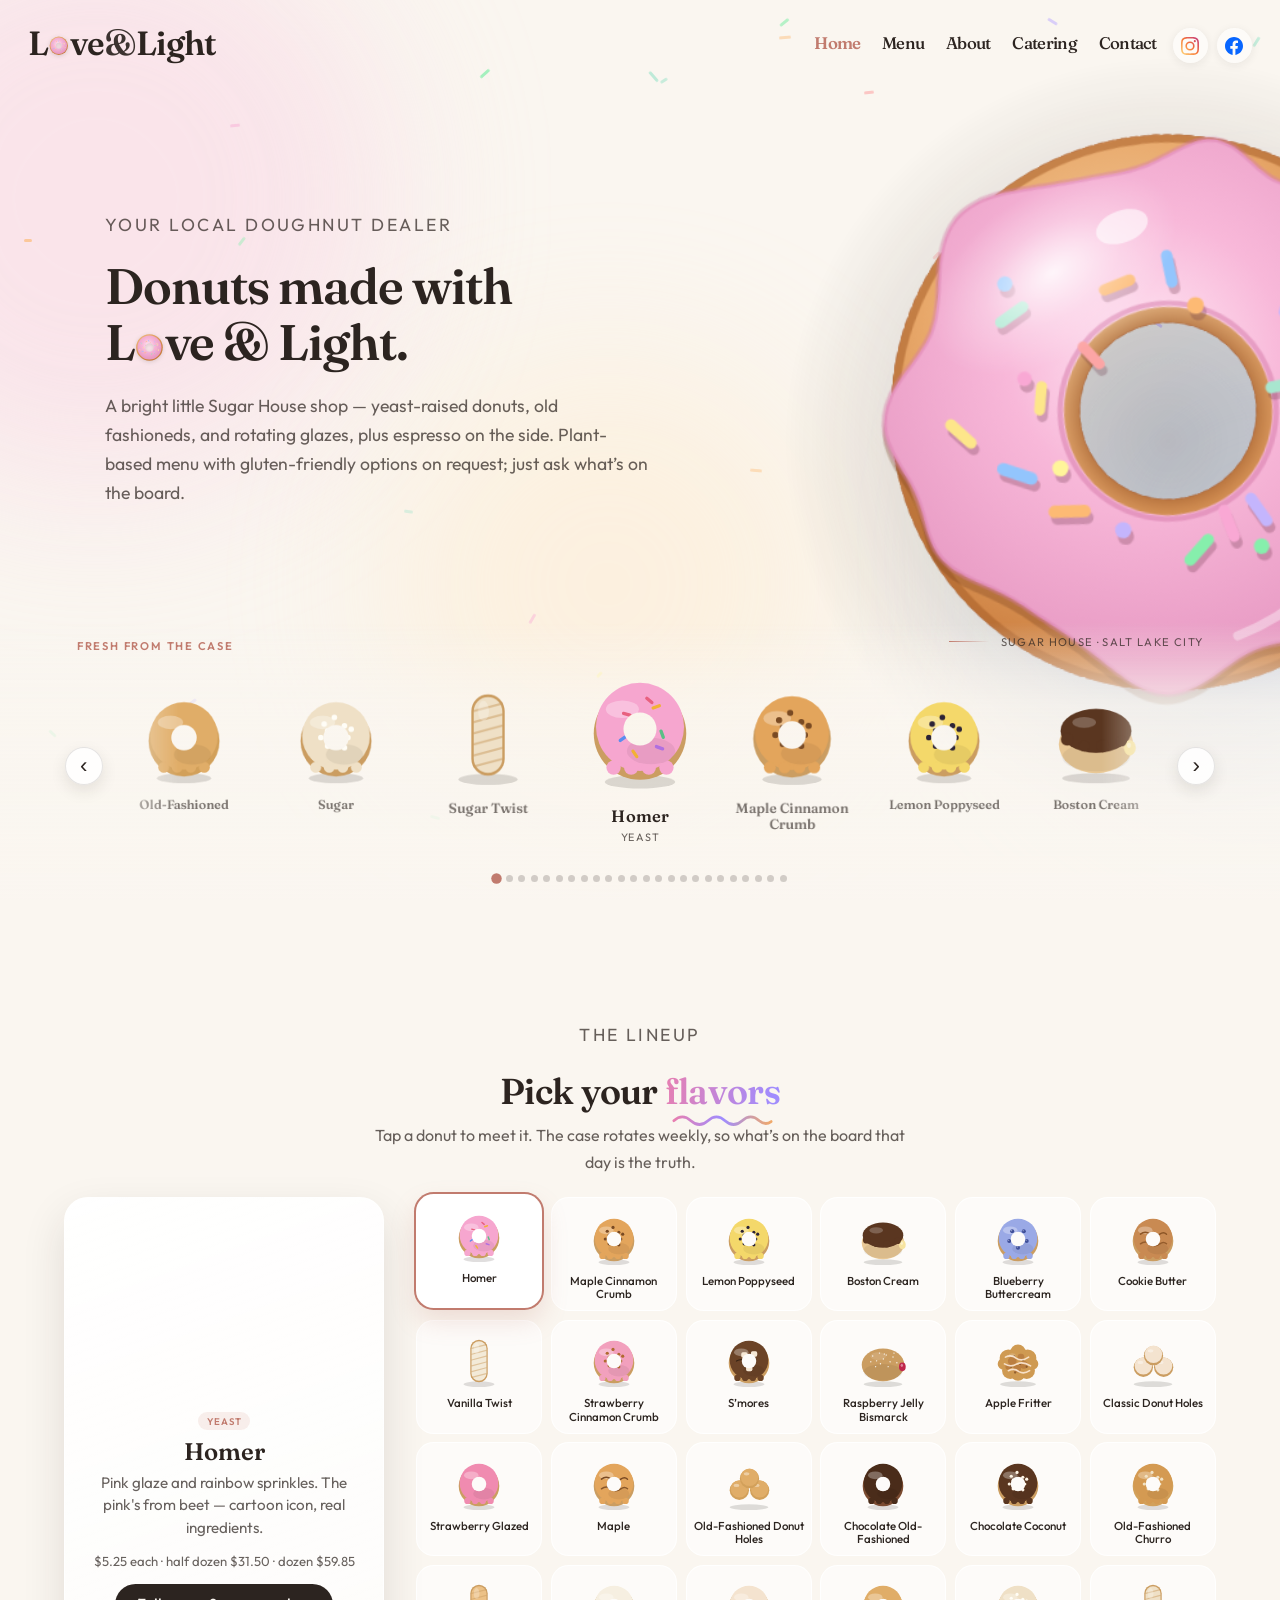
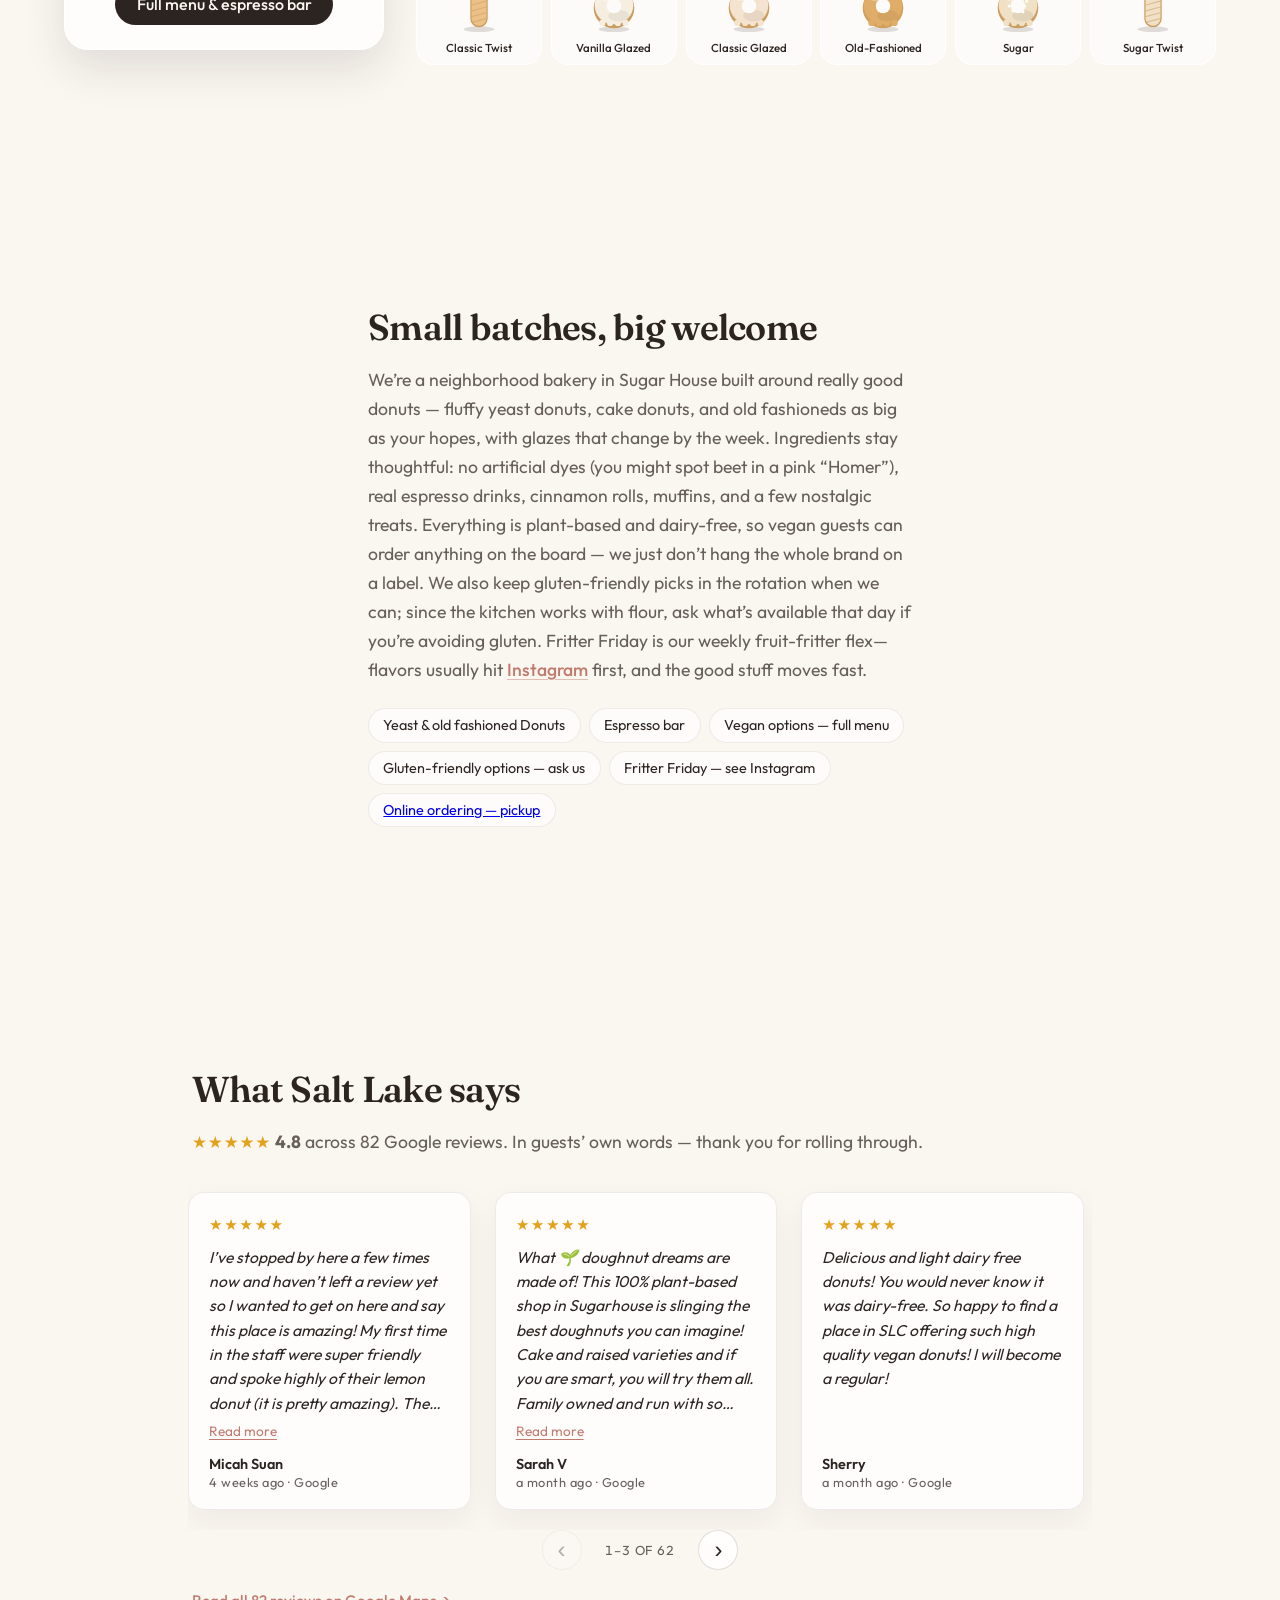
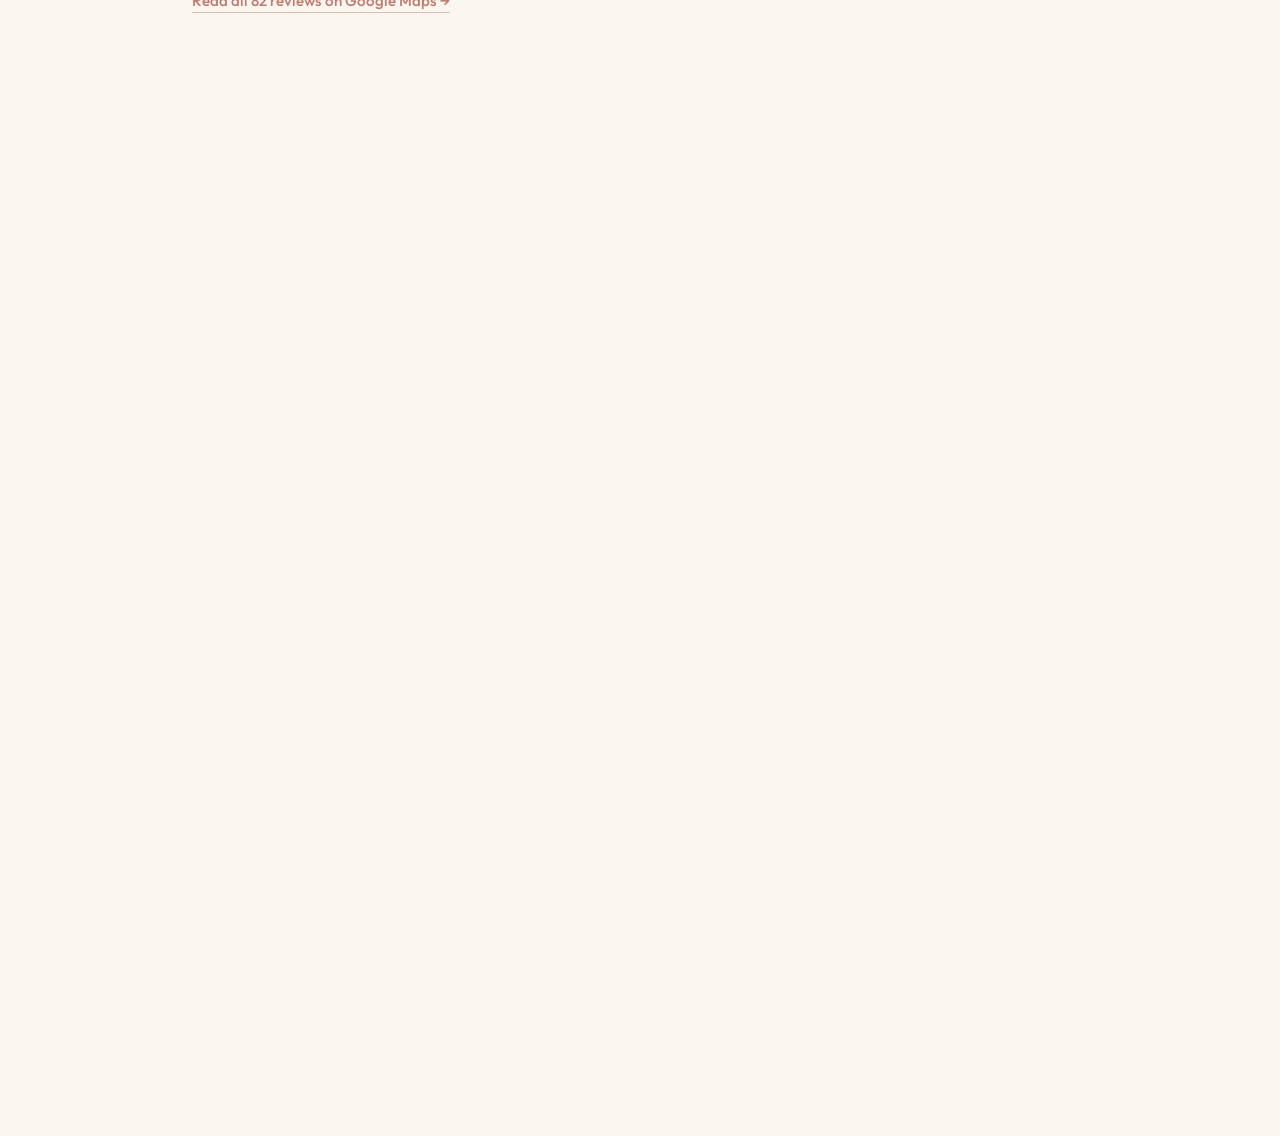
<file: index.html>
<!DOCTYPE html>
<html lang="en">
<head>
  <meta charset="UTF-8" />
  <meta name="viewport" content="width=device-width, initial-scale=1.0" />
  <title>Love &amp; Light Bakery</title>
  <meta name="description" content="Love &amp; Light Bakery — handmade yeast and cake donuts, espresso, and small-batch treats in Sugar House, Salt Lake City. Vegan and dairy-free menu, plus gluten-friendly options." />
  <meta name="theme-color" content="#faf6f0" />
  <link rel="icon" href="favicon.svg" type="image/svg+xml" sizes="any" />
  <link rel="apple-touch-icon" href="favicon.svg" />
  <!-- Open Graph / iMessage: og-image.png is 1200×630 PNG (SVG previews are unreliable in messages). -->
  <link rel="canonical" href="https://loveandlightbakery.com/" />
  <meta property="og:type" content="website" />
  <meta property="og:site_name" content="Love &amp; Light Bakery" />
  <meta property="og:title" content="Love &amp; Light Bakery" />
  <meta property="og:description" content="Handmade yeast and cake donuts, espresso, and small-batch treats in Sugar House, Salt Lake City. Plant-based menu with gluten-friendly options." />
  <meta property="og:url" content="https://loveandlightbakery.com/" />
  <meta property="og:image" content="https://loveandlightbakery.com/og-image.png" />
  <meta property="og:image:width" content="1200" />
  <meta property="og:image:height" content="630" />
  <meta property="og:image:type" content="image/png" />
  <meta property="og:image:alt" content="Love &amp; Light Bakery donut illustration" />
  <meta name="twitter:card" content="summary_large_image" />
  <meta name="twitter:title" content="Love &amp; Light Bakery" />
  <meta name="twitter:description" content="Handmade donuts &amp; espresso in Sugar House, Salt Lake City. Plant-based menu, gluten-friendly options." />
  <meta name="twitter:image" content="https://loveandlightbakery.com/og-image.png" />
  <link rel="preconnect" href="https://fonts.googleapis.com" />
  <link rel="preconnect" href="https://fonts.gstatic.com" crossorigin />
  <link href="https://fonts.googleapis.com/css2?family=Fraunces:ital,opsz,wght@0,9..144,400;0,9..144,600;1,9..144,400&family=Outfit:wght@300;400;500&display=swap" rel="stylesheet" />
  <link rel="stylesheet" href="styles.css?v=21" />
</head>
<body class="page--home">
  <a class="skip-link" href="#stage-stack">Skip to content</a>
  <div class="ambient" aria-hidden="true">
    <div class="ambient__orb ambient__orb--1"></div>
    <div class="ambient__orb ambient__orb--2"></div>
    <div class="ambient__orb ambient__orb--3"></div>
  </div>

  <header class="top-bar">
    <div class="top-bar__shell">
      <a class="top-bar__logo" href="index.html" aria-label="Love &amp; Light Bakery — Home">
        <span class="top-bar__mark">
          <span class="visually-hidden">Love &amp; Light</span>
          <span class="top-bar__wordmark" aria-hidden="true">
            <span class="love-with-donut">
              <span class="love-with-donut__visual"
                >L<svg
                  class="love-o-donut"
                  xmlns="http://www.w3.org/2000/svg"
                  viewBox="0 0 200 200"
                  focusable="false"
                >
                  <defs>
                    <radialGradient id="barDoughGrad" cx="40%" cy="35%" r="65%">
                      <stop offset="0%" stop-color="#f5d4a8" />
                      <stop offset="55%" stop-color="#e8a86a" />
                      <stop offset="100%" stop-color="#c97b3c" />
                    </radialGradient>
                    <radialGradient id="barIcingGrad" cx="45%" cy="40%" r="55%">
                      <stop offset="0%" stop-color="#ffe8f4" />
                      <stop offset="45%" stop-color="#f8b8d9" />
                      <stop offset="100%" stop-color="#e89bc4" />
                    </radialGradient>
                    <mask id="barHoleMask" maskUnits="userSpaceOnUse" x="0" y="0" width="200" height="200">
                      <rect x="0" y="0" width="200" height="200" fill="white" />
                      <circle cx="100" cy="100" r="23" fill="black" />
                    </mask>
                  </defs>
                  <g mask="url(#barHoleMask)">
                    <circle cx="100" cy="100" r="72" fill="url(#barDoughGrad)" />
                    <circle cx="100" cy="100" r="65" fill="url(#barIcingGrad)" />
                    <g>
                      <rect x="138" y="78" width="11" height="3.2" rx="1.6" fill="#fff59a" transform="rotate(18 138 78)" />
                      <rect x="52" y="82" width="10" height="3" rx="1.5" fill="#a8e6cf" transform="rotate(-42 52 82)" />
                      <rect x="124" y="118" width="10" height="3" rx="1.5" fill="#c4b5fd" transform="rotate(48 124 118)" />
                      <rect x="72" y="128" width="11" height="3.2" rx="1.6" fill="#fdba74" transform="rotate(-8 72 128)" />
                      <rect x="96" y="58" width="10" height="3" rx="1.5" fill="#93c5fd" transform="rotate(72 96 58)" />
                      <rect x="152" y="96" width="9" height="2.8" rx="1.4" fill="#f9a8d4" transform="rotate(-22 152 96)" />
                      <rect x="44" y="108" width="10" height="3" rx="1.5" fill="#fde68a" transform="rotate(35 44 108)" />
                      <rect x="108" y="138" width="10" height="3" rx="1.5" fill="#86efac" transform="rotate(-55 108 138)" />
                      <rect x="130" y="64" width="9" height="2.8" rx="1.4" fill="#c4b5fd" transform="rotate(102 130 64)" />
                      <rect x="78" y="70" width="10" height="3" rx="1.5" fill="#fdba74" transform="rotate(-28 78 70)" />
                      <rect x="58" y="118" width="11" height="3.2" rx="1.6" fill="#93c5fd" transform="rotate(12 58 118)" />
                      <rect x="146" y="118" width="10" height="3" rx="1.5" fill="#fff59a" transform="rotate(-65 146 118)" />
                      <rect x="76" y="84" width="9" height="2.8" rx="1.4" fill="#fca5a5" transform="rotate(40 76 84)" />
                      <rect x="124" y="90" width="10" height="3" rx="1.5" fill="#a8e6cf" transform="rotate(-18 124 90)" />
                      <rect x="68" y="96" width="9" height="2.8" rx="1.4" fill="#fde68a" transform="rotate(88 68 96)" />
                      <rect x="118" y="122" width="10" height="3" rx="1.5" fill="#f9a8d4" transform="rotate(62 118 122)" />
                      <circle cx="142" cy="88" r="2.2" fill="#fff59a" />
                      <circle cx="54" cy="72" r="2" fill="#93c5fd" />
                      <circle cx="92" cy="132" r="2.1" fill="#c4b5fd" />
                      <circle cx="128" cy="132" r="2" fill="#86efac" />
                      <circle cx="104" cy="72" r="2.2" fill="#fdba74" />
                      <circle cx="62" cy="96" r="1.9" fill="#f9a8d4" />
                      <circle cx="136" cy="108" r="2" fill="#fde68a" />
                      <circle cx="74" cy="118" r="2.1" fill="#fff59a" />
                    </g>
                  </g>
                </svg>ve</span>
            </span>
            <span class="top-bar__amp"> &amp; </span>
            <span class="h1-glow top-bar__glow">Light</span>
          </span>
        </span>
      </a>
      <div class="top-bar__nav-cluster">
        <button type="button" class="nav-bun" id="nav-toggle" aria-expanded="false" aria-controls="site-menu" aria-label="Open menu">
          <span class="nav-bun__face" aria-hidden="true">
            <span class="nav-bun__icing"></span>
            <span class="nav-bun__seed nav-bun__seed--1"></span>
            <span class="nav-bun__seed nav-bun__seed--2"></span>
            <span class="nav-bun__seed nav-bun__seed--3"></span>
          </span>
        </button>
        <div class="nav-hint" id="nav-hint" role="status" aria-live="polite">
          <span class="nav-hint__label">click me</span>
        </div>
      </div>
    </div>
    <nav id="site-menu" class="site-nav" aria-label="Primary">
      <div class="site-nav__scrim" aria-hidden="true"></div>
      <div class="site-nav__panel">
        <p class="site-nav__tagline" aria-hidden="true">Pick your glaze path ✦</p>
        <ul class="site-nav__list" role="list">
          <li><a class="site-nav__link" href="index.html" aria-current="page">Home</a></li>
          <li><a class="site-nav__link" href="menu.html">Menu</a></li>
          <li><a class="site-nav__link" href="about.html">About</a></li>
          <li><a class="site-nav__link" href="catering.html">Catering</a></li>
          <li><a class="site-nav__link" href="contact.html">Contact</a></li>
        </ul>
        <div class="site-nav__social">
          <ul class="social-icons" role="list" aria-label="Social media">
            <li>
              <a class="social-icons__link" href="https://www.instagram.com/loveandlightbakeryy/" target="_blank" rel="noopener noreferrer me" aria-label="Love &amp; Light Bakery on Instagram">
                <img class="social-icons__img" src="icons/instagram.svg" alt="" width="22" height="22" decoding="async" />
              </a>
            </li>
            <li>
              <a class="social-icons__link" href="https://www.facebook.com/p/Love-Light-Bakery-100088780961463/" target="_blank" rel="noopener noreferrer me" aria-label="Love &amp; Light Bakery on Facebook">
                <img class="social-icons__img" src="icons/facebook.svg" alt="" width="22" height="22" decoding="async" />
              </a>
            </li>
          </ul>
        </div>
      </div>
    </nav>
  </header>

  <div class="story-scroll" id="story-scroll">
    <div class="story-pin">
    <div class="backdrop-stack" id="backdrop-stack" aria-hidden="true">
      <div class="backdrop-slide backdrop-slide--hero"></div>
      <div class="backdrop-slide backdrop-slide--menu"></div>
      <div class="backdrop-slide backdrop-slide--story"></div>
      <div class="backdrop-slide backdrop-slide--reviews"></div>
      <div class="backdrop-slide backdrop-slide--visit"></div>
    </div>
    <div class="donut-stage" aria-hidden="true">
      <div class="donut" id="rolling-donut">
      <div class="donut__shadow"></div>
      <div class="donut__tilt">
        <div class="donut__spin">
        <svg class="donut__layer donut__layer--rim donut__layer--rim-3" viewBox="0 0 200 200" xmlns="http://www.w3.org/2000/svg" aria-hidden="true">
          <defs>
            <mask id="rimHole3" maskUnits="userSpaceOnUse" x="0" y="0" width="200" height="200">
              <rect width="200" height="200" fill="white" />
              <circle cx="100" cy="100" r="23" fill="black" />
            </mask>
          </defs>
          <g mask="url(#rimHole3)">
            <circle cx="100" cy="100" r="72" fill="#8f4a1c" />
          </g>
        </svg>
        <svg class="donut__layer donut__layer--rim donut__layer--rim-2" viewBox="0 0 200 200" xmlns="http://www.w3.org/2000/svg" aria-hidden="true">
          <defs>
            <mask id="rimHole2" maskUnits="userSpaceOnUse" x="0" y="0" width="200" height="200">
              <rect width="200" height="200" fill="white" />
              <circle cx="100" cy="100" r="23" fill="black" />
            </mask>
          </defs>
          <g mask="url(#rimHole2)">
            <circle cx="100" cy="100" r="72" fill="#a0562a" />
          </g>
        </svg>
        <svg class="donut__layer donut__layer--rim donut__layer--rim-1" viewBox="0 0 200 200" xmlns="http://www.w3.org/2000/svg" aria-hidden="true">
          <defs>
            <mask id="rimHole1" maskUnits="userSpaceOnUse" x="0" y="0" width="200" height="200">
              <rect width="200" height="200" fill="white" />
              <circle cx="100" cy="100" r="23" fill="black" />
            </mask>
          </defs>
          <g mask="url(#rimHole1)">
            <circle cx="100" cy="100" r="72" fill="#b2663a" />
          </g>
        </svg>
        <svg class="donut__layer donut__layer--dough" viewBox="0 0 200 200" xmlns="http://www.w3.org/2000/svg" aria-hidden="true">
          <defs>
            <radialGradient id="doughGrad" cx="40%" cy="35%" r="65%">
              <stop offset="0%" stop-color="#f5d4a8" />
              <stop offset="55%" stop-color="#e8a86a" />
              <stop offset="100%" stop-color="#c97b3c" />
            </radialGradient>
            <radialGradient id="doughWallGrad" cx="50%" cy="50%" r="50%">
              <stop offset="0%" stop-color="#8f4a1c" />
              <stop offset="60%" stop-color="#8f4a1c" stop-opacity="0.9" />
              <stop offset="100%" stop-color="#c97b3c" stop-opacity="0" />
            </radialGradient>
            <mask id="donutHoleMask" maskUnits="userSpaceOnUse" x="0" y="0" width="200" height="200">
              <rect width="200" height="200" fill="white" />
              <circle cx="100" cy="100" r="23" fill="black" />
            </mask>
          </defs>
          <g mask="url(#donutHoleMask)">
            <circle cx="100" cy="100" r="72" fill="url(#doughGrad)" />
            <circle cx="100" cy="100" r="71" fill="none" stroke="#a85f29" stroke-width="2" opacity="0.55" />
            <circle cx="100" cy="100" r="33" fill="url(#doughWallGrad)" opacity="0.9" />
          </g>
        </svg>
        <svg class="donut__layer donut__layer--icing" viewBox="0 0 200 200" xmlns="http://www.w3.org/2000/svg" aria-hidden="true">
          <defs>
            <radialGradient id="icingGrad" cx="45%" cy="40%" r="55%">
              <stop offset="0%" stop-color="#ffe8f4" />
              <stop offset="45%" stop-color="#f8b8d9" />
              <stop offset="100%" stop-color="#e89bc4" />
            </radialGradient>
            <mask id="icingHoleMask" maskUnits="userSpaceOnUse" x="0" y="0" width="200" height="200">
              <rect width="200" height="200" fill="white" />
              <circle cx="100" cy="100" r="27" fill="black" />
            </mask>
          </defs>
          <g mask="url(#icingHoleMask)">
            <path d="M172.7 100.0 C172.7 101.6 172.4 103.2 172.1 104.7C171.7 106.3 171.0 107.8 170.4 109.3C169.7 110.7 168.8 112.1 168.0 113.5C167.2 114.9 166.3 116.2 165.4 117.5C164.6 118.8 163.8 120.1 163.0 121.4C162.2 122.7 161.5 123.9 160.9 125.2C160.2 126.5 159.7 127.8 159.2 129.2C158.6 130.5 158.2 131.9 157.8 133.4C157.4 134.8 157.1 136.4 156.7 137.9C156.3 139.4 155.9 141.0 155.3 142.5C154.8 143.9 154.1 145.4 153.3 146.7C152.5 148.0 151.4 149.3 150.3 150.3C149.1 151.3 147.7 152.1 146.3 152.8C144.9 153.5 143.3 154.0 141.8 154.4C140.3 154.9 138.7 155.2 137.2 155.7C135.7 156.1 134.3 156.5 132.9 157.0C131.5 157.5 130.3 158.1 129.0 158.8C127.8 159.5 126.6 160.4 125.4 161.3C124.2 162.3 123.1 163.4 121.9 164.4C120.7 165.5 119.5 166.7 118.2 167.7C116.8 168.8 115.5 169.8 114.0 170.6C112.6 171.4 111.1 172.0 109.5 172.4C108.0 172.7 106.3 172.8 104.8 172.6C103.2 172.4 101.5 171.9 100.0 171.3C98.5 170.8 96.9 169.9 95.5 169.1C94.0 168.4 92.6 167.4 91.2 166.6C89.9 165.8 88.5 165.0 87.2 164.2C85.9 163.4 84.7 162.7 83.4 162.0C82.1 161.3 80.9 160.7 79.6 160.0C78.4 159.4 77.1 158.8 75.9 158.2C74.7 157.5 73.5 156.9 72.2 156.3C71.0 155.7 69.8 155.0 68.6 154.4C67.3 153.8 66.1 153.3 64.8 152.7C63.5 152.2 62.1 151.7 60.7 151.2C59.3 150.7 57.8 150.3 56.3 149.8C54.8 149.3 53.2 148.9 51.8 148.2C50.3 147.6 48.8 146.9 47.6 146.0C46.3 145.1 45.2 144.0 44.2 142.8C43.3 141.6 42.5 140.2 41.9 138.9C41.2 137.5 40.7 136.0 40.1 134.6C39.5 133.2 38.9 131.8 38.2 130.5C37.5 129.1 36.7 127.9 35.8 126.6C34.9 125.3 33.8 124.1 32.8 122.8C31.9 121.5 30.7 120.2 29.9 118.8C29.0 117.4 28.2 115.9 27.6 114.4C27.1 112.9 26.9 111.2 26.9 109.6C26.9 108.0 27.2 106.3 27.7 104.7C28.1 103.1 28.9 101.5 29.7 100.0C30.4 98.5 31.4 97.0 32.2 95.6C33.0 94.1 33.8 92.7 34.4 91.4C35.1 90.0 35.7 88.7 36.1 87.3C36.5 85.9 36.7 84.5 36.9 83.1C37.0 81.6 37.0 80.2 37.0 78.6C37.0 77.1 36.8 75.4 36.7 73.8C36.6 72.1 36.4 70.4 36.4 68.7C36.4 66.9 36.5 65.1 36.7 63.5C37.0 61.8 37.4 60.1 38.1 58.6C38.7 57.1 39.6 55.7 40.7 54.5C41.8 53.3 43.1 52.2 44.5 51.3C45.8 50.4 47.4 49.7 49.0 49.0C50.6 48.3 52.2 47.8 53.8 47.4C55.4 46.9 57.0 46.5 58.6 46.0C60.1 45.6 61.7 45.2 63.1 44.8C64.6 44.4 66.0 44.0 67.4 43.6C68.8 43.2 70.2 42.7 71.6 42.3C72.9 41.9 74.3 41.5 75.6 41.1C76.9 40.7 78.3 40.3 79.6 39.9C80.9 39.5 82.2 39.1 83.5 38.5C84.8 38.0 86.1 37.4 87.4 36.7C88.7 36.0 90.0 35.1 91.3 34.2C92.7 33.3 94.1 32.2 95.5 31.4C96.9 30.5 98.5 29.5 100.0 29.0C101.5 28.5 103.2 28.2 104.7 28.3C106.2 28.5 107.8 29.0 109.3 29.7C110.7 30.4 112.1 31.5 113.4 32.4C114.8 33.3 116.0 34.4 117.4 35.2C118.7 36.0 119.9 36.8 121.3 37.2C122.7 37.7 124.1 37.9 125.7 38.1C127.2 38.2 128.9 38.0 130.6 38.0C132.2 38.0 134.1 37.8 135.8 38.1C137.4 38.3 139.2 38.6 140.6 39.3C142.0 40.0 143.2 41.1 144.2 42.4C145.1 43.7 145.8 45.5 146.4 47.1C147.0 48.7 147.3 50.6 147.8 52.2C148.2 53.8 148.6 55.5 149.1 56.9C149.6 58.4 150.1 59.8 150.7 61.1C151.3 62.4 151.9 63.6 152.6 64.9C153.2 66.1 153.9 67.3 154.6 68.5C155.3 69.7 156.0 70.9 156.7 72.0C157.4 73.2 158.2 74.4 159.0 75.6C159.8 76.7 160.7 77.9 161.6 79.1C162.5 80.3 163.5 81.5 164.4 82.7C165.4 84.0 166.5 85.3 167.4 86.6C168.3 87.9 169.3 89.3 170.1 90.8C170.8 92.2 171.5 93.7 172.0 95.3C172.4 96.8 172.6 98.4 172.7 100.0Z" fill="rgba(112,58,24,0.3)" transform="translate(0 2.6)" />
            <path d="M172.7 100.0 C172.7 101.6 172.4 103.2 172.1 104.7C171.7 106.3 171.0 107.8 170.4 109.3C169.7 110.7 168.8 112.1 168.0 113.5C167.2 114.9 166.3 116.2 165.4 117.5C164.6 118.8 163.8 120.1 163.0 121.4C162.2 122.7 161.5 123.9 160.9 125.2C160.2 126.5 159.7 127.8 159.2 129.2C158.6 130.5 158.2 131.9 157.8 133.4C157.4 134.8 157.1 136.4 156.7 137.9C156.3 139.4 155.9 141.0 155.3 142.5C154.8 143.9 154.1 145.4 153.3 146.7C152.5 148.0 151.4 149.3 150.3 150.3C149.1 151.3 147.7 152.1 146.3 152.8C144.9 153.5 143.3 154.0 141.8 154.4C140.3 154.9 138.7 155.2 137.2 155.7C135.7 156.1 134.3 156.5 132.9 157.0C131.5 157.5 130.3 158.1 129.0 158.8C127.8 159.5 126.6 160.4 125.4 161.3C124.2 162.3 123.1 163.4 121.9 164.4C120.7 165.5 119.5 166.7 118.2 167.7C116.8 168.8 115.5 169.8 114.0 170.6C112.6 171.4 111.1 172.0 109.5 172.4C108.0 172.7 106.3 172.8 104.8 172.6C103.2 172.4 101.5 171.9 100.0 171.3C98.5 170.8 96.9 169.9 95.5 169.1C94.0 168.4 92.6 167.4 91.2 166.6C89.9 165.8 88.5 165.0 87.2 164.2C85.9 163.4 84.7 162.7 83.4 162.0C82.1 161.3 80.9 160.7 79.6 160.0C78.4 159.4 77.1 158.8 75.9 158.2C74.7 157.5 73.5 156.9 72.2 156.3C71.0 155.7 69.8 155.0 68.6 154.4C67.3 153.8 66.1 153.3 64.8 152.7C63.5 152.2 62.1 151.7 60.7 151.2C59.3 150.7 57.8 150.3 56.3 149.8C54.8 149.3 53.2 148.9 51.8 148.2C50.3 147.6 48.8 146.9 47.6 146.0C46.3 145.1 45.2 144.0 44.2 142.8C43.3 141.6 42.5 140.2 41.9 138.9C41.2 137.5 40.7 136.0 40.1 134.6C39.5 133.2 38.9 131.8 38.2 130.5C37.5 129.1 36.7 127.9 35.8 126.6C34.9 125.3 33.8 124.1 32.8 122.8C31.9 121.5 30.7 120.2 29.9 118.8C29.0 117.4 28.2 115.9 27.6 114.4C27.1 112.9 26.9 111.2 26.9 109.6C26.9 108.0 27.2 106.3 27.7 104.7C28.1 103.1 28.9 101.5 29.7 100.0C30.4 98.5 31.4 97.0 32.2 95.6C33.0 94.1 33.8 92.7 34.4 91.4C35.1 90.0 35.7 88.7 36.1 87.3C36.5 85.9 36.7 84.5 36.9 83.1C37.0 81.6 37.0 80.2 37.0 78.6C37.0 77.1 36.8 75.4 36.7 73.8C36.6 72.1 36.4 70.4 36.4 68.7C36.4 66.9 36.5 65.1 36.7 63.5C37.0 61.8 37.4 60.1 38.1 58.6C38.7 57.1 39.6 55.7 40.7 54.5C41.8 53.3 43.1 52.2 44.5 51.3C45.8 50.4 47.4 49.7 49.0 49.0C50.6 48.3 52.2 47.8 53.8 47.4C55.4 46.9 57.0 46.5 58.6 46.0C60.1 45.6 61.7 45.2 63.1 44.8C64.6 44.4 66.0 44.0 67.4 43.6C68.8 43.2 70.2 42.7 71.6 42.3C72.9 41.9 74.3 41.5 75.6 41.1C76.9 40.7 78.3 40.3 79.6 39.9C80.9 39.5 82.2 39.1 83.5 38.5C84.8 38.0 86.1 37.4 87.4 36.7C88.7 36.0 90.0 35.1 91.3 34.2C92.7 33.3 94.1 32.2 95.5 31.4C96.9 30.5 98.5 29.5 100.0 29.0C101.5 28.5 103.2 28.2 104.7 28.3C106.2 28.5 107.8 29.0 109.3 29.7C110.7 30.4 112.1 31.5 113.4 32.4C114.8 33.3 116.0 34.4 117.4 35.2C118.7 36.0 119.9 36.8 121.3 37.2C122.7 37.7 124.1 37.9 125.7 38.1C127.2 38.2 128.9 38.0 130.6 38.0C132.2 38.0 134.1 37.8 135.8 38.1C137.4 38.3 139.2 38.6 140.6 39.3C142.0 40.0 143.2 41.1 144.2 42.4C145.1 43.7 145.8 45.5 146.4 47.1C147.0 48.7 147.3 50.6 147.8 52.2C148.2 53.8 148.6 55.5 149.1 56.9C149.6 58.4 150.1 59.8 150.7 61.1C151.3 62.4 151.9 63.6 152.6 64.9C153.2 66.1 153.9 67.3 154.6 68.5C155.3 69.7 156.0 70.9 156.7 72.0C157.4 73.2 158.2 74.4 159.0 75.6C159.8 76.7 160.7 77.9 161.6 79.1C162.5 80.3 163.5 81.5 164.4 82.7C165.4 84.0 166.5 85.3 167.4 86.6C168.3 87.9 169.3 89.3 170.1 90.8C170.8 92.2 171.5 93.7 172.0 95.3C172.4 96.8 172.6 98.4 172.7 100.0Z" fill="url(#icingGrad)" />
            <path d="M172.7 100.0 C172.7 101.6 172.4 103.2 172.1 104.7C171.7 106.3 171.0 107.8 170.4 109.3C169.7 110.7 168.8 112.1 168.0 113.5C167.2 114.9 166.3 116.2 165.4 117.5C164.6 118.8 163.8 120.1 163.0 121.4C162.2 122.7 161.5 123.9 160.9 125.2C160.2 126.5 159.7 127.8 159.2 129.2C158.6 130.5 158.2 131.9 157.8 133.4C157.4 134.8 157.1 136.4 156.7 137.9C156.3 139.4 155.9 141.0 155.3 142.5C154.8 143.9 154.1 145.4 153.3 146.7C152.5 148.0 151.4 149.3 150.3 150.3C149.1 151.3 147.7 152.1 146.3 152.8C144.9 153.5 143.3 154.0 141.8 154.4C140.3 154.9 138.7 155.2 137.2 155.7C135.7 156.1 134.3 156.5 132.9 157.0C131.5 157.5 130.3 158.1 129.0 158.8C127.8 159.5 126.6 160.4 125.4 161.3C124.2 162.3 123.1 163.4 121.9 164.4C120.7 165.5 119.5 166.7 118.2 167.7C116.8 168.8 115.5 169.8 114.0 170.6C112.6 171.4 111.1 172.0 109.5 172.4C108.0 172.7 106.3 172.8 104.8 172.6C103.2 172.4 101.5 171.9 100.0 171.3C98.5 170.8 96.9 169.9 95.5 169.1C94.0 168.4 92.6 167.4 91.2 166.6C89.9 165.8 88.5 165.0 87.2 164.2C85.9 163.4 84.7 162.7 83.4 162.0C82.1 161.3 80.9 160.7 79.6 160.0C78.4 159.4 77.1 158.8 75.9 158.2C74.7 157.5 73.5 156.9 72.2 156.3C71.0 155.7 69.8 155.0 68.6 154.4C67.3 153.8 66.1 153.3 64.8 152.7C63.5 152.2 62.1 151.7 60.7 151.2C59.3 150.7 57.8 150.3 56.3 149.8C54.8 149.3 53.2 148.9 51.8 148.2C50.3 147.6 48.8 146.9 47.6 146.0C46.3 145.1 45.2 144.0 44.2 142.8C43.3 141.6 42.5 140.2 41.9 138.9C41.2 137.5 40.7 136.0 40.1 134.6C39.5 133.2 38.9 131.8 38.2 130.5C37.5 129.1 36.7 127.9 35.8 126.6C34.9 125.3 33.8 124.1 32.8 122.8C31.9 121.5 30.7 120.2 29.9 118.8C29.0 117.4 28.2 115.9 27.6 114.4C27.1 112.9 26.9 111.2 26.9 109.6C26.9 108.0 27.2 106.3 27.7 104.7C28.1 103.1 28.9 101.5 29.7 100.0C30.4 98.5 31.4 97.0 32.2 95.6C33.0 94.1 33.8 92.7 34.4 91.4C35.1 90.0 35.7 88.7 36.1 87.3C36.5 85.9 36.7 84.5 36.9 83.1C37.0 81.6 37.0 80.2 37.0 78.6C37.0 77.1 36.8 75.4 36.7 73.8C36.6 72.1 36.4 70.4 36.4 68.7C36.4 66.9 36.5 65.1 36.7 63.5C37.0 61.8 37.4 60.1 38.1 58.6C38.7 57.1 39.6 55.7 40.7 54.5C41.8 53.3 43.1 52.2 44.5 51.3C45.8 50.4 47.4 49.7 49.0 49.0C50.6 48.3 52.2 47.8 53.8 47.4C55.4 46.9 57.0 46.5 58.6 46.0C60.1 45.6 61.7 45.2 63.1 44.8C64.6 44.4 66.0 44.0 67.4 43.6C68.8 43.2 70.2 42.7 71.6 42.3C72.9 41.9 74.3 41.5 75.6 41.1C76.9 40.7 78.3 40.3 79.6 39.9C80.9 39.5 82.2 39.1 83.5 38.5C84.8 38.0 86.1 37.4 87.4 36.7C88.7 36.0 90.0 35.1 91.3 34.2C92.7 33.3 94.1 32.2 95.5 31.4C96.9 30.5 98.5 29.5 100.0 29.0C101.5 28.5 103.2 28.2 104.7 28.3C106.2 28.5 107.8 29.0 109.3 29.7C110.7 30.4 112.1 31.5 113.4 32.4C114.8 33.3 116.0 34.4 117.4 35.2C118.7 36.0 119.9 36.8 121.3 37.2C122.7 37.7 124.1 37.9 125.7 38.1C127.2 38.2 128.9 38.0 130.6 38.0C132.2 38.0 134.1 37.8 135.8 38.1C137.4 38.3 139.2 38.6 140.6 39.3C142.0 40.0 143.2 41.1 144.2 42.4C145.1 43.7 145.8 45.5 146.4 47.1C147.0 48.7 147.3 50.6 147.8 52.2C148.2 53.8 148.6 55.5 149.1 56.9C149.6 58.4 150.1 59.8 150.7 61.1C151.3 62.4 151.9 63.6 152.6 64.9C153.2 66.1 153.9 67.3 154.6 68.5C155.3 69.7 156.0 70.9 156.7 72.0C157.4 73.2 158.2 74.4 159.0 75.6C159.8 76.7 160.7 77.9 161.6 79.1C162.5 80.3 163.5 81.5 164.4 82.7C165.4 84.0 166.5 85.3 167.4 86.6C168.3 87.9 169.3 89.3 170.1 90.8C170.8 92.2 171.5 93.7 172.0 95.3C172.4 96.8 172.6 98.4 172.7 100.0Z" fill="none" stroke="rgba(214,122,170,0.42)" stroke-width="1.4" />
            <circle cx="100" cy="100" r="28" fill="none" stroke="rgba(214,122,170,0.5)" stroke-width="1.4" />
          </g>
        </svg>
        <svg class="donut__layer donut__layer--sprinkles" viewBox="0 0 200 200" xmlns="http://www.w3.org/2000/svg" aria-hidden="true">
          <g class="donut__sprinkle-shadows" transform="translate(0.9 1.6)">
            <rect x="138" y="78" width="11" height="3.2" rx="1.6" fill="rgba(96,44,62,0.26)" transform="rotate(18 138 78)" />
            <rect x="52" y="82" width="10" height="3" rx="1.5" fill="rgba(96,44,62,0.26)" transform="rotate(-42 52 82)" />
            <rect x="124" y="118" width="10" height="3" rx="1.5" fill="rgba(96,44,62,0.26)" transform="rotate(48 124 118)" />
            <rect x="72" y="128" width="11" height="3.2" rx="1.6" fill="rgba(96,44,62,0.26)" transform="rotate(-8 72 128)" />
            <rect x="96" y="58" width="10" height="3" rx="1.5" fill="rgba(96,44,62,0.26)" transform="rotate(72 96 58)" />
            <rect x="152" y="96" width="9" height="2.8" rx="1.4" fill="rgba(96,44,62,0.26)" transform="rotate(-22 152 96)" />
            <rect x="44" y="108" width="10" height="3" rx="1.5" fill="rgba(96,44,62,0.26)" transform="rotate(35 44 108)" />
            <rect x="108" y="138" width="10" height="3" rx="1.5" fill="rgba(96,44,62,0.26)" transform="rotate(-55 108 138)" />
            <rect x="130" y="64" width="9" height="2.8" rx="1.4" fill="rgba(96,44,62,0.26)" transform="rotate(102 130 64)" />
            <rect x="78" y="70" width="10" height="3" rx="1.5" fill="rgba(96,44,62,0.26)" transform="rotate(-28 78 70)" />
            <rect x="58" y="118" width="11" height="3.2" rx="1.6" fill="rgba(96,44,62,0.26)" transform="rotate(12 58 118)" />
            <rect x="146" y="118" width="10" height="3" rx="1.5" fill="rgba(96,44,62,0.26)" transform="rotate(-65 146 118)" />
            <rect x="76" y="84" width="9" height="2.8" rx="1.4" fill="rgba(96,44,62,0.26)" transform="rotate(40 76 84)" />
            <rect x="124" y="90" width="10" height="3" rx="1.5" fill="rgba(96,44,62,0.26)" transform="rotate(-18 124 90)" />
            <rect x="68" y="96" width="9" height="2.8" rx="1.4" fill="rgba(96,44,62,0.26)" transform="rotate(88 68 96)" />
            <rect x="118" y="122" width="10" height="3" rx="1.5" fill="rgba(96,44,62,0.26)" transform="rotate(62 118 122)" />
            <circle cx="142" cy="88" r="2.2" fill="rgba(96,44,62,0.26)" />
            <circle cx="54" cy="72" r="2" fill="rgba(96,44,62,0.26)" />
            <circle cx="92" cy="132" r="2.1" fill="rgba(96,44,62,0.26)" />
            <circle cx="128" cy="132" r="2" fill="rgba(96,44,62,0.26)" />
            <circle cx="104" cy="72" r="2.2" fill="rgba(96,44,62,0.26)" />
            <circle cx="62" cy="96" r="1.9" fill="rgba(96,44,62,0.26)" />
            <circle cx="136" cy="108" r="2" fill="rgba(96,44,62,0.26)" />
            <circle cx="74" cy="118" r="2.1" fill="rgba(96,44,62,0.26)" />
          </g>
          <g class="donut__sprinkles">
            <rect x="138" y="78" width="11" height="3.2" rx="1.6" fill="#fff59a" transform="rotate(18 138 78)" />
            <rect x="52" y="82" width="10" height="3" rx="1.5" fill="#a8e6cf" transform="rotate(-42 52 82)" />
            <rect x="124" y="118" width="10" height="3" rx="1.5" fill="#c4b5fd" transform="rotate(48 124 118)" />
            <rect x="72" y="128" width="11" height="3.2" rx="1.6" fill="#fdba74" transform="rotate(-8 72 128)" />
            <rect x="96" y="58" width="10" height="3" rx="1.5" fill="#93c5fd" transform="rotate(72 96 58)" />
            <rect x="152" y="96" width="9" height="2.8" rx="1.4" fill="#f9a8d4" transform="rotate(-22 152 96)" />
            <rect x="44" y="108" width="10" height="3" rx="1.5" fill="#fde68a" transform="rotate(35 44 108)" />
            <rect x="108" y="138" width="10" height="3" rx="1.5" fill="#86efac" transform="rotate(-55 108 138)" />
            <rect x="130" y="64" width="9" height="2.8" rx="1.4" fill="#c4b5fd" transform="rotate(102 130 64)" />
            <rect x="78" y="70" width="10" height="3" rx="1.5" fill="#fdba74" transform="rotate(-28 78 70)" />
            <rect x="58" y="118" width="11" height="3.2" rx="1.6" fill="#93c5fd" transform="rotate(12 58 118)" />
            <rect x="146" y="118" width="10" height="3" rx="1.5" fill="#fff59a" transform="rotate(-65 146 118)" />
            <rect x="76" y="84" width="9" height="2.8" rx="1.4" fill="#fca5a5" transform="rotate(40 76 84)" />
            <rect x="124" y="90" width="10" height="3" rx="1.5" fill="#a8e6cf" transform="rotate(-18 124 90)" />
            <rect x="68" y="96" width="9" height="2.8" rx="1.4" fill="#fde68a" transform="rotate(88 68 96)" />
            <rect x="118" y="122" width="10" height="3" rx="1.5" fill="#f9a8d4" transform="rotate(62 118 122)" />
            <circle cx="142" cy="88" r="2.2" fill="#fff59a" />
            <circle cx="54" cy="72" r="2" fill="#93c5fd" />
            <circle cx="92" cy="132" r="2.1" fill="#c4b5fd" />
            <circle cx="128" cy="132" r="2" fill="#86efac" />
            <circle cx="104" cy="72" r="2.2" fill="#fdba74" />
            <circle cx="62" cy="96" r="1.9" fill="#f9a8d4" />
            <circle cx="136" cy="108" r="2" fill="#fde68a" />
            <circle cx="74" cy="118" r="2.1" fill="#fff59a" />
          </g>
        </svg>
        </div>
        <svg class="donut__layer donut__layer--gloss" viewBox="0 0 200 200" xmlns="http://www.w3.org/2000/svg" aria-hidden="true">
          <defs>
            <radialGradient id="glossGrad" cx="50%" cy="50%" r="50%">
              <stop offset="0%" stop-color="#ffffff" stop-opacity="0.85" />
              <stop offset="55%" stop-color="#ffffff" stop-opacity="0.28" />
              <stop offset="100%" stop-color="#ffffff" stop-opacity="0" />
            </radialGradient>
            <mask id="glossRingMask" maskUnits="userSpaceOnUse" x="0" y="0" width="200" height="200">
              <circle cx="100" cy="100" r="71" fill="white" />
              <circle cx="100" cy="100" r="25" fill="black" />
            </mask>
          </defs>
          <g mask="url(#glossRingMask)">
            <ellipse cx="70" cy="64" rx="36" ry="21" fill="url(#glossGrad)" transform="rotate(-34 70 64)" />
            <ellipse cx="88" cy="52" rx="7" ry="4.2" fill="#ffffff" opacity="0.6" transform="rotate(-20 88 52)" />
            <path d="M151 128 A62 62 0 0 1 118 158" fill="none" stroke="#ffffff" stroke-opacity="0.38" stroke-width="2.4" stroke-linecap="round" />
          </g>
        </svg>
      </div>
    </div>
    </div>
    <main class="stage-stack" id="stage-stack" tabindex="-1">
    <section class="slide panel panel--hero" id="hero">
      <div class="panel__inner">
        <p class="eyebrow">Your local doughnut dealer</p>
        <h1>
          Donuts made with<br />
          <span class="love-with-donut">
            <span class="visually-hidden">love</span>
            <span class="love-with-donut__visual" aria-hidden="true"
              >L<svg
                class="love-o-donut"
                xmlns="http://www.w3.org/2000/svg"
                viewBox="0 0 200 200"
                focusable="false"
              >
                <defs>
                  <radialGradient id="loveODoughGrad" cx="40%" cy="35%" r="65%">
                    <stop offset="0%" stop-color="#f5d4a8" />
                    <stop offset="55%" stop-color="#e8a86a" />
                    <stop offset="100%" stop-color="#c97b3c" />
                  </radialGradient>
                  <radialGradient id="loveOIcingGrad" cx="45%" cy="40%" r="55%">
                    <stop offset="0%" stop-color="#ffe8f4" />
                    <stop offset="45%" stop-color="#f8b8d9" />
                    <stop offset="100%" stop-color="#e89bc4" />
                  </radialGradient>
                  <mask id="loveOHoleMask" maskUnits="userSpaceOnUse" x="0" y="0" width="200" height="200">
                    <rect x="0" y="0" width="200" height="200" fill="white" />
                    <circle cx="100" cy="100" r="23" fill="black" />
                  </mask>
                </defs>
                <g mask="url(#loveOHoleMask)">
                  <circle cx="100" cy="100" r="72" fill="url(#loveODoughGrad)" />
                  <circle cx="100" cy="100" r="65" fill="url(#loveOIcingGrad)" />
                  <g>
                    <rect x="138" y="78" width="11" height="3.2" rx="1.6" fill="#fff59a" transform="rotate(18 138 78)" />
                    <rect x="52" y="82" width="10" height="3" rx="1.5" fill="#a8e6cf" transform="rotate(-42 52 82)" />
                    <rect x="124" y="118" width="10" height="3" rx="1.5" fill="#c4b5fd" transform="rotate(48 124 118)" />
                    <rect x="72" y="128" width="11" height="3.2" rx="1.6" fill="#fdba74" transform="rotate(-8 72 128)" />
                    <rect x="96" y="58" width="10" height="3" rx="1.5" fill="#93c5fd" transform="rotate(72 96 58)" />
                    <rect x="152" y="96" width="9" height="2.8" rx="1.4" fill="#f9a8d4" transform="rotate(-22 152 96)" />
                    <rect x="44" y="108" width="10" height="3" rx="1.5" fill="#fde68a" transform="rotate(35 44 108)" />
                    <rect x="108" y="138" width="10" height="3" rx="1.5" fill="#86efac" transform="rotate(-55 108 138)" />
                    <rect x="130" y="64" width="9" height="2.8" rx="1.4" fill="#c4b5fd" transform="rotate(102 130 64)" />
                    <rect x="78" y="70" width="10" height="3" rx="1.5" fill="#fdba74" transform="rotate(-28 78 70)" />
                    <rect x="58" y="118" width="11" height="3.2" rx="1.6" fill="#93c5fd" transform="rotate(12 58 118)" />
                    <rect x="146" y="118" width="10" height="3" rx="1.5" fill="#fff59a" transform="rotate(-65 146 118)" />
                    <rect x="76" y="84" width="9" height="2.8" rx="1.4" fill="#fca5a5" transform="rotate(40 76 84)" />
                    <rect x="124" y="90" width="10" height="3" rx="1.5" fill="#a8e6cf" transform="rotate(-18 124 90)" />
                    <rect x="68" y="96" width="9" height="2.8" rx="1.4" fill="#fde68a" transform="rotate(88 68 96)" />
                    <rect x="118" y="122" width="10" height="3" rx="1.5" fill="#f9a8d4" transform="rotate(62 118 122)" />
                    <circle cx="142" cy="88" r="2.2" fill="#fff59a" />
                    <circle cx="54" cy="72" r="2" fill="#93c5fd" />
                    <circle cx="92" cy="132" r="2.1" fill="#c4b5fd" />
                    <circle cx="128" cy="132" r="2" fill="#86efac" />
                    <circle cx="104" cy="72" r="2.2" fill="#fdba74" />
                    <circle cx="62" cy="96" r="1.9" fill="#f9a8d4" />
                    <circle cx="136" cy="108" r="2" fill="#fde68a" />
                    <circle cx="74" cy="118" r="2.1" fill="#fff59a" />
                  </g>
                </g>
              </svg>ve</span>
          </span>
          &amp;
          <span class="h1-glow">Light</span>.
        </h1>
        <p class="lede">A bright little Sugar House shop — yeast-raised donuts, old fashioneds, and rotating glazes, plus espresso on the side. Plant-based menu with gluten-friendly options on request; just ask what’s on the board.</p>
      </div>
      <div class="hero-carousel" id="hero-carousel" aria-label="Featured donut flavors">
        <p class="hero-carousel__eyebrow">Fresh from the case</p>
        <div class="hero-carousel__viewport">
          <button class="hero-carousel__nav hero-carousel__nav--prev" type="button" aria-label="Previous flavor">‹</button>
          <div class="hero-carousel__track" id="hero-carousel-track" aria-hidden="true"></div>
          <button class="hero-carousel__nav hero-carousel__nav--next" type="button" aria-label="Next flavor">›</button>
        </div>
        <p class="hero-carousel__caption" id="hero-carousel-caption" role="tabpanel" aria-live="polite" aria-atomic="true"></p>
        <div class="hero-carousel__dots" id="hero-carousel-dots" role="tablist" aria-label="Choose a flavor"></div>
        <div class="scroll-hint">
          <span class="scroll-hint__line"></span>
          <span>Sugar House · Salt Lake City</span>
        </div>
      </div>
    </section>

    <section class="slide panel panel--menu" id="menu" aria-labelledby="menu-title">
      <div class="panel__inner panel__inner--machine">
        <header class="machine__head" id="machine-head">
          <p class="eyebrow">The lineup</p>
          <h2 id="menu-title"><span class="rise" style="--i: 0">Pick</span> <span class="rise" style="--i: 1">your</span> <span class="rise rise--glaze" style="--i: 2">flavors<svg class="drizzle" viewBox="0 0 120 16" aria-hidden="true" focusable="false"><defs><linearGradient id="drizzleGrad" x1="0" y1="0" x2="1" y2="0"><stop offset="0" stop-color="#e87fb0" /><stop offset="0.5" stop-color="#9f8cff" /><stop offset="1" stop-color="#f0a96a" /></linearGradient></defs><path d="M3 9 q10 -9 20 0 q10 9 20 0 q10 -9 20 0 q10 9 20 0 q10 -9 20 0 q7 6 14 1" fill="none" stroke="url(#drizzleGrad)" stroke-width="3.2" stroke-linecap="round" pathLength="100" /></svg></span></h2>
          <p class="machine__sub">Tap a donut to meet it. The case rotates weekly, so what’s on the board that day is the truth.</p>
        </header>
        <div class="machine">
          <article class="machine__pick" id="machine-pick">
            <div class="machine__pick-stage" id="machine-pick-stage"></div>
            <span class="machine__pick-tag" id="machine-pick-tag"></span>
            <h3 class="machine__pick-name" id="machine-pick-name"></h3>
            <p class="machine__pick-desc" id="machine-pick-desc"></p>
            <p class="machine__pick-price" id="machine-pick-price"></p>
            <div class="cta-row">
              <a class="cta cta--button" href="menu.html">Full menu &amp; espresso bar</a>
            </div>
          </article>
          <div class="machine__grid" id="machine-grid" role="radiogroup" aria-label="Choose a flavor to read about"></div>
        </div>
        <noscript>
          <p class="hof-noscript">Our flavor lineup: Homer, Maple Cinnamon Crumb, Lemon Poppyseed, Boston Cream, Blueberry Buttercream, Cookie Butter, Vanilla Twist, Strawberry Cinnamon Crumb, S’mores, Raspberry Jelly Bismarck, Apple Fritter, Classic Donut Holes, Strawberry Glazed, Maple, Old-Fashioned Donut Holes, Chocolate Old-Fashioned, Chocolate Coconut, Old-Fashioned Churro, Classic Twist, Vanilla Glazed, Classic Glazed, Old-Fashioned, Sugar, and Sugar Twist. See the <a href="menu.html">full menu</a>.</p>
        </noscript>
      </div>
    </section>

    <section class="slide panel panel--story" id="story">
      <div class="panel__inner">
        <h2>Small batches, big welcome</h2>
        <p>We’re a neighborhood bakery in Sugar House built around really good donuts — fluffy yeast donuts, cake donuts, and old fashioneds as big as your hopes, with glazes that change by the week. Ingredients stay thoughtful: no artificial dyes (you might spot beet in a pink “Homer”), real espresso drinks, cinnamon rolls, muffins, and a few nostalgic treats. Everything is plant-based and dairy-free, so vegan guests can order anything on the board — we just don’t hang the whole brand on a label. We also keep gluten-friendly picks in the rotation when we can; since the kitchen works with flour, ask what’s available that day if you’re avoiding gluten. Fritter Friday is our weekly fruit-fritter flex—flavors usually hit <a href="https://www.instagram.com/loveandlightbakeryy/" target="_blank" rel="noopener noreferrer">Instagram</a> first, and the good stuff moves fast.</p>
        <ul class="pill-list">
          <li>Yeast &amp; old fashioned Donuts</li>
          <li>Espresso bar</li>
          <li>Vegan options — full menu</li>
          <li>Gluten-friendly options — ask us</li>
          <li>Fritter Friday — see Instagram</li>
          <li><a href="https://lovelightbakery.square.site/?owg-fulfillment=pickup&amp;fulfillment=PICKUP&amp;location=11f04d3260f3dde3bb543cecef6dbab4&amp;location_id=L8TZXZNDSPY2A&amp;rwg_token=ALcMQYbaeKPNEA4hoYIKNXeuPpoFuraRknJO5uGEhyGIo_CMEf2ymZk_YgST1Sw8fEwn-MdDdu7DiHiM2CbJje4yeQzW6flhuw%3D%3D#HITF7H3BSUPYGJAH3TNS2SXG" target="_blank" rel="noopener noreferrer">Online ordering — pickup</a></li>
        </ul>
      </div>
    </section>

    <section class="slide panel panel--reviews" id="reviews">
      <div class="panel__inner panel__inner--wide">
        <h2>What Salt Lake says</h2>
        <p class="reviews-intro"><span class="reviews-score" aria-label="4.8 out of 5 stars">★★★★★</span> <strong>4.8</strong> across 82 Google reviews. In guests’ own words — thank you for rolling through.</p>
        <div class="rc" id="reviews-carousel" role="region" aria-roledescription="carousel" aria-label="Google reviews" tabindex="0">
          <div class="rc__track" aria-live="off">
            <figure class="rc__card"><blockquote class="rc__quote"><p>Hands down one of the best vegan donuts I've had</p></blockquote><figcaption class="rc__cite"><strong>Emmalie Pratt</strong><span>Google</span></figcaption></figure>
          </div>
          <div class="rc__bar">
            <button type="button" class="rc__btn rc__btn--prev" aria-label="Previous reviews">‹</button>
            <span class="rc__counter" aria-live="polite" aria-atomic="true"></span>
            <button type="button" class="rc__btn rc__btn--next" aria-label="Next reviews">›</button>
          </div>
        </div>
        <a class="reviews-link" href="https://www.google.com/maps/place/Love+%26+Light+Bakery/@40.724066,-111.8603927,17z/data=!4m8!3m7!1s0x87528b6991714a73:0x2669ce0fddde7a25!8m2!3d40.724066!4d-111.8603927!9m1!1b1!16s%2Fg%2F11md36w9xj" target="_blank" rel="noopener noreferrer">Read all 82 reviews on Google Maps →</a>
      </div>
    </section>

    <section class="slide panel panel--visit" id="visit">
      <div class="panel__inner">
        <h2>Visit Sugar House</h2>
        <p><strong>2142 S Highland Dr</strong><br />Salt Lake City, UT 84106</p>
        <p class="hours"><span class="hours__label">Hours</span> Thursday–Sunday · 9am–2:30pm<br /><span class="hours__note">We close early when the case sells out, which happens often. Come early for the full lineup.</span><br /><span class="hours__note">Closed Monday, Tuesday &amp; Wednesday</span></p>
        <p>Order ahead online for pickup, or swing by Thursday–Sunday. Questions? Call the shop.</p>
        <div class="cta-row">
          <a class="cta cta--ghost" href="menu.html">Menu</a>
          <a class="cta cta--ghost" href="https://www.google.com/maps/search/?api=1&amp;query=2142+S+Highland+Dr,+Salt+Lake+City,+UT+84106" target="_blank" rel="noopener noreferrer">Directions</a>
          <a class="cta cta--ghost" href="contact.html">Contact</a>
          <a class="cta cta--ghost" href="tel:+18016983235">(801) 698-3235</a>
          <a class="cta-order" href="https://lovelightbakery.square.site/?owg-fulfillment=pickup&amp;fulfillment=PICKUP&amp;location=11f04d3260f3dde3bb543cecef6dbab4&amp;location_id=L8TZXZNDSPY2A&amp;rwg_token=ALcMQYbaeKPNEA4hoYIKNXeuPpoFuraRknJO5uGEhyGIo_CMEf2ymZk_YgST1Sw8fEwn-MdDdu7DiHiM2CbJje4yeQzW6flhuw%3D%3D#HITF7H3BSUPYGJAH3TNS2SXG" target="_blank" rel="noopener noreferrer">
          <span class="cta-order__spark" aria-hidden="true">✨</span>
          <span class="cta-order__main">Order online</span>
          <span class="cta-order__badge">Pickup</span>
          <span class="cta-order__spark" aria-hidden="true">✨</span>
        </a>
        </div>
        <p class="fineprint">Hours and phone verified from public listings; if anything shifts, it’ll be updated on Google and in-shop first.</p>
        <ul class="social-icons social-icons--footer" role="list" aria-label="Social media">
          <li>
            <a class="social-icons__link" href="https://www.instagram.com/loveandlightbakeryy/" target="_blank" rel="noopener noreferrer me" aria-label="Love &amp; Light Bakery on Instagram">
              <img class="social-icons__img" src="icons/instagram.svg" alt="" width="22" height="22" decoding="async" />
            </a>
          </li>
          <li>
            <a class="social-icons__link" href="https://www.facebook.com/p/Love-Light-Bakery-100088780961463/" target="_blank" rel="noopener noreferrer me" aria-label="Love &amp; Light Bakery on Facebook">
              <img class="social-icons__img" src="icons/facebook.svg" alt="" width="22" height="22" decoding="async" />
            </a>
          </li>
        </ul>
        <p class="site-footer-inline">© Love &amp; Light Bakery</p>
        <p class="site-credit">
          <a href="https://vibe89.com" target="_blank" rel="noopener noreferrer">Website designed by VIBE89</a>
        </p>
      </div>
    </section>
    </main>
    </div>
  </div>

  <script src="nav.js"></script>
  <script src="decor.js?v=1"></script>
  <script src="script.js?v=17"></script>
  <script src="donut-3d.js?v=3"></script>
  <script src="flavors.js?v=7"></script>
  <script src="hero-carousel.js?v=5"></script>
  <script src="machine.js?v=7"></script>
  <script src="reviews-data.js?v=1"></script>
  <script src="reviews.js?v=1"></script>
</body>
</html>
</file>
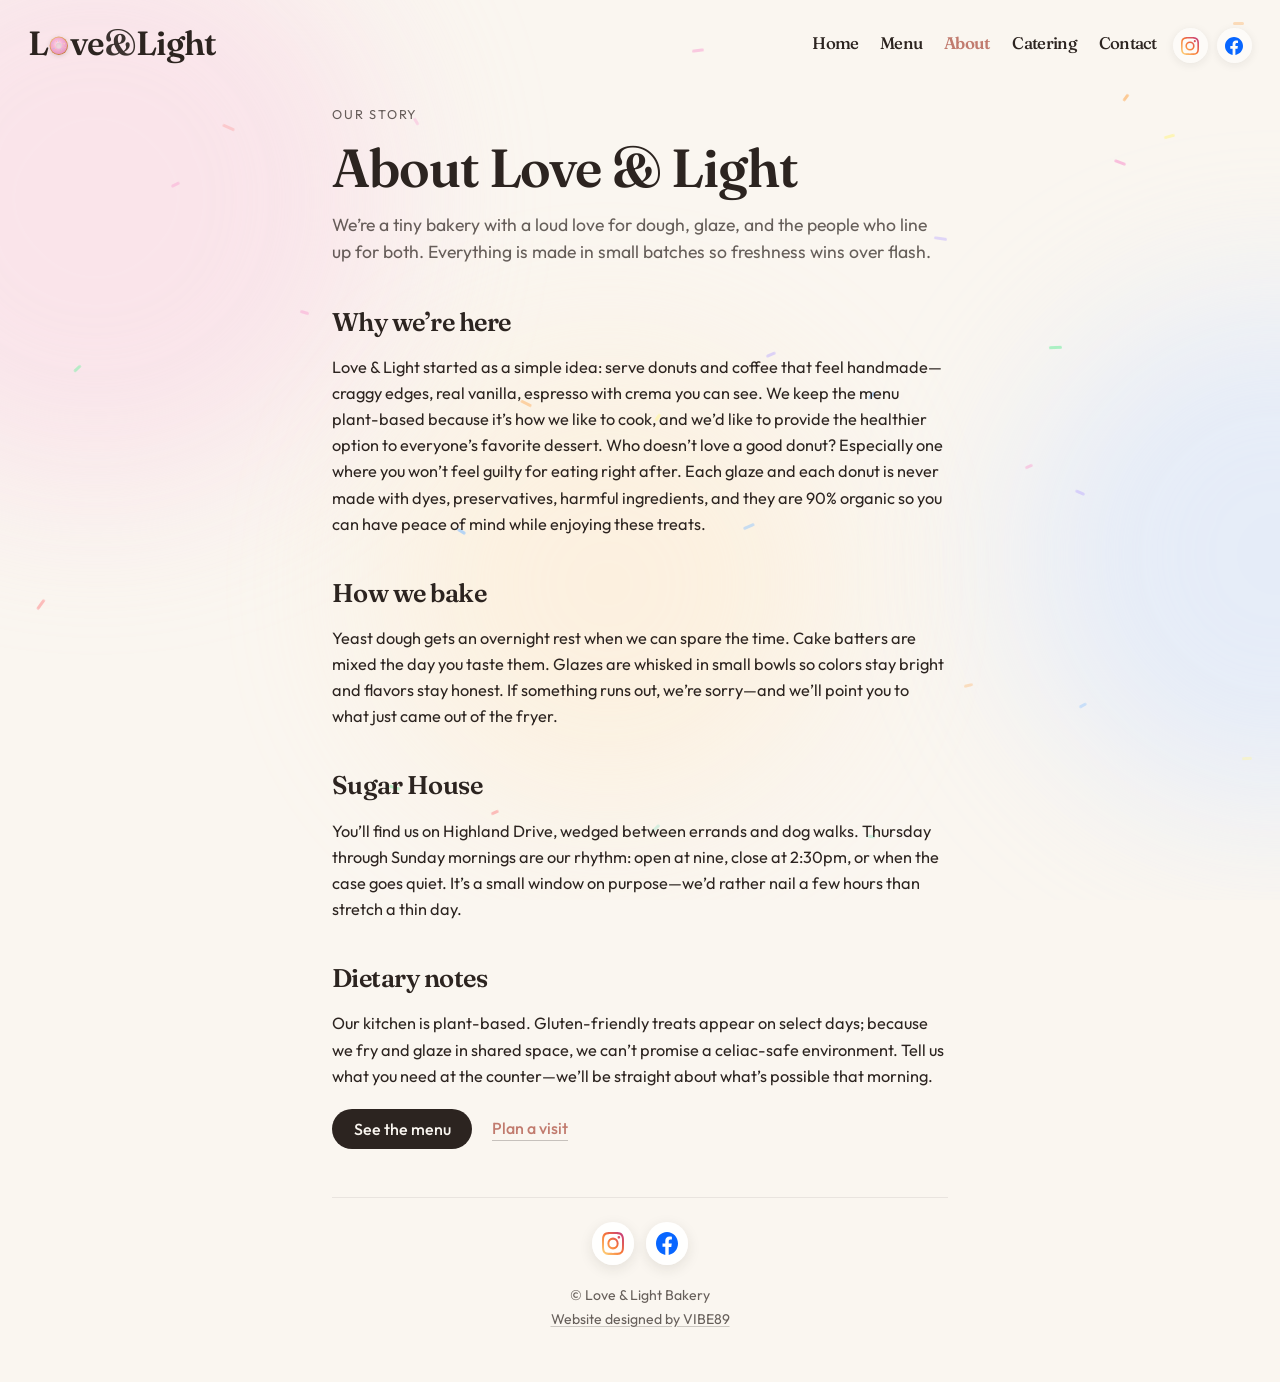
<file: about.html>
<!DOCTYPE html>
<html lang="en">
<head>
  <meta charset="UTF-8" />
  <meta name="viewport" content="width=device-width, initial-scale=1.0" />
  <title>About — Love &amp; Light Bakery</title>
  <meta name="description" content="Love &amp; Light Bakery is a small Sugar House shop making handmade donuts and espresso with a plant-based menu and gluten-friendly options when pre-ordered to properly be prepared." />
  <meta name="theme-color" content="#faf6f0" />
  <link rel="icon" href="favicon.svg" type="image/svg+xml" sizes="any" />
  <link rel="apple-touch-icon" href="favicon.svg" />
  <link rel="canonical" href="https://loveandlightbakery.com/about.html" />
  <meta property="og:type" content="website" />
  <meta property="og:site_name" content="Love &amp; Light Bakery" />
  <meta property="og:title" content="About — Love &amp; Light Bakery" />
  <meta property="og:description" content="Small-batch donuts, espresso, and neighborhood warmth in Salt Lake City." />
  <meta property="og:url" content="https://loveandlightbakery.com/about.html" />
  <meta property="og:image" content="https://loveandlightbakery.com/og-image.png" />
  <meta property="og:image:width" content="1200" />
  <meta property="og:image:height" content="630" />
  <meta property="og:image:type" content="image/png" />
  <meta property="og:image:alt" content="Love &amp; Light Bakery donut illustration" />
  <meta name="twitter:card" content="summary_large_image" />
  <meta name="twitter:title" content="About — Love &amp; Light Bakery" />
  <meta name="twitter:description" content="Small-batch donuts, espresso, and neighborhood warmth in Salt Lake City." />
  <meta name="twitter:image" content="https://loveandlightbakery.com/og-image.png" />
  <link rel="preconnect" href="https://fonts.googleapis.com" />
  <link rel="preconnect" href="https://fonts.gstatic.com" crossorigin />
  <link href="https://fonts.googleapis.com/css2?family=Fraunces:ital,opsz,wght@0,9..144,400;0,9..144,600;1,9..144,400&family=Outfit:wght@300;400;500&display=swap" rel="stylesheet" />
  <link rel="stylesheet" href="styles.css?v=3" />
</head>
<body class="page--inner">
  <a class="skip-link" href="#main">Skip to content</a>
  <div class="ambient" aria-hidden="true">
    <div class="ambient__orb ambient__orb--1"></div>
    <div class="ambient__orb ambient__orb--2"></div>
    <div class="ambient__orb ambient__orb--3"></div>
  </div>

  <header class="top-bar">
    <div class="top-bar__shell">
      <a class="top-bar__logo" href="index.html" aria-label="Love &amp; Light Bakery — Home">
        <span class="top-bar__mark">
          <span class="visually-hidden">Love &amp; Light</span>
          <span class="top-bar__wordmark" aria-hidden="true">
            <span class="love-with-donut">
              <span class="love-with-donut__visual"
                >L<svg
                  class="love-o-donut"
                  xmlns="http://www.w3.org/2000/svg"
                  viewBox="0 0 200 200"
                  focusable="false"
                >
                  <defs>
                    <radialGradient id="barDoughGrad" cx="40%" cy="35%" r="65%">
                      <stop offset="0%" stop-color="#f5d4a8" />
                      <stop offset="55%" stop-color="#e8a86a" />
                      <stop offset="100%" stop-color="#c97b3c" />
                    </radialGradient>
                    <radialGradient id="barIcingGrad" cx="45%" cy="40%" r="55%">
                      <stop offset="0%" stop-color="#ffe8f4" />
                      <stop offset="45%" stop-color="#f8b8d9" />
                      <stop offset="100%" stop-color="#e89bc4" />
                    </radialGradient>
                    <mask id="barHoleMask" maskUnits="userSpaceOnUse" x="0" y="0" width="200" height="200">
                      <rect x="0" y="0" width="200" height="200" fill="white" />
                      <circle cx="100" cy="100" r="23" fill="black" />
                    </mask>
                  </defs>
                  <g mask="url(#barHoleMask)">
                    <circle cx="100" cy="100" r="72" fill="url(#barDoughGrad)" />
                    <circle cx="100" cy="100" r="65" fill="url(#barIcingGrad)" />
                    <g>
                      <rect x="138" y="78" width="11" height="3.2" rx="1.6" fill="#fff59a" transform="rotate(18 138 78)" />
                      <rect x="52" y="82" width="10" height="3" rx="1.5" fill="#a8e6cf" transform="rotate(-42 52 82)" />
                      <rect x="124" y="118" width="10" height="3" rx="1.5" fill="#c4b5fd" transform="rotate(48 124 118)" />
                      <rect x="72" y="128" width="11" height="3.2" rx="1.6" fill="#fdba74" transform="rotate(-8 72 128)" />
                      <rect x="96" y="58" width="10" height="3" rx="1.5" fill="#93c5fd" transform="rotate(72 96 58)" />
                      <rect x="152" y="96" width="9" height="2.8" rx="1.4" fill="#f9a8d4" transform="rotate(-22 152 96)" />
                      <rect x="44" y="108" width="10" height="3" rx="1.5" fill="#fde68a" transform="rotate(35 44 108)" />
                      <rect x="108" y="138" width="10" height="3" rx="1.5" fill="#86efac" transform="rotate(-55 108 138)" />
                      <rect x="130" y="64" width="9" height="2.8" rx="1.4" fill="#c4b5fd" transform="rotate(102 130 64)" />
                      <rect x="78" y="70" width="10" height="3" rx="1.5" fill="#fdba74" transform="rotate(-28 78 70)" />
                      <rect x="58" y="118" width="11" height="3.2" rx="1.6" fill="#93c5fd" transform="rotate(12 58 118)" />
                      <rect x="146" y="118" width="10" height="3" rx="1.5" fill="#fff59a" transform="rotate(-65 146 118)" />
                      <rect x="76" y="84" width="9" height="2.8" rx="1.4" fill="#fca5a5" transform="rotate(40 76 84)" />
                      <rect x="124" y="90" width="10" height="3" rx="1.5" fill="#a8e6cf" transform="rotate(-18 124 90)" />
                      <rect x="68" y="96" width="9" height="2.8" rx="1.4" fill="#fde68a" transform="rotate(88 68 96)" />
                      <rect x="118" y="122" width="10" height="3" rx="1.5" fill="#f9a8d4" transform="rotate(62 118 122)" />
                      <circle cx="142" cy="88" r="2.2" fill="#fff59a" />
                      <circle cx="54" cy="72" r="2" fill="#93c5fd" />
                      <circle cx="92" cy="132" r="2.1" fill="#c4b5fd" />
                      <circle cx="128" cy="132" r="2" fill="#86efac" />
                      <circle cx="104" cy="72" r="2.2" fill="#fdba74" />
                      <circle cx="62" cy="96" r="1.9" fill="#f9a8d4" />
                      <circle cx="136" cy="108" r="2" fill="#fde68a" />
                      <circle cx="74" cy="118" r="2.1" fill="#fff59a" />
                    </g>
                  </g>
                </svg>ve</span>
            </span>
            <span class="top-bar__amp"> &amp; </span>
            <span class="h1-glow top-bar__glow">Light</span>
          </span>
        </span>
      </a>
      <div class="top-bar__nav-cluster">
        <button type="button" class="nav-bun" id="nav-toggle" aria-expanded="false" aria-controls="site-menu" aria-label="Open menu">
          <span class="nav-bun__face" aria-hidden="true">
            <span class="nav-bun__icing"></span>
            <span class="nav-bun__seed nav-bun__seed--1"></span>
            <span class="nav-bun__seed nav-bun__seed--2"></span>
            <span class="nav-bun__seed nav-bun__seed--3"></span>
          </span>
        </button>
        <div class="nav-hint" id="nav-hint" role="status" aria-live="polite">
          <span class="nav-hint__label">click me</span>
        </div>
      </div>
    </div>
    <nav id="site-menu" class="site-nav" aria-label="Primary">
      <div class="site-nav__scrim" aria-hidden="true"></div>
      <div class="site-nav__panel">
        <p class="site-nav__tagline" aria-hidden="true">Pick your glaze path ✦</p>
        <ul class="site-nav__list" role="list">
          <li><a class="site-nav__link" href="index.html">Home</a></li>
          <li><a class="site-nav__link" href="menu.html">Menu</a></li>
          <li><a class="site-nav__link" href="about.html" aria-current="page">About</a></li>
          <li><a class="site-nav__link" href="catering.html">Catering</a></li>
          <li><a class="site-nav__link" href="contact.html">Contact</a></li>
        </ul>
        <div class="site-nav__social">
          <ul class="social-icons" role="list" aria-label="Social media">
            <li>
              <a class="social-icons__link" href="https://www.instagram.com/loveandlightbakeryy/" target="_blank" rel="noopener noreferrer me" aria-label="Love &amp; Light Bakery on Instagram">
                <img class="social-icons__img" src="icons/instagram.svg" alt="" width="22" height="22" decoding="async" />
              </a>
            </li>
            <li>
              <a class="social-icons__link" href="https://www.facebook.com/p/Love-Light-Bakery-100088780961463/" target="_blank" rel="noopener noreferrer me" aria-label="Love &amp; Light Bakery on Facebook">
                <img class="social-icons__img" src="icons/facebook.svg" alt="" width="22" height="22" decoding="async" />
              </a>
            </li>
          </ul>
        </div>
      </div>
    </nav>
  </header>

  <main class="page-main" id="main" tabindex="-1">
    <header class="page-hero">
      <p class="eyebrow">Our story</p>
      <h1>About Love &amp; Light</h1>
      <p class="lede">We’re a tiny bakery with a loud love for dough, glaze, and the people who line up for both. Everything is made in small batches so freshness wins over flash.</p>
    </header>

    <section class="page-section" aria-labelledby="about-why">
      <h2 id="about-why">Why we’re here</h2>
      <p>Love &amp; Light started as a simple idea: serve donuts and coffee that feel handmade—craggy edges, real vanilla, espresso with crema you can see. We keep the menu plant-based because it’s how we like to cook, and we’d like to provide the healthier option to everyone’s favorite dessert. Who doesn’t love a good donut? Especially one where you won’t feel guilty for eating right after. Each glaze and each donut is never made with dyes, preservatives, harmful ingredients, and they are 90% organic so you can have peace of mind while enjoying these treats.</p>
    </section>

    <section class="page-section" aria-labelledby="about-how">
      <h2 id="about-how">How we bake</h2>
      <p>Yeast dough gets an overnight rest when we can spare the time. Cake batters are mixed the day you taste them. Glazes are whisked in small bowls so colors stay bright and flavors stay honest. If something runs out, we’re sorry—and we’ll point you to what just came out of the fryer.</p>
    </section>

    <section class="page-section" aria-labelledby="about-neighborhood">
      <h2 id="about-neighborhood">Sugar House</h2>
      <p>You’ll find us on Highland Drive, wedged between errands and dog walks. Thursday through Sunday mornings are our rhythm: open at nine, close at 2:30pm, or when the case goes quiet. It’s a small window on purpose—we’d rather nail a few hours than stretch a thin day.</p>
    </section>

    <section class="page-section" aria-labelledby="about-dietary">
      <h2 id="about-dietary">Dietary notes</h2>
      <p>Our kitchen is plant-based. Gluten-friendly treats appear on select days; because we fry and glaze in shared space, we can’t promise a celiac-safe environment. Tell us what you need at the counter—we’ll be straight about what’s possible that morning.</p>
    </section>

    <div class="cta-row">
      <a class="cta cta--button" href="menu.html">See the menu</a>
      <a class="cta cta--ghost" href="contact.html">Plan a visit</a>
    </div>

    <footer class="site-footer-page">
      <ul class="social-icons social-icons--footer" role="list" aria-label="Social media">
        <li>
          <a class="social-icons__link" href="https://www.instagram.com/loveandlightbakeryy/" target="_blank" rel="noopener noreferrer me" aria-label="Love &amp; Light Bakery on Instagram">
            <img class="social-icons__img" src="icons/instagram.svg" alt="" width="22" height="22" decoding="async" />
          </a>
        </li>
        <li>
          <a class="social-icons__link" href="https://www.facebook.com/p/Love-Light-Bakery-100088780961463/" target="_blank" rel="noopener noreferrer me" aria-label="Love &amp; Light Bakery on Facebook">
            <img class="social-icons__img" src="icons/facebook.svg" alt="" width="22" height="22" decoding="async" />
          </a>
        </li>
      </ul>
      <p>© Love &amp; Light Bakery</p>
      <p class="site-credit"><a href="https://vibe89.com" target="_blank" rel="noopener noreferrer">Website designed by VIBE89</a></p>
    </footer>
  </main>

  <script src="nav.js"></script>
  <script src="decor.js?v=1"></script>
</body>
</html>
</file>
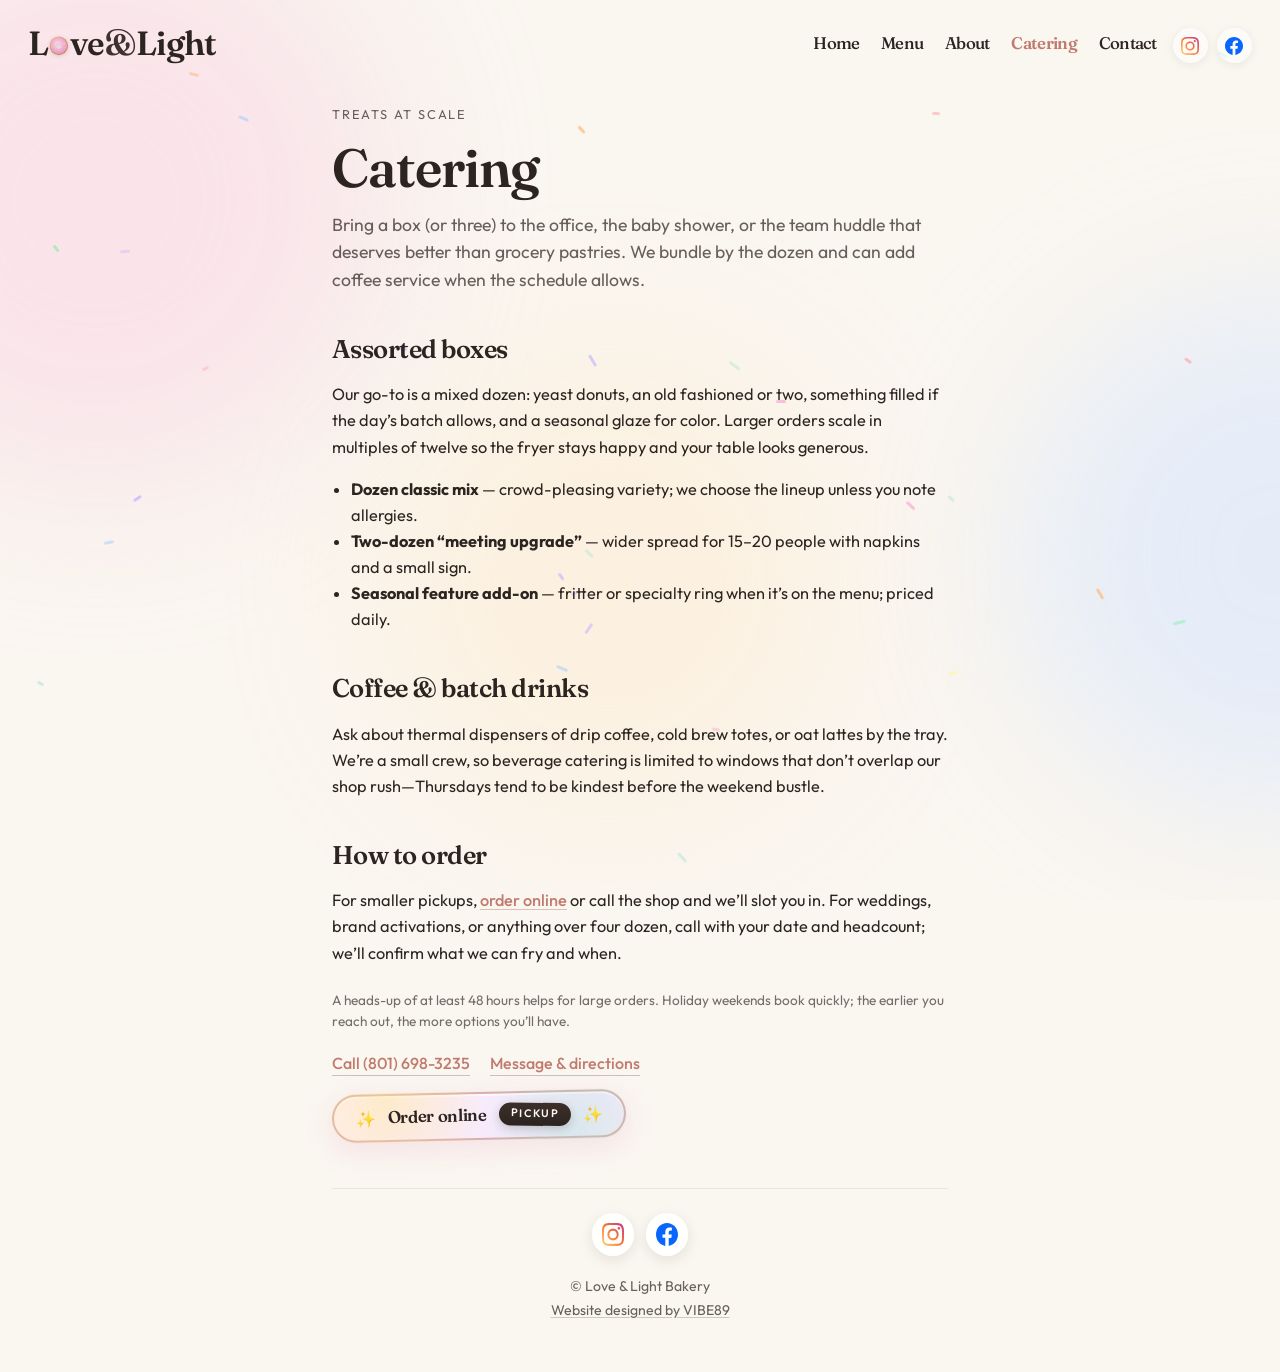
<file: catering.html>
<!DOCTYPE html>
<html lang="en">
<head>
  <meta charset="UTF-8" />
  <meta name="viewport" content="width=device-width, initial-scale=1.0" />
  <title>Catering — Love &amp; Light Bakery</title>
  <meta name="description" content="Donut boxes, office mornings, and small events—Love &amp; Light Bakery offers catering in Salt Lake City. Call to plan your order, or order smaller pickups online." />
  <meta name="theme-color" content="#faf6f0" />
  <link rel="icon" href="favicon.svg" type="image/svg+xml" sizes="any" />
  <link rel="apple-touch-icon" href="favicon.svg" />
  <link rel="canonical" href="https://loveandlightbakery.com/catering.html" />
  <meta property="og:type" content="website" />
  <meta property="og:site_name" content="Love &amp; Light Bakery" />
  <meta property="og:title" content="Catering — Love &amp; Light Bakery" />
  <meta property="og:description" content="Donut assortments and coffee service for teams and gatherings in SLC." />
  <meta property="og:url" content="https://loveandlightbakery.com/catering.html" />
  <meta property="og:image" content="https://loveandlightbakery.com/og-image.png" />
  <meta property="og:image:width" content="1200" />
  <meta property="og:image:height" content="630" />
  <meta property="og:image:type" content="image/png" />
  <meta property="og:image:alt" content="Love &amp; Light Bakery donut illustration" />
  <meta name="twitter:card" content="summary_large_image" />
  <meta name="twitter:title" content="Catering — Love &amp; Light Bakery" />
  <meta name="twitter:description" content="Donut assortments and coffee service for teams and gatherings in SLC." />
  <meta name="twitter:image" content="https://loveandlightbakery.com/og-image.png" />
  <link rel="preconnect" href="https://fonts.googleapis.com" />
  <link rel="preconnect" href="https://fonts.gstatic.com" crossorigin />
  <link href="https://fonts.googleapis.com/css2?family=Fraunces:ital,opsz,wght@0,9..144,400;0,9..144,600;1,9..144,400&family=Outfit:wght@300;400;500&display=swap" rel="stylesheet" />
  <link rel="stylesheet" href="styles.css?v=3" />
</head>
<body class="page--inner">
  <a class="skip-link" href="#main">Skip to content</a>
  <div class="ambient" aria-hidden="true">
    <div class="ambient__orb ambient__orb--1"></div>
    <div class="ambient__orb ambient__orb--2"></div>
    <div class="ambient__orb ambient__orb--3"></div>
  </div>

  <header class="top-bar">
    <div class="top-bar__shell">
      <a class="top-bar__logo" href="index.html" aria-label="Love &amp; Light Bakery — Home">
        <span class="top-bar__mark">
          <span class="visually-hidden">Love &amp; Light</span>
          <span class="top-bar__wordmark" aria-hidden="true">
            <span class="love-with-donut">
              <span class="love-with-donut__visual"
                >L<svg
                  class="love-o-donut"
                  xmlns="http://www.w3.org/2000/svg"
                  viewBox="0 0 200 200"
                  focusable="false"
                >
                  <defs>
                    <radialGradient id="barDoughGrad" cx="40%" cy="35%" r="65%">
                      <stop offset="0%" stop-color="#f5d4a8" />
                      <stop offset="55%" stop-color="#e8a86a" />
                      <stop offset="100%" stop-color="#c97b3c" />
                    </radialGradient>
                    <radialGradient id="barIcingGrad" cx="45%" cy="40%" r="55%">
                      <stop offset="0%" stop-color="#ffe8f4" />
                      <stop offset="45%" stop-color="#f8b8d9" />
                      <stop offset="100%" stop-color="#e89bc4" />
                    </radialGradient>
                    <mask id="barHoleMask" maskUnits="userSpaceOnUse" x="0" y="0" width="200" height="200">
                      <rect x="0" y="0" width="200" height="200" fill="white" />
                      <circle cx="100" cy="100" r="23" fill="black" />
                    </mask>
                  </defs>
                  <g mask="url(#barHoleMask)">
                    <circle cx="100" cy="100" r="72" fill="url(#barDoughGrad)" />
                    <circle cx="100" cy="100" r="65" fill="url(#barIcingGrad)" />
                    <g>
                      <rect x="138" y="78" width="11" height="3.2" rx="1.6" fill="#fff59a" transform="rotate(18 138 78)" />
                      <rect x="52" y="82" width="10" height="3" rx="1.5" fill="#a8e6cf" transform="rotate(-42 52 82)" />
                      <rect x="124" y="118" width="10" height="3" rx="1.5" fill="#c4b5fd" transform="rotate(48 124 118)" />
                      <rect x="72" y="128" width="11" height="3.2" rx="1.6" fill="#fdba74" transform="rotate(-8 72 128)" />
                      <rect x="96" y="58" width="10" height="3" rx="1.5" fill="#93c5fd" transform="rotate(72 96 58)" />
                      <rect x="152" y="96" width="9" height="2.8" rx="1.4" fill="#f9a8d4" transform="rotate(-22 152 96)" />
                      <rect x="44" y="108" width="10" height="3" rx="1.5" fill="#fde68a" transform="rotate(35 44 108)" />
                      <rect x="108" y="138" width="10" height="3" rx="1.5" fill="#86efac" transform="rotate(-55 108 138)" />
                      <rect x="130" y="64" width="9" height="2.8" rx="1.4" fill="#c4b5fd" transform="rotate(102 130 64)" />
                      <rect x="78" y="70" width="10" height="3" rx="1.5" fill="#fdba74" transform="rotate(-28 78 70)" />
                      <rect x="58" y="118" width="11" height="3.2" rx="1.6" fill="#93c5fd" transform="rotate(12 58 118)" />
                      <rect x="146" y="118" width="10" height="3" rx="1.5" fill="#fff59a" transform="rotate(-65 146 118)" />
                      <rect x="76" y="84" width="9" height="2.8" rx="1.4" fill="#fca5a5" transform="rotate(40 76 84)" />
                      <rect x="124" y="90" width="10" height="3" rx="1.5" fill="#a8e6cf" transform="rotate(-18 124 90)" />
                      <rect x="68" y="96" width="9" height="2.8" rx="1.4" fill="#fde68a" transform="rotate(88 68 96)" />
                      <rect x="118" y="122" width="10" height="3" rx="1.5" fill="#f9a8d4" transform="rotate(62 118 122)" />
                      <circle cx="142" cy="88" r="2.2" fill="#fff59a" />
                      <circle cx="54" cy="72" r="2" fill="#93c5fd" />
                      <circle cx="92" cy="132" r="2.1" fill="#c4b5fd" />
                      <circle cx="128" cy="132" r="2" fill="#86efac" />
                      <circle cx="104" cy="72" r="2.2" fill="#fdba74" />
                      <circle cx="62" cy="96" r="1.9" fill="#f9a8d4" />
                      <circle cx="136" cy="108" r="2" fill="#fde68a" />
                      <circle cx="74" cy="118" r="2.1" fill="#fff59a" />
                    </g>
                  </g>
                </svg>ve</span>
            </span>
            <span class="top-bar__amp"> &amp; </span>
            <span class="h1-glow top-bar__glow">Light</span>
          </span>
        </span>
      </a>
      <div class="top-bar__nav-cluster">
        <button type="button" class="nav-bun" id="nav-toggle" aria-expanded="false" aria-controls="site-menu" aria-label="Open menu">
          <span class="nav-bun__face" aria-hidden="true">
            <span class="nav-bun__icing"></span>
            <span class="nav-bun__seed nav-bun__seed--1"></span>
            <span class="nav-bun__seed nav-bun__seed--2"></span>
            <span class="nav-bun__seed nav-bun__seed--3"></span>
          </span>
        </button>
        <div class="nav-hint" id="nav-hint" role="status" aria-live="polite">
          <span class="nav-hint__label">click me</span>
        </div>
      </div>
    </div>
    <nav id="site-menu" class="site-nav" aria-label="Primary">
      <div class="site-nav__scrim" aria-hidden="true"></div>
      <div class="site-nav__panel">
        <p class="site-nav__tagline" aria-hidden="true">Pick your glaze path ✦</p>
        <ul class="site-nav__list" role="list">
          <li><a class="site-nav__link" href="index.html">Home</a></li>
          <li><a class="site-nav__link" href="menu.html">Menu</a></li>
          <li><a class="site-nav__link" href="about.html">About</a></li>
          <li><a class="site-nav__link" href="catering.html" aria-current="page">Catering</a></li>
          <li><a class="site-nav__link" href="contact.html">Contact</a></li>
        </ul>
        <div class="site-nav__social">
          <ul class="social-icons" role="list" aria-label="Social media">
            <li>
              <a class="social-icons__link" href="https://www.instagram.com/loveandlightbakeryy/" target="_blank" rel="noopener noreferrer me" aria-label="Love &amp; Light Bakery on Instagram">
                <img class="social-icons__img" src="icons/instagram.svg" alt="" width="22" height="22" decoding="async" />
              </a>
            </li>
            <li>
              <a class="social-icons__link" href="https://www.facebook.com/p/Love-Light-Bakery-100088780961463/" target="_blank" rel="noopener noreferrer me" aria-label="Love &amp; Light Bakery on Facebook">
                <img class="social-icons__img" src="icons/facebook.svg" alt="" width="22" height="22" decoding="async" />
              </a>
            </li>
          </ul>
        </div>
      </div>
    </nav>
  </header>

  <main class="page-main" id="main" tabindex="-1">
    <header class="page-hero">
      <p class="eyebrow">Treats at scale</p>
      <h1>Catering</h1>
      <p class="lede">Bring a box (or three) to the office, the baby shower, or the team huddle that deserves better than grocery pastries. We bundle by the dozen and can add coffee service when the schedule allows.</p>
    </header>

    <section class="page-section" aria-labelledby="cat-boxes">
      <h2 id="cat-boxes">Assorted boxes</h2>
      <p>Our go-to is a mixed dozen: yeast donuts, an old fashioned or two, something filled if the day’s batch allows, and a seasonal glaze for color. Larger orders scale in multiples of twelve so the fryer stays happy and your table looks generous.</p>
      <ul>
        <li><strong>Dozen classic mix</strong> — crowd-pleasing variety; we choose the lineup unless you note allergies.</li>
        <li><strong>Two-dozen “meeting upgrade”</strong> — wider spread for 15–20 people with napkins and a small sign.</li>
        <li><strong>Seasonal feature add-on</strong> — fritter or specialty ring when it’s on the menu; priced daily.</li>
      </ul>
    </section>

    <section class="page-section" aria-labelledby="cat-coffee">
      <h2 id="cat-coffee">Coffee &amp; batch drinks</h2>
      <p>Ask about thermal dispensers of drip coffee, cold brew totes, or oat lattes by the tray. We’re a small crew, so beverage catering is limited to windows that don’t overlap our shop rush—Thursdays tend to be kindest before the weekend bustle.</p>
    </section>

    <section class="page-section" aria-labelledby="cat-how">
      <h2 id="cat-how">How to order</h2>
      <p>For smaller pickups, <a href="https://lovelightbakery.square.site/?owg-fulfillment=pickup&amp;fulfillment=PICKUP&amp;location=11f04d3260f3dde3bb543cecef6dbab4&amp;location_id=L8TZXZNDSPY2A&amp;rwg_token=ALcMQYbaeKPNEA4hoYIKNXeuPpoFuraRknJO5uGEhyGIo_CMEf2ymZk_YgST1Sw8fEwn-MdDdu7DiHiM2CbJje4yeQzW6flhuw%3D%3D#HITF7H3BSUPYGJAH3TNS2SXG" target="_blank" rel="noopener noreferrer">order online</a> or call the shop and we’ll slot you in. For weddings, brand activations, or anything over four dozen, call with your date and headcount; we’ll confirm what we can fry and when.</p>
      <p class="fineprint">A heads-up of at least 48 hours helps for large orders. Holiday weekends book quickly; the earlier you reach out, the more options you’ll have.</p>
    </section>

    <div class="cta-row">
      <a class="cta cta--ghost" href="tel:+18016983235">Call (801) 698-3235</a>
      <a class="cta cta--ghost" href="contact.html">Message &amp; directions</a>
      <a class="cta-order" href="https://lovelightbakery.square.site/?owg-fulfillment=pickup&amp;fulfillment=PICKUP&amp;location=11f04d3260f3dde3bb543cecef6dbab4&amp;location_id=L8TZXZNDSPY2A&amp;rwg_token=ALcMQYbaeKPNEA4hoYIKNXeuPpoFuraRknJO5uGEhyGIo_CMEf2ymZk_YgST1Sw8fEwn-MdDdu7DiHiM2CbJje4yeQzW6flhuw%3D%3D#HITF7H3BSUPYGJAH3TNS2SXG" target="_blank" rel="noopener noreferrer">
          <span class="cta-order__spark" aria-hidden="true">✨</span>
          <span class="cta-order__main">Order online</span>
          <span class="cta-order__badge">Pickup</span>
          <span class="cta-order__spark" aria-hidden="true">✨</span>
        </a>
    </div>

    <footer class="site-footer-page">
      <ul class="social-icons social-icons--footer" role="list" aria-label="Social media">
        <li>
          <a class="social-icons__link" href="https://www.instagram.com/loveandlightbakeryy/" target="_blank" rel="noopener noreferrer me" aria-label="Love &amp; Light Bakery on Instagram">
            <img class="social-icons__img" src="icons/instagram.svg" alt="" width="22" height="22" decoding="async" />
          </a>
        </li>
        <li>
          <a class="social-icons__link" href="https://www.facebook.com/p/Love-Light-Bakery-100088780961463/" target="_blank" rel="noopener noreferrer me" aria-label="Love &amp; Light Bakery on Facebook">
            <img class="social-icons__img" src="icons/facebook.svg" alt="" width="22" height="22" decoding="async" />
          </a>
        </li>
      </ul>
      <p>© Love &amp; Light Bakery</p>
      <p class="site-credit"><a href="https://vibe89.com" target="_blank" rel="noopener noreferrer">Website designed by VIBE89</a></p>
    </footer>
  </main>

  <script src="nav.js"></script>
  <script src="decor.js?v=1"></script>
</body>
</html>
</file>
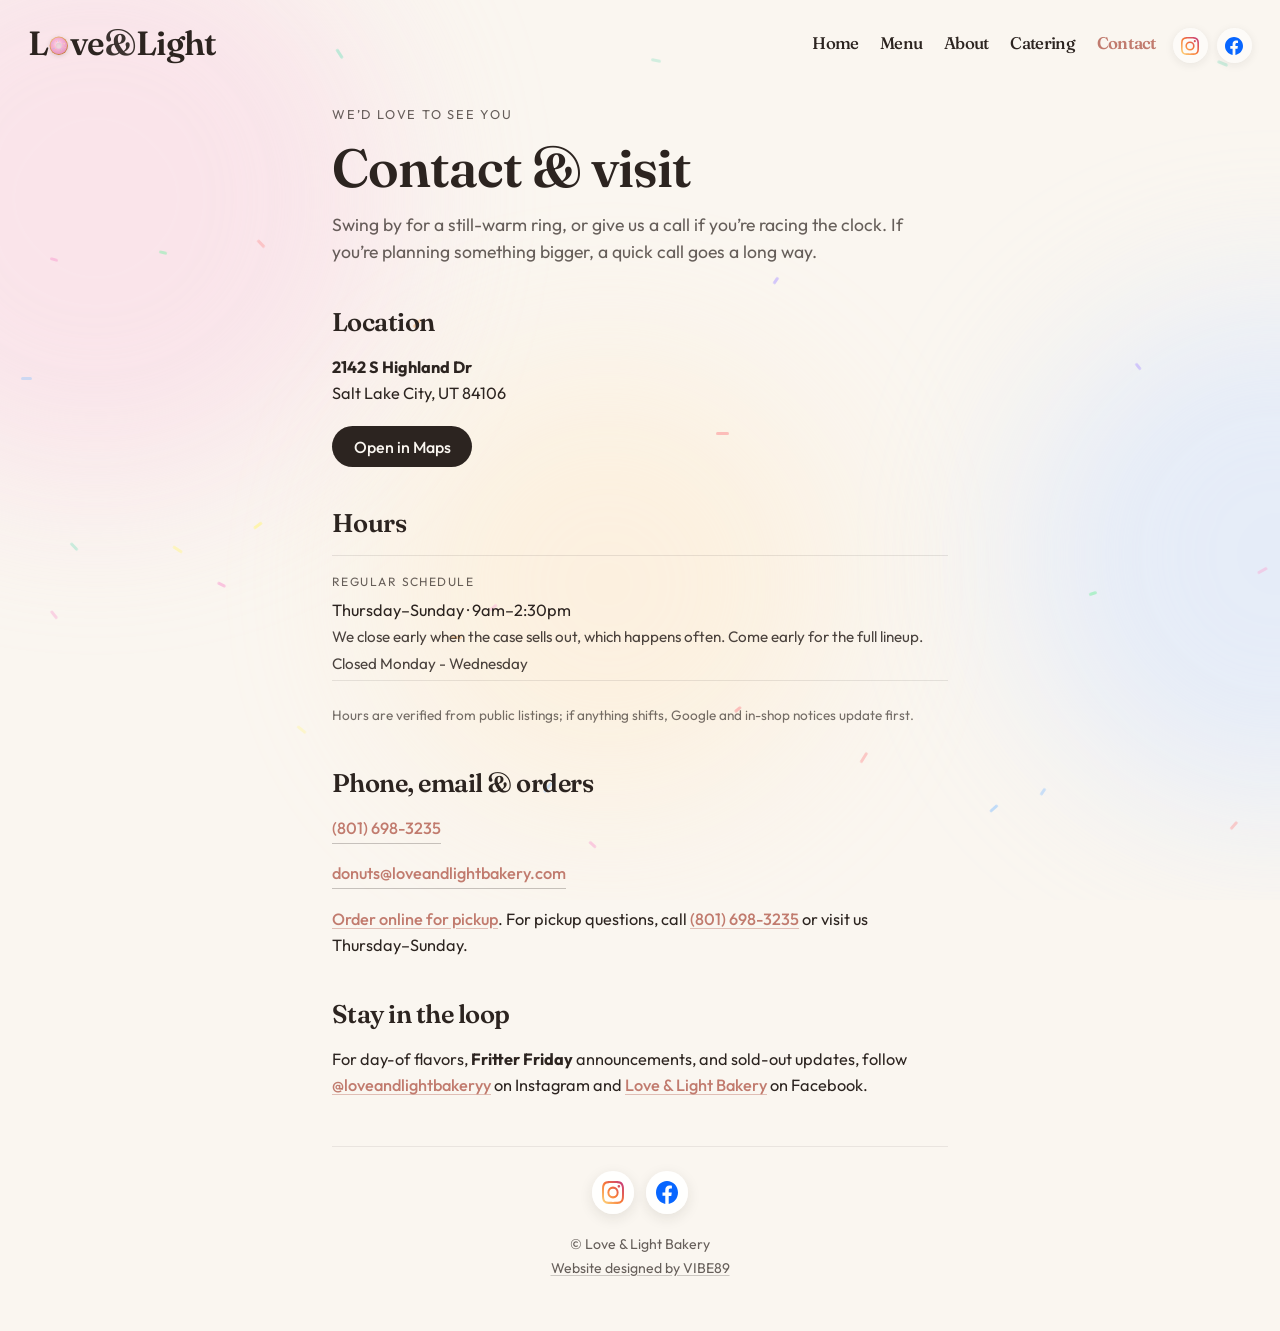
<file: contact.html>
<!DOCTYPE html>
<html lang="en">
<head>
  <meta charset="UTF-8" />
  <meta name="viewport" content="width=device-width, initial-scale=1.0" />
  <title>Contact — Love &amp; Light Bakery</title>
  <meta name="description" content="Visit Love &amp; Light Bakery at 2142 S Highland Dr in Salt Lake City. Hours Thu–Sun 9am–2:30pm. Call (801) 698-3235 or email donuts@loveandlightbakery.com. Order online for pickup." />
  <meta name="theme-color" content="#faf6f0" />
  <link rel="icon" href="favicon.svg" type="image/svg+xml" sizes="any" />
  <link rel="apple-touch-icon" href="favicon.svg" />
  <link rel="canonical" href="https://loveandlightbakery.com/contact.html" />
  <meta property="og:type" content="website" />
  <meta property="og:site_name" content="Love &amp; Light Bakery" />
  <meta property="og:title" content="Contact — Love &amp; Light Bakery" />
  <meta property="og:description" content="Hours, phone, email, directions, and in-shop visits for Love &amp; Light Bakery in Sugar House. Order online for pickup." />
  <meta property="og:url" content="https://loveandlightbakery.com/contact.html" />
  <meta property="og:image" content="https://loveandlightbakery.com/og-image.png" />
  <meta property="og:image:width" content="1200" />
  <meta property="og:image:height" content="630" />
  <meta property="og:image:type" content="image/png" />
  <meta property="og:image:alt" content="Love &amp; Light Bakery donut illustration" />
  <meta name="twitter:card" content="summary_large_image" />
  <meta name="twitter:title" content="Contact — Love &amp; Light Bakery" />
  <meta name="twitter:description" content="Hours, phone, email, directions, and in-shop visits for Love &amp; Light Bakery in Sugar House. Order online for pickup." />
  <meta name="twitter:image" content="https://loveandlightbakery.com/og-image.png" />
  <link rel="preconnect" href="https://fonts.googleapis.com" />
  <link rel="preconnect" href="https://fonts.gstatic.com" crossorigin />
  <link href="https://fonts.googleapis.com/css2?family=Fraunces:ital,opsz,wght@0,9..144,400;0,9..144,600;1,9..144,400&family=Outfit:wght@300;400;500&display=swap" rel="stylesheet" />
  <link rel="stylesheet" href="styles.css?v=3" />
</head>
<body class="page--inner">
  <a class="skip-link" href="#main">Skip to content</a>
  <div class="ambient" aria-hidden="true">
    <div class="ambient__orb ambient__orb--1"></div>
    <div class="ambient__orb ambient__orb--2"></div>
    <div class="ambient__orb ambient__orb--3"></div>
  </div>

  <header class="top-bar">
    <div class="top-bar__shell">
      <a class="top-bar__logo" href="index.html" aria-label="Love &amp; Light Bakery — Home">
        <span class="top-bar__mark">
          <span class="visually-hidden">Love &amp; Light</span>
          <span class="top-bar__wordmark" aria-hidden="true">
            <span class="love-with-donut">
              <span class="love-with-donut__visual"
                >L<svg
                  class="love-o-donut"
                  xmlns="http://www.w3.org/2000/svg"
                  viewBox="0 0 200 200"
                  focusable="false"
                >
                  <defs>
                    <radialGradient id="barDoughGrad" cx="40%" cy="35%" r="65%">
                      <stop offset="0%" stop-color="#f5d4a8" />
                      <stop offset="55%" stop-color="#e8a86a" />
                      <stop offset="100%" stop-color="#c97b3c" />
                    </radialGradient>
                    <radialGradient id="barIcingGrad" cx="45%" cy="40%" r="55%">
                      <stop offset="0%" stop-color="#ffe8f4" />
                      <stop offset="45%" stop-color="#f8b8d9" />
                      <stop offset="100%" stop-color="#e89bc4" />
                    </radialGradient>
                    <mask id="barHoleMask" maskUnits="userSpaceOnUse" x="0" y="0" width="200" height="200">
                      <rect x="0" y="0" width="200" height="200" fill="white" />
                      <circle cx="100" cy="100" r="23" fill="black" />
                    </mask>
                  </defs>
                  <g mask="url(#barHoleMask)">
                    <circle cx="100" cy="100" r="72" fill="url(#barDoughGrad)" />
                    <circle cx="100" cy="100" r="65" fill="url(#barIcingGrad)" />
                    <g>
                      <rect x="138" y="78" width="11" height="3.2" rx="1.6" fill="#fff59a" transform="rotate(18 138 78)" />
                      <rect x="52" y="82" width="10" height="3" rx="1.5" fill="#a8e6cf" transform="rotate(-42 52 82)" />
                      <rect x="124" y="118" width="10" height="3" rx="1.5" fill="#c4b5fd" transform="rotate(48 124 118)" />
                      <rect x="72" y="128" width="11" height="3.2" rx="1.6" fill="#fdba74" transform="rotate(-8 72 128)" />
                      <rect x="96" y="58" width="10" height="3" rx="1.5" fill="#93c5fd" transform="rotate(72 96 58)" />
                      <rect x="152" y="96" width="9" height="2.8" rx="1.4" fill="#f9a8d4" transform="rotate(-22 152 96)" />
                      <rect x="44" y="108" width="10" height="3" rx="1.5" fill="#fde68a" transform="rotate(35 44 108)" />
                      <rect x="108" y="138" width="10" height="3" rx="1.5" fill="#86efac" transform="rotate(-55 108 138)" />
                      <rect x="130" y="64" width="9" height="2.8" rx="1.4" fill="#c4b5fd" transform="rotate(102 130 64)" />
                      <rect x="78" y="70" width="10" height="3" rx="1.5" fill="#fdba74" transform="rotate(-28 78 70)" />
                      <rect x="58" y="118" width="11" height="3.2" rx="1.6" fill="#93c5fd" transform="rotate(12 58 118)" />
                      <rect x="146" y="118" width="10" height="3" rx="1.5" fill="#fff59a" transform="rotate(-65 146 118)" />
                      <rect x="76" y="84" width="9" height="2.8" rx="1.4" fill="#fca5a5" transform="rotate(40 76 84)" />
                      <rect x="124" y="90" width="10" height="3" rx="1.5" fill="#a8e6cf" transform="rotate(-18 124 90)" />
                      <rect x="68" y="96" width="9" height="2.8" rx="1.4" fill="#fde68a" transform="rotate(88 68 96)" />
                      <rect x="118" y="122" width="10" height="3" rx="1.5" fill="#f9a8d4" transform="rotate(62 118 122)" />
                      <circle cx="142" cy="88" r="2.2" fill="#fff59a" />
                      <circle cx="54" cy="72" r="2" fill="#93c5fd" />
                      <circle cx="92" cy="132" r="2.1" fill="#c4b5fd" />
                      <circle cx="128" cy="132" r="2" fill="#86efac" />
                      <circle cx="104" cy="72" r="2.2" fill="#fdba74" />
                      <circle cx="62" cy="96" r="1.9" fill="#f9a8d4" />
                      <circle cx="136" cy="108" r="2" fill="#fde68a" />
                      <circle cx="74" cy="118" r="2.1" fill="#fff59a" />
                    </g>
                  </g>
                </svg>ve</span>
            </span>
            <span class="top-bar__amp"> &amp; </span>
            <span class="h1-glow top-bar__glow">Light</span>
          </span>
        </span>
      </a>
      <div class="top-bar__nav-cluster">
        <button type="button" class="nav-bun" id="nav-toggle" aria-expanded="false" aria-controls="site-menu" aria-label="Open menu">
          <span class="nav-bun__face" aria-hidden="true">
            <span class="nav-bun__icing"></span>
            <span class="nav-bun__seed nav-bun__seed--1"></span>
            <span class="nav-bun__seed nav-bun__seed--2"></span>
            <span class="nav-bun__seed nav-bun__seed--3"></span>
          </span>
        </button>
        <div class="nav-hint" id="nav-hint" role="status" aria-live="polite">
          <span class="nav-hint__label">click me</span>
        </div>
      </div>
    </div>
    <nav id="site-menu" class="site-nav" aria-label="Primary">
      <div class="site-nav__scrim" aria-hidden="true"></div>
      <div class="site-nav__panel">
        <p class="site-nav__tagline" aria-hidden="true">Pick your glaze path ✦</p>
        <ul class="site-nav__list" role="list">
          <li><a class="site-nav__link" href="index.html">Home</a></li>
          <li><a class="site-nav__link" href="menu.html">Menu</a></li>
          <li><a class="site-nav__link" href="about.html">About</a></li>
          <li><a class="site-nav__link" href="catering.html">Catering</a></li>
          <li><a class="site-nav__link" href="contact.html" aria-current="page">Contact</a></li>
        </ul>
        <div class="site-nav__social">
          <ul class="social-icons" role="list" aria-label="Social media">
            <li>
              <a class="social-icons__link" href="https://www.instagram.com/loveandlightbakeryy/" target="_blank" rel="noopener noreferrer me" aria-label="Love &amp; Light Bakery on Instagram">
                <img class="social-icons__img" src="icons/instagram.svg" alt="" width="22" height="22" decoding="async" />
              </a>
            </li>
            <li>
              <a class="social-icons__link" href="https://www.facebook.com/p/Love-Light-Bakery-100088780961463/" target="_blank" rel="noopener noreferrer me" aria-label="Love &amp; Light Bakery on Facebook">
                <img class="social-icons__img" src="icons/facebook.svg" alt="" width="22" height="22" decoding="async" />
              </a>
            </li>
          </ul>
        </div>
      </div>
    </nav>
  </header>

  <main class="page-main" id="main" tabindex="-1">
    <header class="page-hero">
      <p class="eyebrow">We’d love to see you</p>
      <h1>Contact &amp; visit</h1>
      <p class="lede">Swing by for a still-warm ring, or give us a call if you’re racing the clock. If you’re planning something bigger, a quick call goes a long way.</p>
    </header>

    <section class="page-section" aria-labelledby="visit-address">
      <h2 id="visit-address">Location</h2>
      <p><strong>2142 S Highland Dr</strong><br />Salt Lake City, UT 84106</p>
      <div class="cta-row">
        <a class="cta cta--button" href="https://www.google.com/maps/search/?api=1&amp;query=2142+S+Highland+Dr,+Salt+Lake+City,+UT+84106" target="_blank" rel="noopener noreferrer">Open in Maps</a>
      </div>
    </section>

    <section class="page-section" aria-labelledby="visit-hours">
      <h2 id="visit-hours">Hours</h2>
      <p class="hours"><span class="hours__label">Regular schedule</span> Thursday–Sunday · 9am–2:30pm<br /><span class="hours__note">We close early when the case sells out, which happens often. Come early for the full lineup.</span><br /><span class="hours__note">Closed Monday - Wednesday</span></p>
      <p class="fineprint">Hours are verified from public listings; if anything shifts, Google and in-shop notices update first.</p>
    </section>

    <section class="page-section" aria-labelledby="visit-phone">
      <h2 id="visit-phone">Phone, email &amp; orders</h2>
      <p><a class="cta cta--ghost" href="tel:+18016983235">(801) 698-3235</a></p>
      <p><a class="cta cta--ghost" href="mailto:donuts@loveandlightbakery.com">donuts@loveandlightbakery.com</a></p>
      <p><a href="https://lovelightbakery.square.site/?owg-fulfillment=pickup&amp;fulfillment=PICKUP&amp;location=11f04d3260f3dde3bb543cecef6dbab4&amp;location_id=L8TZXZNDSPY2A&amp;rwg_token=ALcMQYbaeKPNEA4hoYIKNXeuPpoFuraRknJO5uGEhyGIo_CMEf2ymZk_YgST1Sw8fEwn-MdDdu7DiHiM2CbJje4yeQzW6flhuw%3D%3D#HITF7H3BSUPYGJAH3TNS2SXG" target="_blank" rel="noopener noreferrer">Order online for pickup</a>. For pickup questions, call <a href="tel:+18016983235">(801) 698-3235</a> or visit us Thursday–Sunday.</p>
    </section>

    <section class="page-section" aria-labelledby="visit-social">
      <h2 id="visit-social">Stay in the loop</h2>
      <p>For day-of flavors, <strong>Fritter Friday</strong> announcements, and sold-out updates, follow <a href="https://www.instagram.com/loveandlightbakeryy/" target="_blank" rel="noopener noreferrer">@loveandlightbakeryy</a> on Instagram and <a href="https://www.facebook.com/p/Love-Light-Bakery-100088780961463/" target="_blank" rel="noopener noreferrer">Love &amp; Light Bakery</a> on Facebook.</p>
    </section>

    <footer class="site-footer-page">
      <ul class="social-icons social-icons--footer" role="list" aria-label="Social media">
        <li>
          <a class="social-icons__link" href="https://www.instagram.com/loveandlightbakeryy/" target="_blank" rel="noopener noreferrer me" aria-label="Love &amp; Light Bakery on Instagram">
            <img class="social-icons__img" src="icons/instagram.svg" alt="" width="22" height="22" decoding="async" />
          </a>
        </li>
        <li>
          <a class="social-icons__link" href="https://www.facebook.com/p/Love-Light-Bakery-100088780961463/" target="_blank" rel="noopener noreferrer me" aria-label="Love &amp; Light Bakery on Facebook">
            <img class="social-icons__img" src="icons/facebook.svg" alt="" width="22" height="22" decoding="async" />
          </a>
        </li>
      </ul>
      <p>© Love &amp; Light Bakery</p>
      <p class="site-credit"><a href="https://vibe89.com" target="_blank" rel="noopener noreferrer">Website designed by VIBE89</a></p>
    </footer>
  </main>

  <script src="nav.js"></script>
  <script src="decor.js?v=1"></script>
</body>
</html>
</file>
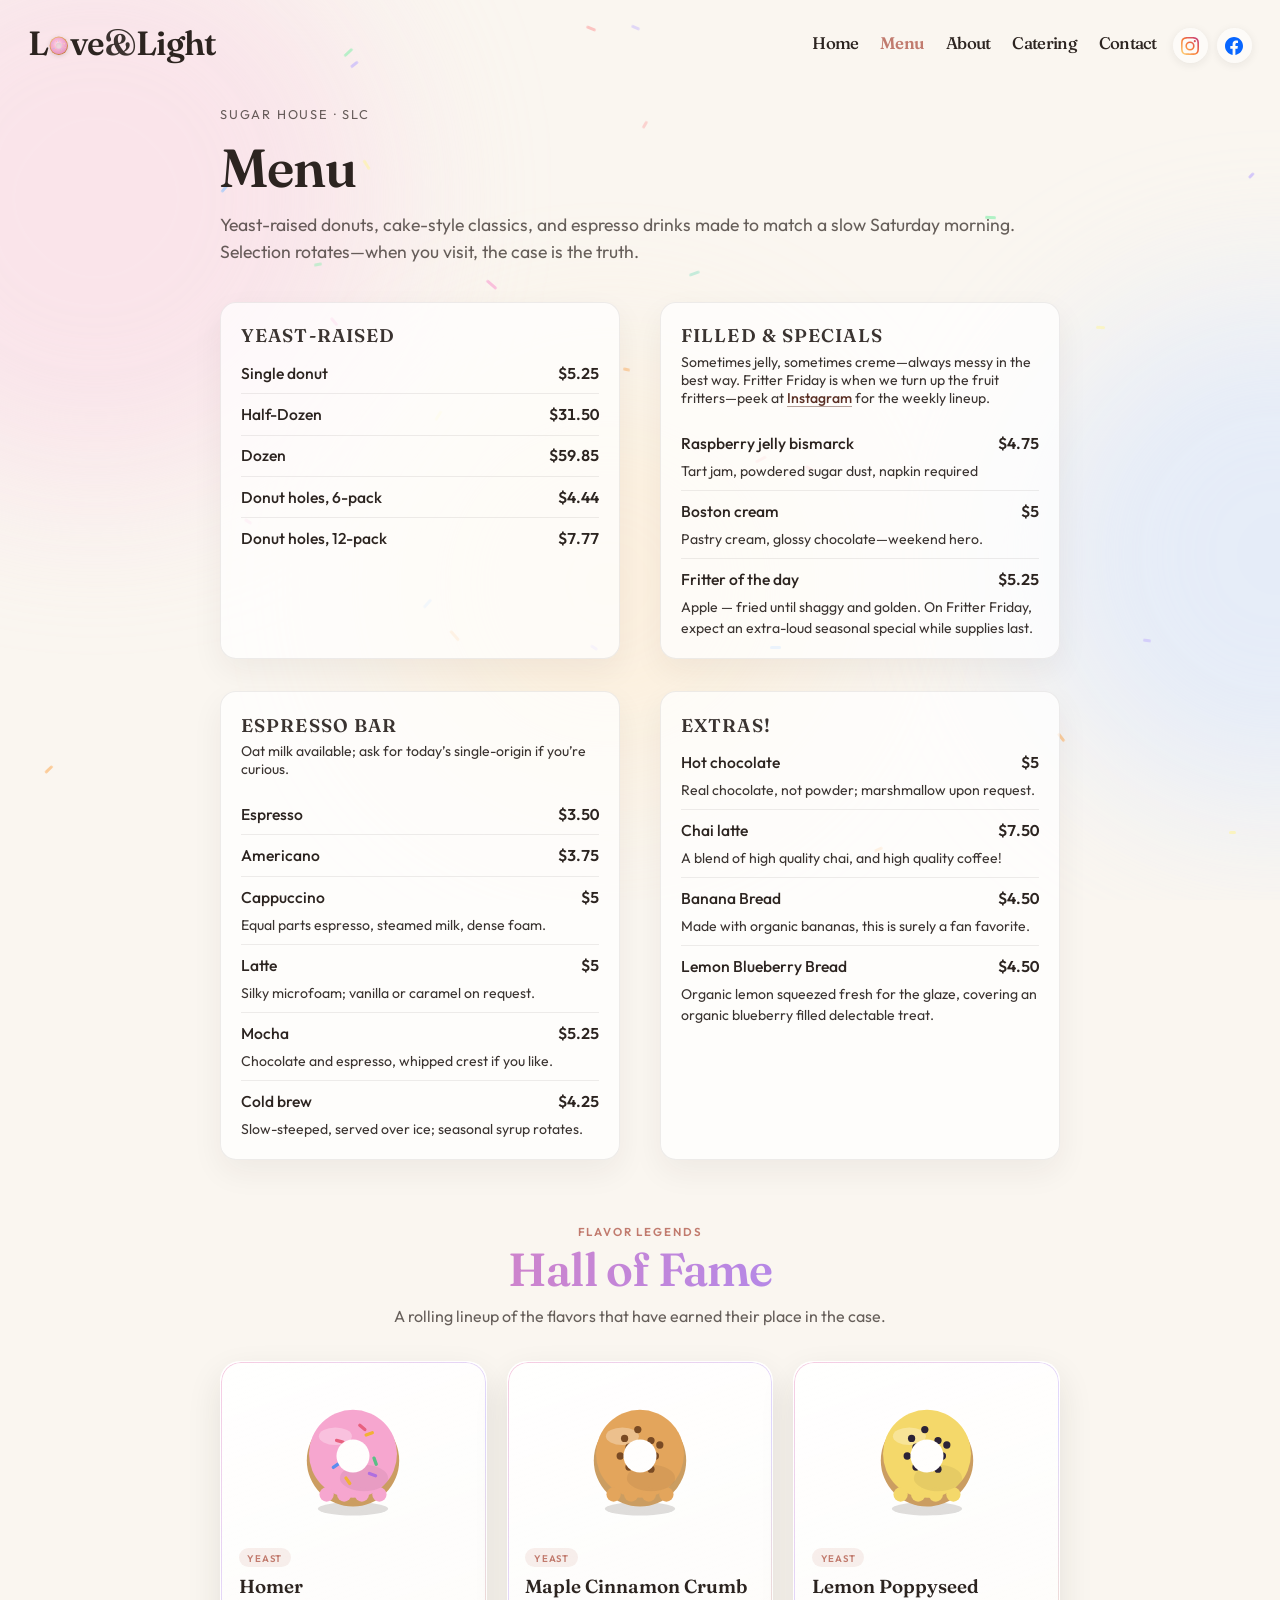
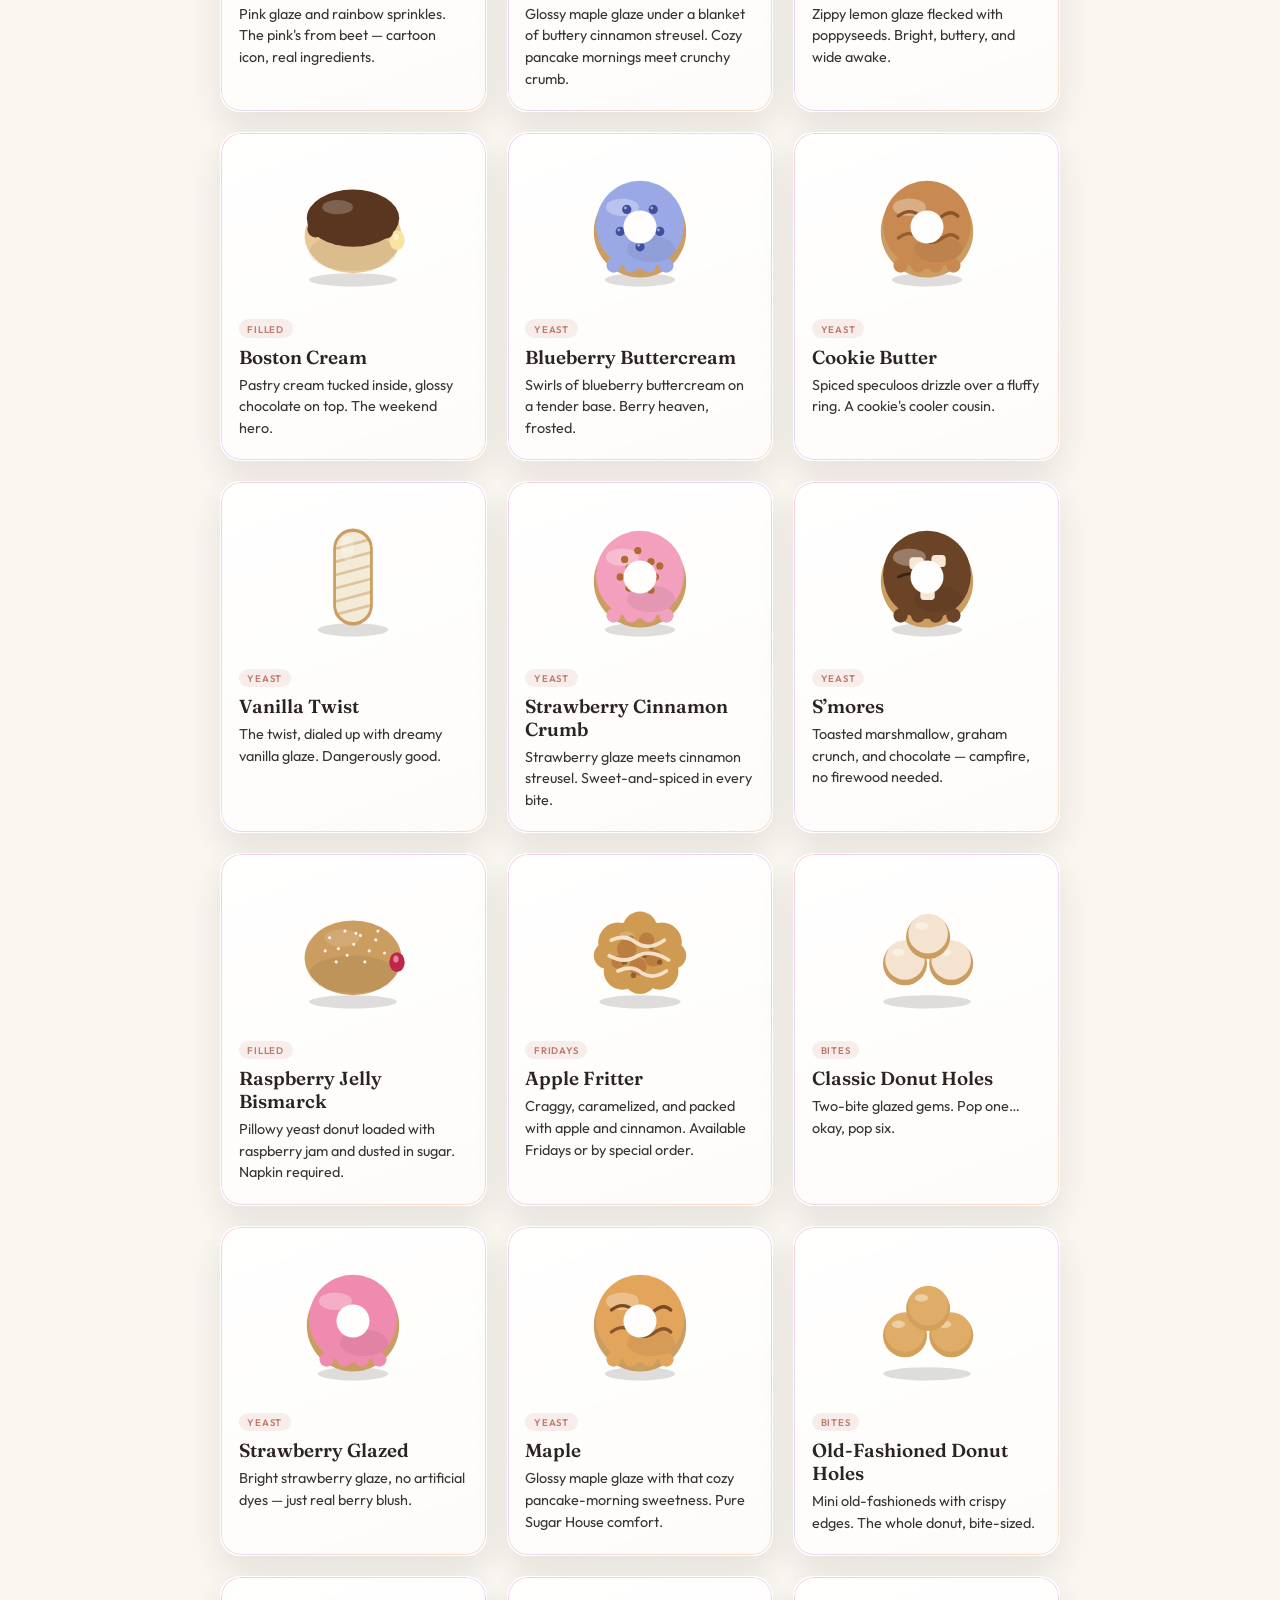
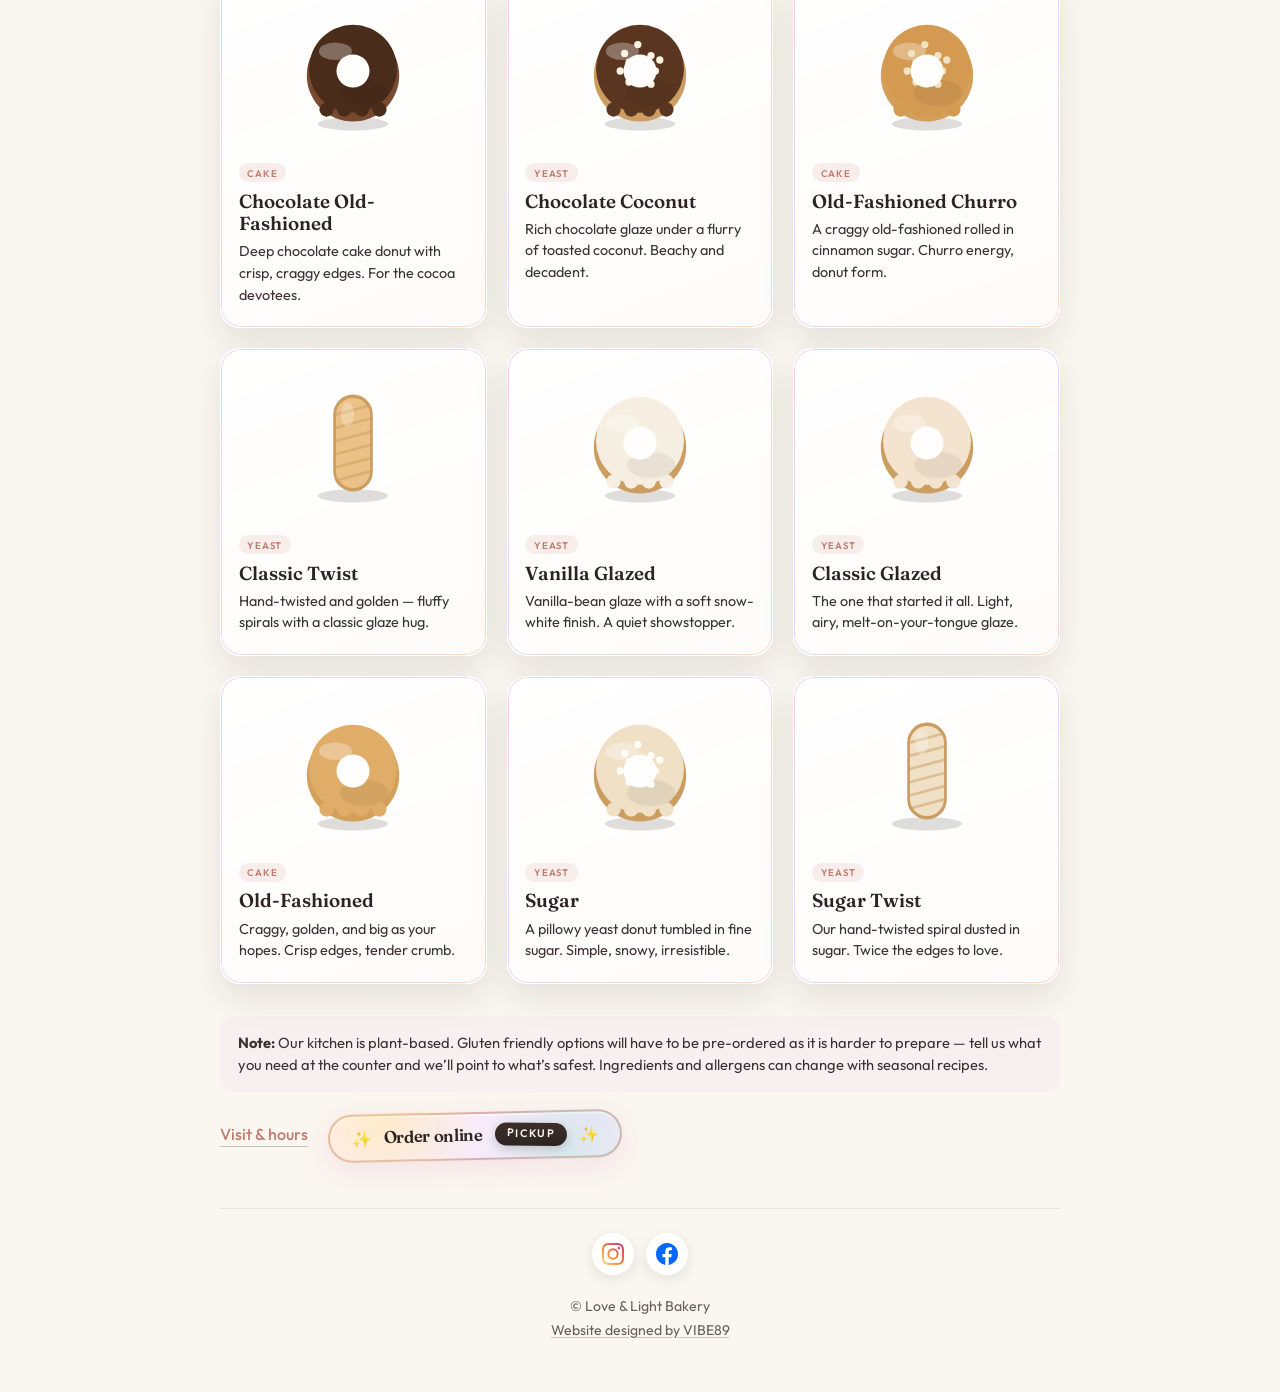
<file: menu.html>
<!DOCTYPE html>
<html lang="en">
<head>
  <meta charset="UTF-8" />
  <meta name="viewport" content="width=device-width, initial-scale=1.0" />
  <title>Menu — Love &amp; Light Bakery</title>
  <meta name="description" content="Donuts, old fashioneds, seasonal glazes, and espresso drinks at Love &amp; Light Bakery in Sugar House, Salt Lake City. Plant-based treats with gluten-friendly options—ask us what’s fresh today." />
  <meta name="theme-color" content="#faf6f0" />
  <link rel="icon" href="favicon.svg" type="image/svg+xml" sizes="any" />
  <link rel="apple-touch-icon" href="favicon.svg" />
  <link rel="canonical" href="https://loveandlightbakery.com/menu.html" />
  <meta property="og:type" content="website" />
  <meta property="og:site_name" content="Love &amp; Light Bakery" />
  <meta property="og:title" content="Menu — Love &amp; Light Bakery" />
  <meta property="og:description" content="Handmade donuts and espresso in Sugar House. Yeast donuts, cake donuts, seasonal glazes, and café drinks." />
  <meta property="og:url" content="https://loveandlightbakery.com/menu.html" />
  <meta property="og:image" content="https://loveandlightbakery.com/og-image.png" />
  <meta property="og:image:width" content="1200" />
  <meta property="og:image:height" content="630" />
  <meta property="og:image:type" content="image/png" />
  <meta property="og:image:alt" content="Love &amp; Light Bakery donut illustration" />
  <meta name="twitter:card" content="summary_large_image" />
  <meta name="twitter:title" content="Menu — Love &amp; Light Bakery" />
  <meta name="twitter:description" content="Handmade donuts and espresso in Sugar House. Yeast donuts, cake donuts, seasonal glazes, and café drinks." />
  <meta name="twitter:image" content="https://loveandlightbakery.com/og-image.png" />
  <link rel="preconnect" href="https://fonts.googleapis.com" />
  <link rel="preconnect" href="https://fonts.gstatic.com" crossorigin />
  <link href="https://fonts.googleapis.com/css2?family=Fraunces:ital,opsz,wght@0,9..144,400;0,9..144,600;1,9..144,400&family=Outfit:wght@300;400;500&display=swap" rel="stylesheet" />
  <link rel="stylesheet" href="styles.css?v=3" />
</head>
<body class="page--inner">
  <a class="skip-link" href="#main">Skip to content</a>
  <div class="ambient" aria-hidden="true">
    <div class="ambient__orb ambient__orb--1"></div>
    <div class="ambient__orb ambient__orb--2"></div>
    <div class="ambient__orb ambient__orb--3"></div>
  </div>

  <header class="top-bar">
    <div class="top-bar__shell">
      <a class="top-bar__logo" href="index.html" aria-label="Love &amp; Light Bakery — Home">
        <span class="top-bar__mark">
          <span class="visually-hidden">Love &amp; Light</span>
          <span class="top-bar__wordmark" aria-hidden="true">
            <span class="love-with-donut">
              <span class="love-with-donut__visual"
                >L<svg
                  class="love-o-donut"
                  xmlns="http://www.w3.org/2000/svg"
                  viewBox="0 0 200 200"
                  focusable="false"
                >
                  <defs>
                    <radialGradient id="barDoughGrad" cx="40%" cy="35%" r="65%">
                      <stop offset="0%" stop-color="#f5d4a8" />
                      <stop offset="55%" stop-color="#e8a86a" />
                      <stop offset="100%" stop-color="#c97b3c" />
                    </radialGradient>
                    <radialGradient id="barIcingGrad" cx="45%" cy="40%" r="55%">
                      <stop offset="0%" stop-color="#ffe8f4" />
                      <stop offset="45%" stop-color="#f8b8d9" />
                      <stop offset="100%" stop-color="#e89bc4" />
                    </radialGradient>
                    <mask id="barHoleMask" maskUnits="userSpaceOnUse" x="0" y="0" width="200" height="200">
                      <rect x="0" y="0" width="200" height="200" fill="white" />
                      <circle cx="100" cy="100" r="23" fill="black" />
                    </mask>
                  </defs>
                  <g mask="url(#barHoleMask)">
                    <circle cx="100" cy="100" r="72" fill="url(#barDoughGrad)" />
                    <circle cx="100" cy="100" r="65" fill="url(#barIcingGrad)" />
                    <g>
                      <rect x="138" y="78" width="11" height="3.2" rx="1.6" fill="#fff59a" transform="rotate(18 138 78)" />
                      <rect x="52" y="82" width="10" height="3" rx="1.5" fill="#a8e6cf" transform="rotate(-42 52 82)" />
                      <rect x="124" y="118" width="10" height="3" rx="1.5" fill="#c4b5fd" transform="rotate(48 124 118)" />
                      <rect x="72" y="128" width="11" height="3.2" rx="1.6" fill="#fdba74" transform="rotate(-8 72 128)" />
                      <rect x="96" y="58" width="10" height="3" rx="1.5" fill="#93c5fd" transform="rotate(72 96 58)" />
                      <rect x="152" y="96" width="9" height="2.8" rx="1.4" fill="#f9a8d4" transform="rotate(-22 152 96)" />
                      <rect x="44" y="108" width="10" height="3" rx="1.5" fill="#fde68a" transform="rotate(35 44 108)" />
                      <rect x="108" y="138" width="10" height="3" rx="1.5" fill="#86efac" transform="rotate(-55 108 138)" />
                      <rect x="130" y="64" width="9" height="2.8" rx="1.4" fill="#c4b5fd" transform="rotate(102 130 64)" />
                      <rect x="78" y="70" width="10" height="3" rx="1.5" fill="#fdba74" transform="rotate(-28 78 70)" />
                      <rect x="58" y="118" width="11" height="3.2" rx="1.6" fill="#93c5fd" transform="rotate(12 58 118)" />
                      <rect x="146" y="118" width="10" height="3" rx="1.5" fill="#fff59a" transform="rotate(-65 146 118)" />
                      <rect x="76" y="84" width="9" height="2.8" rx="1.4" fill="#fca5a5" transform="rotate(40 76 84)" />
                      <rect x="124" y="90" width="10" height="3" rx="1.5" fill="#a8e6cf" transform="rotate(-18 124 90)" />
                      <rect x="68" y="96" width="9" height="2.8" rx="1.4" fill="#fde68a" transform="rotate(88 68 96)" />
                      <rect x="118" y="122" width="10" height="3" rx="1.5" fill="#f9a8d4" transform="rotate(62 118 122)" />
                      <circle cx="142" cy="88" r="2.2" fill="#fff59a" />
                      <circle cx="54" cy="72" r="2" fill="#93c5fd" />
                      <circle cx="92" cy="132" r="2.1" fill="#c4b5fd" />
                      <circle cx="128" cy="132" r="2" fill="#86efac" />
                      <circle cx="104" cy="72" r="2.2" fill="#fdba74" />
                      <circle cx="62" cy="96" r="1.9" fill="#f9a8d4" />
                      <circle cx="136" cy="108" r="2" fill="#fde68a" />
                      <circle cx="74" cy="118" r="2.1" fill="#fff59a" />
                    </g>
                  </g>
                </svg>ve</span>
            </span>
            <span class="top-bar__amp"> &amp; </span>
            <span class="h1-glow top-bar__glow">Light</span>
          </span>
        </span>
      </a>
      <div class="top-bar__nav-cluster">
        <button type="button" class="nav-bun" id="nav-toggle" aria-expanded="false" aria-controls="site-menu" aria-label="Open menu">
          <span class="nav-bun__face" aria-hidden="true">
            <span class="nav-bun__icing"></span>
            <span class="nav-bun__seed nav-bun__seed--1"></span>
            <span class="nav-bun__seed nav-bun__seed--2"></span>
            <span class="nav-bun__seed nav-bun__seed--3"></span>
          </span>
        </button>
        <div class="nav-hint" id="nav-hint" role="status" aria-live="polite">
          <span class="nav-hint__label">click me</span>
        </div>
      </div>
    </div>
    <nav id="site-menu" class="site-nav" aria-label="Primary">
      <div class="site-nav__scrim" aria-hidden="true"></div>
      <div class="site-nav__panel">
        <p class="site-nav__tagline" aria-hidden="true">Pick your glaze path ✦</p>
        <ul class="site-nav__list" role="list">
          <li><a class="site-nav__link" href="index.html">Home</a></li>
          <li><a class="site-nav__link" href="menu.html" aria-current="page">Menu</a></li>
          <li><a class="site-nav__link" href="about.html">About</a></li>
          <li><a class="site-nav__link" href="catering.html">Catering</a></li>
          <li><a class="site-nav__link" href="contact.html">Contact</a></li>
        </ul>
        <div class="site-nav__social">
          <ul class="social-icons" role="list" aria-label="Social media">
            <li>
              <a class="social-icons__link" href="https://www.instagram.com/loveandlightbakeryy/" target="_blank" rel="noopener noreferrer me" aria-label="Love &amp; Light Bakery on Instagram">
                <img class="social-icons__img" src="icons/instagram.svg" alt="" width="22" height="22" decoding="async" />
              </a>
            </li>
            <li>
              <a class="social-icons__link" href="https://www.facebook.com/p/Love-Light-Bakery-100088780961463/" target="_blank" rel="noopener noreferrer me" aria-label="Love &amp; Light Bakery on Facebook">
                <img class="social-icons__img" src="icons/facebook.svg" alt="" width="22" height="22" decoding="async" />
              </a>
            </li>
          </ul>
        </div>
      </div>
    </nav>
  </header>

  <main class="page-main page-main--wide" id="main" tabindex="-1">
    <header class="page-hero">
      <p class="eyebrow">Sugar House · SLC</p>
      <h1>Menu</h1>
      <p class="lede">Yeast-raised donuts, cake-style classics, and espresso drinks made to match a slow Saturday morning. Selection rotates—when you visit, the case is the truth.</p>
    </header>

    <div class="menu-board">
      <section class="menu-board__section" aria-labelledby="menu-yeast">
        <h2 id="menu-yeast">Yeast-raised</h2>
        <ul class="menu-list">
          <li>
            <span class="menu-list__name">Single donut</span>
            <span class="menu-list__price">$5.25</span>
          </li>
          <li>
            <span class="menu-list__name">Half-Dozen</span>
            <span class="menu-list__price">$31.50</span>
          </li>
          <li>
            <span class="menu-list__name">Dozen</span>
            <span class="menu-list__price">$59.85</span>
          </li>
          <li>
            <span class="menu-list__name">Donut holes, 6-pack</span>
            <span class="menu-list__price">$4.44</span>
          </li>
          <li>
            <span class="menu-list__name">Donut holes, 12-pack</span>
            <span class="menu-list__price">$7.77</span>
          </li>
        </ul>
      </section>

      <section class="menu-board__section" aria-labelledby="menu-filled">
        <h2 id="menu-filled">Filled &amp; specials</h2>
        <p class="menu-board__note">Sometimes jelly, sometimes creme—always messy in the best way. Fritter Friday is when we turn up the fruit fritters—peek at <a href="https://www.instagram.com/loveandlightbakeryy/" target="_blank" rel="noopener noreferrer">Instagram</a> for the weekly lineup.</p>
        <ul class="menu-list">
          <li>
            <span class="menu-list__name">Raspberry jelly bismarck</span>
            <span class="menu-list__price">$4.75</span>
            <p class="menu-list__detail">Tart jam, powdered sugar dust, napkin required</p>
          </li>
          <li>
            <span class="menu-list__name">Boston cream</span>
            <span class="menu-list__price">$5</span>
            <p class="menu-list__detail">Pastry cream, glossy chocolate—weekend hero.</p>
          </li>
          <li>
            <span class="menu-list__name">Fritter of the day</span>
            <span class="menu-list__price">$5.25</span>
            <p class="menu-list__detail">Apple — fried until shaggy and golden. On Fritter Friday, expect an extra-loud seasonal special while supplies last.</p>
          </li>
        </ul>
      </section>

      <section class="menu-board__section" aria-labelledby="menu-espresso">
        <h2 id="menu-espresso">Espresso bar</h2>
        <p class="menu-board__note">Oat milk available; ask for today’s single-origin if you’re curious.</p>
        <ul class="menu-list">
          <li>
            <span class="menu-list__name">Espresso</span>
            <span class="menu-list__price">$3.50</span>
          </li>
          <li>
            <span class="menu-list__name">Americano</span>
            <span class="menu-list__price">$3.75</span>
          </li>
          <li>
            <span class="menu-list__name">Cappuccino</span>
            <span class="menu-list__price">$5</span>
            <p class="menu-list__detail">Equal parts espresso, steamed milk, dense foam.</p>
          </li>
          <li>
            <span class="menu-list__name">Latte</span>
            <span class="menu-list__price">$5</span>
            <p class="menu-list__detail">Silky microfoam; vanilla or caramel on request.</p>
          </li>
          <li>
            <span class="menu-list__name">Mocha</span>
            <span class="menu-list__price">$5.25</span>
            <p class="menu-list__detail">Chocolate and espresso, whipped crest if you like.</p>
          </li>
          <li>
            <span class="menu-list__name">Cold brew</span>
            <span class="menu-list__price">$4.25</span>
            <p class="menu-list__detail">Slow-steeped, served over ice; seasonal syrup rotates.</p>
          </li>
        </ul>
      </section>

      <section class="menu-board__section" aria-labelledby="menu-extras">
        <h2 id="menu-extras">Extras!</h2>
        <ul class="menu-list">
          <li>
            <span class="menu-list__name">Hot chocolate</span>
            <span class="menu-list__price">$5</span>
            <p class="menu-list__detail">Real chocolate, not powder; marshmallow upon request.</p>
          </li>
          <li>
            <span class="menu-list__name">Chai latte</span>
            <span class="menu-list__price">$7.50</span>
            <p class="menu-list__detail">A blend of high quality chai, and high quality coffee!</p>
          </li>
          <li>
            <span class="menu-list__name">Banana Bread</span>
            <span class="menu-list__price">$4.50</span>
            <p class="menu-list__detail">Made with organic bananas, this is surely a fan favorite.</p>
          </li>
          <li>
            <span class="menu-list__name">Lemon Blueberry Bread</span>
            <span class="menu-list__price">$4.50</span>
            <p class="menu-list__detail">Organic lemon squeezed fresh for the glaze, covering an organic blueberry filled delectable treat.</p>
          </li>
        </ul>
      </section>
    </div>

    <section class="hof" aria-labelledby="hof-title">
      <header class="hof__head">
        <p class="hof__eyebrow">Flavor legends</p>
        <h2 class="hof__title" id="hof-title">Hall of Fame</h2>
        <p class="hof__sub">A rolling lineup of the flavors that have earned their place in the case.</p>
      </header>
      <!-- Cards render from the HOF_FLAVORS array in the script below — edit names, descriptions, and colors there. -->
      <div class="hof-grid" id="hof-grid"></div>
      <noscript>
        <p class="hof-noscript">Our flavor lineup: Maple Cinnamon Crumb, Strawberry Cinnamon Crumb, Strawberry Glazed, Classic Glazed, Old-Fashioned, Vanilla Glazed, Classic Twist, Vanilla Twist, S’mores, Cookie Butter, Blueberry Buttercream, Classic Donut Holes, Old-Fashioned Donut Holes, Boston Cream, and the Homer. Selection rotates — the case is the truth.</p>
      </noscript>
    </section>

    <p class="menu-disclaimer"><strong>Note:</strong> Our kitchen is plant-based. Gluten friendly options will have to be pre-ordered as it is harder to prepare — tell us what you need at the counter and we’ll point to what’s safest. Ingredients and allergens can change with seasonal recipes.</p>

    <div class="cta-row">
      <a class="cta cta--ghost" href="contact.html">Visit &amp; hours</a>
      <a class="cta-order" href="https://lovelightbakery.square.site/?owg-fulfillment=pickup&amp;fulfillment=PICKUP&amp;location=11f04d3260f3dde3bb543cecef6dbab4&amp;location_id=L8TZXZNDSPY2A&amp;rwg_token=ALcMQYbaeKPNEA4hoYIKNXeuPpoFuraRknJO5uGEhyGIo_CMEf2ymZk_YgST1Sw8fEwn-MdDdu7DiHiM2CbJje4yeQzW6flhuw%3D%3D#HITF7H3BSUPYGJAH3TNS2SXG" target="_blank" rel="noopener noreferrer">
          <span class="cta-order__spark" aria-hidden="true">✨</span>
          <span class="cta-order__main">Order online</span>
          <span class="cta-order__badge">Pickup</span>
          <span class="cta-order__spark" aria-hidden="true">✨</span>
        </a>
    </div>

    <footer class="site-footer-page">
      <ul class="social-icons social-icons--footer" role="list" aria-label="Social media">
        <li>
          <a class="social-icons__link" href="https://www.instagram.com/loveandlightbakeryy/" target="_blank" rel="noopener noreferrer me" aria-label="Love &amp; Light Bakery on Instagram">
            <img class="social-icons__img" src="icons/instagram.svg" alt="" width="22" height="22" decoding="async" />
          </a>
        </li>
        <li>
          <a class="social-icons__link" href="https://www.facebook.com/p/Love-Light-Bakery-100088780961463/" target="_blank" rel="noopener noreferrer me" aria-label="Love &amp; Light Bakery on Facebook">
            <img class="social-icons__img" src="icons/facebook.svg" alt="" width="22" height="22" decoding="async" />
          </a>
        </li>
      </ul>
      <p>© Love &amp; Light Bakery</p>
      <p class="site-credit"><a href="https://vibe89.com" target="_blank" rel="noopener noreferrer">Website designed by VIBE89</a></p>
    </footer>
  </main>

  <script src="nav.js"></script>
  <script src="decor.js?v=1"></script>
  <script src="flavors.js?v=7"></script>
  <script>
    /* Render the Hall of Fame grid from the shared flavor list (flavors.js). */
    (function () {
      var grid = document.getElementById("hof-grid");
      if (!grid || !window.LLB) return;

      var reduce = window.matchMedia && window.matchMedia("(prefers-reduced-motion: reduce)").matches;
      var frag = document.createDocumentFragment();

      window.LLB.flavors.forEach(function (f, i) {
        var card = document.createElement("article");
        card.className = "hof-card";
        card.style.cssText = window.LLB.flavorVars(f);
        card.style.transitionDelay = (i % 4) * 0.06 + "s";
        card.innerHTML =
          '<div class="hof-card__stage">' + window.LLB.donutSVG(f, i, "hof") + "</div>" +
          '<span class="hof-card__tag">' + f.tag + "</span>" +
          '<h3 class="hof-card__name">' + f.name + "</h3>" +
          '<p class="hof-card__desc">' + f.desc + "</p>";
        frag.appendChild(card);
      });

      grid.appendChild(frag);

      var cards = grid.querySelectorAll(".hof-card");
      if (reduce || !("IntersectionObserver" in window)) {
        cards.forEach(function (c) { c.classList.add("is-in"); });
        return;
      }

      var io = new IntersectionObserver(function (entries) {
        entries.forEach(function (e) {
          if (e.isIntersecting) {
            e.target.classList.add("is-in");
            io.unobserve(e.target);
          }
        });
      }, { threshold: 0.15, rootMargin: "0px 0px -40px 0px" });

      cards.forEach(function (c) { io.observe(c); });
    })();
  </script>
</body>
</html>
</file>
<file: styles.css>
:root {
  --cream: #faf6f0;
  --blush: #f7e8ef;
  --lavender: #e8e4f5;
  --ink: #2c2420;
  --ink-soft: rgba(44, 36, 32, 0.72);
  --accent: #c17b6e;
  --donut-size: min(70vw, 480px);
  --ease-out: cubic-bezier(0.22, 1, 0.36, 1);
  --slide-count: 4;
}

@media (min-width: 900px) {
  :root {
    --donut-size: min(66vw, 600px);
  }
}

*,
*::before,
*::after {
  box-sizing: border-box;
}

html {
  scroll-behavior: auto;
}

body {
  margin: 0;
  font-family: "Outfit", system-ui, sans-serif;
  font-weight: 400;
  color: var(--ink);
  background: var(--cream);
  overflow-x: hidden;
}


.ambient {
  position: fixed;
  inset: 0;
  pointer-events: none;
  z-index: 0;
  overflow: hidden;
}

.ambient__orb {
  position: absolute;
  border-radius: 50%;
  filter: blur(80px);
  opacity: 0.55;
  will-change: transform;
}

/* Drifting sprinkle field (placed by decor.js). */
.sprinkle-field {
  position: absolute;
  inset: 0;
  pointer-events: none;
}

.sprinkle {
  position: absolute;
  height: 3.4px;
  border-radius: 2px;
  transform: rotate(var(--rot, 0deg));
  animation-name: sprinkle-drift;
  animation-timing-function: ease-in-out;
  animation-iteration-count: infinite;
  animation-direction: alternate;
  will-change: transform;
}

@keyframes sprinkle-drift {
  from {
    transform: translate3d(0, 0, 0) rotate(var(--rot, 0deg));
  }
  to {
    transform: translate3d(var(--dx, 10px), var(--dy, -14px), 0)
      rotate(calc(var(--rot, 0deg) + var(--spin, 30deg)));
  }
}

.ambient__orb--1 {
  width: 45vmax;
  height: 45vmax;
  background: #f9d5e5;
  top: -10%;
  left: -15%;
}

.ambient__orb--2 {
  width: 40vmax;
  height: 40vmax;
  background: #d4e4ff;
  bottom: 10%;
  right: -20%;
}

.ambient__orb--3 {
  width: 35vmax;
  height: 35vmax;
  background: #ffe9c7;
  top: 40%;
  left: 30%;
  opacity: 0.4;
}

.top-bar {
  position: fixed;
  top: 0;
  left: 0;
  right: 0;
  z-index: 30;
  display: flex;
  flex-direction: row;
  flex-wrap: nowrap;
  align-items: center;
  justify-content: space-between;
  gap: 1rem 1.25rem;
  padding: 1.35rem 1.75rem;
  padding-top: calc(1.35rem + env(safe-area-inset-top));
  padding-left: calc(1.75rem + env(safe-area-inset-left));
  padding-right: calc(1.75rem + env(safe-area-inset-right));
  font-family: "Fraunces", Georgia, serif;
  font-size: clamp(1.45rem, 5.5vw, 2.1rem);
  letter-spacing: -0.02em;
  color: var(--ink);
  pointer-events: none;
  background-color: transparent;
  overflow: visible;
  transition:
    background-color 0.35s var(--ease-out),
    box-shadow 0.35s var(--ease-out),
    transform 0.4s var(--ease-out),
    opacity 0.3s ease;
}

/* Solid bar only on inner pages (home/index stays transparent over the hero). */
.top-bar--scrolled {
  background-color: #fff;
  box-shadow: 0 1px 0 rgba(44, 36, 32, 0.07);
}

body.page--inner .top-bar--open,
body.page--home .top-bar--open {
  background-color: #fff;
  box-shadow: 0 1px 0 rgba(44, 36, 32, 0.07);
}

.top-bar__shell {
  display: flex;
  align-items: center;
  justify-content: space-between;
  gap: 0.75rem;
  flex: 1 1 auto;
  min-width: 0;
  pointer-events: auto;
  overflow: visible;
}

.top-bar__nav-cluster {
  position: relative;
  display: flex;
  flex-direction: column;
  align-items: flex-end;
  flex-shrink: 0;
  overflow: visible;
}

/* Tiny “click me” — JS toggles .nav-hint--visible when the bar goes solid (see nav.js). */
.nav-hint {
  display: none;
  pointer-events: none;
  white-space: nowrap;
}

.nav-hint__label {
  display: inline-block;
  font-family: "Outfit", system-ui, sans-serif;
  font-size: 0.68rem;
  font-weight: 600;
  letter-spacing: 0.04em;
  color: var(--accent);
  background: rgba(255, 255, 255, 0.96);
  padding: 0.2rem 0.5rem 0.22rem;
  border-radius: 999px;
  border: 1px solid rgba(193, 123, 110, 0.35);
  box-shadow: 0 3px 14px rgba(44, 36, 32, 0.12);
}

@media (max-width: 899px) {
  /* Fixed under the header so nothing clips it; sits near the donut control */
  .nav-hint.nav-hint--visible {
    display: block;
    position: fixed;
    top: calc(env(safe-area-inset-top, 0px) + 4.65rem);
    right: max(1rem, env(safe-area-inset-right, 0px));
    left: auto;
    z-index: 50;
    transform: none;
  }

  .nav-hint.nav-hint--visible .nav-hint__label {
    animation: nav-hint-pop 0.45s cubic-bezier(0.34, 1.45, 0.64, 1);
  }

  /* Full-viewport nav must not steal flex space from the wordmark row */
  .top-bar > .site-nav {
    flex: 0 0 0;
    min-width: 0;
    min-height: 0;
    overflow: visible;
  }
}

@keyframes nav-hint-pop {
  0% {
    opacity: 0;
    transform: scale(0.75);
  }

  100% {
    opacity: 1;
    transform: scale(1);
  }
}

@media (min-width: 900px) {
  .nav-hint {
    display: none !important;
  }
}

@media (prefers-reduced-motion: reduce) {
  .nav-hint.nav-hint--visible .nav-hint__label {
    animation: none;
    opacity: 1;
  }
}

.top-bar__logo {
  display: inline-block;
  color: inherit;
  text-decoration: none;
  min-width: 0;
}

.top-bar__logo:focus-visible {
  outline: 2px solid var(--accent);
  outline-offset: 4px;
  border-radius: 4px;
}

.top-bar__mark {
  position: relative;
  font-weight: 600;
}

.top-bar__wordmark {
  display: inline-flex;
  align-items: baseline;
  flex-wrap: wrap;
  gap: 0;
}

.top-bar .love-with-donut__visual {
  letter-spacing: -0.035em;
}

.top-bar .love-o-donut {
  width: 0.76em;
  height: 0.76em;
  margin: 0 -0.05em;
  vertical-align: -0.12em;
}

.top-bar__amp {
  font-weight: 600;
  opacity: 0.92;
}

.top-bar__glow.h1-glow {
  animation-name: top-bar-glow-pulse;
}

@keyframes top-bar-glow-pulse {
  0%,
  100% {
    text-shadow:
      0 0 4px rgba(248, 184, 217, 0.38),
      0 0 10px rgba(240, 171, 207, 0.28),
      0 0 18px rgba(228, 146, 186, 0.16);
  }
  50% {
    text-shadow:
      0 0 7px rgba(252, 210, 230, 0.62),
      0 0 16px rgba(240, 171, 207, 0.48),
      0 0 28px rgba(228, 146, 186, 0.32),
      0 0 38px rgba(216, 120, 165, 0.16);
  }
}

.backdrop-stack {
  position: absolute;
  inset: 0;
  z-index: 1;
  pointer-events: none;
}

.backdrop-slide {
  position: absolute;
  inset: 0;
  will-change: opacity;
}

.backdrop-slide--hero {
  background: transparent;
}

.backdrop-slide--menu {
  background: linear-gradient(180deg, var(--cream) 0%, #fff3e4 48%, var(--blush) 100%);
}

.backdrop-slide--story {
  background: linear-gradient(180deg, transparent 0%, var(--blush) 18%, var(--blush) 100%);
}

.backdrop-slide--reviews {
  background: linear-gradient(180deg, var(--blush) 0%, #f0e8f8 50%, var(--lavender) 100%);
}

.backdrop-slide--visit {
  background: linear-gradient(180deg, var(--lavender) 0%, var(--cream) 55%, var(--cream) 100%);
}

.donut-stage {
  position: absolute;
  inset: 0;
  z-index: 2;
  pointer-events: none;
}

.donut {
  position: absolute;
  top: calc(50% + var(--donut-y, 0px));
  left: var(--donut-x, 50%);
  width: var(--donut-size);
  height: var(--donut-size);
  margin-top: calc(var(--donut-size) / -2);
  margin-left: calc(var(--donut-size) / -2);
  perspective: 1100px;
  will-change: left;
  transition: opacity 0.4s ease;
}

/* Desktop: the rolling donut comes in front of the page while it lands on,
   sits in, and leaves the flavor card. */
body.is-donut-front .donut-stage { z-index: 4; }

/* The card shows a flavor other than the Homer: its own art takes the stage. */
.donut.is-handed-off { opacity: 0; }

/* Soft contact shadow sits under the whole object and grows as the donut swells toward you. */
.donut__shadow {
  position: absolute;
  inset: 0;
  border-radius: 50%;
  background: radial-gradient(circle at 50% 50%, rgba(44, 36, 32, 0.3) 0%, rgba(44, 36, 32, 0.14) 40%, rgba(44, 36, 32, 0) 66%);
  transform: translate3d(0, calc(var(--donut-size) * 0.06), 0)
    scale(calc((0.78 + var(--donut-scale, 1) * 0.3) * var(--donut-mag, 1)));
  opacity: calc(0.55 + var(--donut-scale, 1) * 0.3);
  will-change: transform;
}

/* Mouse / velocity tilt + swell. Spin is a separate layer so lean and roll don't fight. */
.donut__tilt {
  position: absolute;
  inset: 0;
  transform-style: preserve-3d;
  transform: translate3d(0, var(--donut-lift, 0px), 0)
    rotateX(var(--donut-tx, 0deg)) rotateY(var(--donut-ty, 0deg))
    scale(calc(var(--donut-scale, 1) * var(--donut-mag, 1)));
  will-change: transform;
}

.donut__spin {
  position: absolute;
  inset: 0;
  transform-style: preserve-3d;
  transform: rotate(calc(var(--donut-rot, 0deg) + var(--donut-idle, 0deg)));
  will-change: transform;
}

.donut__layer {
  position: absolute;
  inset: 0;
  width: 100%;
  height: 100%;
  display: block;
  backface-visibility: hidden;
}

/* Depth stack (px along Z). Rims extrude behind the dough; icing and sprinkles sit proud of it. */
.donut__layer--rim-3 { transform: translateZ(-42px); }
.donut__layer--rim-2 { transform: translateZ(-28px); }
.donut__layer--rim-1 { transform: translateZ(-14px); }
.donut__layer--dough { transform: translateZ(0); }
.donut__layer--icing { transform: translateZ(14px); }
.donut__layer--sprinkles { transform: translateZ(26px); }
.donut__layer--gloss {
  transform: translateZ(34px);
  mix-blend-mode: screen;
  pointer-events: none;
}

/* ===== Scroll story (desktop) =====
   .story-scroll is tall and owns the native scroll length. .story-pin sticks
   for the whole ride; inside it, four chapters sit side by side on a track
   that script.js slides horizontally as a function of scroll position. */
.story-scroll {
  position: relative;
  height: var(--story-h, 600vh);
  z-index: 5;
}

.story-pin {
  position: sticky;
  top: 0;
  height: 100vh;
  overflow: hidden;
}

.stage-stack {
  position: absolute;
  inset: 0;
  z-index: 3;
  transform: translate3d(var(--track-x, 0px), 0, 0);
  will-change: transform;
}

.slide {
  position: absolute;
  top: 0;
  left: calc(var(--chapter, 0) * 100%);
  width: 100%;
  height: 100%;
  overflow-x: hidden;
  overflow-y: auto;
  -webkit-overflow-scrolling: touch;
  display: flex;
  align-items: center;
  justify-content: center;
  padding: 6.85rem 1.75rem 4rem;
}

.slide:nth-child(1) { --chapter: 0; }
.slide:nth-child(2) { --chapter: 1; }
.slide:nth-child(3) { --chapter: 2; }
.slide:nth-child(4) { --chapter: 3; }
.slide:nth-child(5) { --chapter: 4; }

.slide .panel__inner {
  will-change: transform, opacity;
}

.panel--hero {
  background: transparent;
}

/* Hero only: wide purple glow on “light” is clipped by .slide overflow-x otherwise. */
.slide.panel--hero {
  overflow-x: visible;
  flex-direction: column;
}

.panel--hero .panel__inner {
  margin-right: auto;
  margin-left: auto;
  max-width: 36rem;
  text-align: center;
}

.panel--hero h1 {
  line-height: 1.2;
}

/* Skip link: hidden until focused. */
.skip-link {
  position: fixed;
  top: 0.75rem;
  left: 0.75rem;
  z-index: 100;
  padding: 0.6rem 1rem;
  border-radius: 999px;
  background: var(--ink);
  color: var(--cream);
  font-weight: 500;
  text-decoration: none;
  transform: translateY(-200%);
  opacity: 0;
  transition: transform 0.2s var(--ease-out), opacity 0.2s ease;
}

.skip-link:focus {
  transform: none;
  opacity: 1;
  outline: 2px solid var(--cream);
  outline-offset: -5px;
}

main:focus {
  outline: none;
}

/* Shared focus ring for links and controls that don't define their own. */
.cta:focus-visible,
.reviews-link:focus-visible,
.panel a:focus-visible,
.page-main a:focus-visible,
.hero-carousel__nav:focus-visible,
.flavor-pick:focus-visible {
  outline: 2px solid var(--accent);
  outline-offset: 3px;
  border-radius: 4px;
}

.hero-carousel__nav:focus-visible {
  border-radius: 999px;
}

.hero-carousel__dot:focus-visible {
  outline: 2px solid var(--accent);
  outline-offset: 4px;
}

.visually-hidden {
  position: absolute;
  width: 1px;
  height: 1px;
  padding: 0;
  margin: -1px;
  overflow: hidden;
  clip: rect(0, 0, 0, 0);
  clip-path: inset(50%);
  white-space: nowrap;
  border: 0;
}

.love-with-donut {
  position: relative;
  display: inline;
}

.love-with-donut__visual {
  display: inline;
  white-space: nowrap;
  user-select: none;
  letter-spacing: -0.04em;
}

.love-o-donut {
  display: inline-block;
  width: 0.74em;
  height: 0.74em;
  margin: 0 -0.06em;
  vertical-align: -0.12em;
  filter: drop-shadow(0 1px 2px rgba(44, 36, 32, 0.16));
}

.panel--story,
.panel--reviews,
.panel--visit {
  background: transparent;
}

.panel__inner {
  max-width: 34rem;
  width: 100%;
}

.panel__inner--wide {
  max-width: 56rem;
}

.reviews-intro {
  margin-bottom: 1.75rem !important;
}

.reviews-grid {
  display: grid;
  gap: 1.25rem;
  margin: 0 0 1.75rem;
}

@media (min-width: 768px) {
  .reviews-grid {
    grid-template-columns: repeat(3, 1fr);
    gap: 1.5rem;
  }
}

.review-card {
  margin: 0;
  padding: 1.35rem 1.25rem 1.25rem;
  background: rgba(255, 255, 255, 0.72);
  border: 1px solid rgba(44, 36, 32, 0.08);
  border-radius: 1rem;
  box-shadow: 0 12px 32px rgba(44, 36, 32, 0.06);
}

.review-card__quote {
  margin: 0;
}

.review-card__quote p {
  font-size: 1rem !important;
  line-height: 1.55 !important;
  margin: 0 !important;
  font-style: italic;
  color: var(--ink);
}

.review-card__cite {
  margin-top: 1rem;
  font-size: 0.8rem;
  letter-spacing: 0.06em;
  text-transform: uppercase;
  color: var(--ink-soft);
}

.reviews-link {
  font-size: 0.95rem;
  font-weight: 500;
  color: var(--accent);
  text-decoration: none;
  border-bottom: 1px solid rgba(193, 123, 110, 0.45);
  padding-bottom: 2px;
  display: inline-block;
}

.reviews-link:hover {
  color: var(--ink);
  border-color: var(--ink);
}

.panel__inner p a:not([class]) {
  color: var(--accent);
  font-weight: 500;
  text-decoration: underline;
  text-decoration-color: rgba(193, 123, 110, 0.45);
  text-underline-offset: 0.18em;
}

.panel__inner p a:not([class]):hover {
  color: var(--ink);
  text-decoration-color: var(--ink);
}

.menu-board__note a {
  color: #5a2f24;
  font-weight: 500;
  text-decoration: underline;
  text-decoration-color: rgba(90, 47, 36, 0.45);
  text-underline-offset: 0.18em;
}

.menu-board__note a:hover {
  color: var(--ink);
  text-decoration-color: var(--ink);
}

.page-section p a:not(.cta) {
  color: var(--accent);
  font-weight: 500;
  text-decoration: underline;
  text-decoration-color: rgba(193, 123, 110, 0.45);
  text-underline-offset: 0.18em;
}

.page-section p a:not(.cta):hover {
  color: var(--ink);
  text-decoration-color: var(--ink);
}

.hours {
  padding: 1rem 0 0.25rem;
  margin-bottom: 1rem !important;
  border-top: 1px solid rgba(44, 36, 32, 0.1);
  border-bottom: 1px solid rgba(44, 36, 32, 0.1);
}

.hours__label {
  display: block;
  font-size: 0.75rem;
  letter-spacing: 0.12em;
  text-transform: uppercase;
  color: var(--ink-soft);
  margin-bottom: 0.35rem;
}

.hours__note {
  font-size: 0.95rem;
  opacity: 0.85;
}

.cta-row {
  display: flex;
  flex-wrap: wrap;
  align-items: center;
  gap: 1rem 1.25rem;
  margin-top: 1.25rem;
}

.cta.cta--button {
  display: inline-flex;
  align-items: center;
  justify-content: center;
  padding: 0.65rem 1.35rem;
  background: var(--ink);
  color: var(--cream) !important;
  border-bottom: none;
  border-radius: 999px;
  text-decoration: none;
  font-weight: 500;
  margin-top: 0;
}

.cta.cta--button:hover {
  color: var(--cream) !important;
  background: #3d332e;
}

/* Playful “coming soon” chip (replaces online order link until Square is live) */
.cta-order {
  text-decoration: none;
  cursor: pointer;
  display: inline-flex;
  align-items: center;
  justify-content: center;
  flex-wrap: wrap;
  gap: 0.4rem 0.75rem;
  padding: 0.65rem 1.35rem 0.7rem;
  border-radius: 999px;
  background: linear-gradient(
    125deg,
    #fff0f7 0%,
    #f3e8ff 38%,
    #fff4e0 72%,
    #ffe8f4 100%
  );
  background-size: 220% 220%;
  animation: cta-order-gradient 9s ease-in-out infinite;
  border: 2px solid rgba(193, 123, 110, 0.55);
  box-shadow:
    0 8px 28px rgba(232, 155, 196, 0.22),
    0 2px 0 rgba(255, 255, 255, 0.65) inset;
  font-family: "Fraunces", Georgia, serif;
  font-weight: 600;
  font-size: clamp(0.95rem, 2.5vw, 1.05rem);
  line-height: 1.25;
  color: var(--ink);
  transform: rotate(-1.25deg);
  position: relative;
  isolation: isolate;
}

.cta-order::before {
  content: "";
  position: absolute;
  inset: -3px;
  border-radius: inherit;
  background: radial-gradient(circle at 18% 22%, rgba(255, 230, 150, 0.55) 0%, transparent 42%),
    radial-gradient(circle at 82% 78%, rgba(167, 230, 200, 0.4) 0%, transparent 38%);
  z-index: -1;
  opacity: 0.85;
  pointer-events: none;
}

.cta-order__main {
  letter-spacing: -0.02em;
}

.cta-order__badge {
  display: inline-flex;
  align-items: center;
  padding: 0.28rem 0.75rem;
  border-radius: 999px;
  background: linear-gradient(180deg, #3d2f2a 0%, var(--ink) 100%);
  color: #fff8f2;
  font-family: "Outfit", system-ui, sans-serif;
  font-size: 0.68rem;
  font-weight: 600;
  letter-spacing: 0.14em;
  text-transform: uppercase;
  transform: rotate(2deg);
  box-shadow: 0 3px 10px rgba(44, 36, 32, 0.2);
  animation: cta-order-badge 2.8s ease-in-out infinite;
}

.cta-order__spark {
  font-size: 1rem;
  line-height: 1;
  opacity: 0.92;
  animation: cta-order-spark 2.2s ease-in-out infinite;
}

.cta-order__spark:last-of-type {
  animation-delay: 0.5s;
}

@keyframes cta-order-gradient {
  0%,
  100% {
    background-position: 0% 40%;
  }
  50% {
    background-position: 100% 60%;
  }
}

@keyframes cta-order-badge {
  0%,
  100% {
    transform: rotate(2deg) translateY(0);
  }
  50% {
    transform: rotate(1deg) translateY(-2px);
  }
}

@keyframes cta-order-spark {
  0%,
  100% {
    transform: scale(1) rotate(-6deg);
    opacity: 0.85;
  }
  50% {
    transform: scale(1.12) rotate(6deg);
    opacity: 1;
  }
}

.cta.cta--ghost {
  border-bottom-color: rgba(44, 36, 32, 0.25);
  margin-top: 0;
}

.site-footer-inline {
  margin: 2.5rem 0 0 !important;
  padding-top: 1.25rem;
  border-top: 1px solid rgba(44, 36, 32, 0.08);
  font-size: 0.85rem !important;
  text-align: center;
  color: var(--ink-soft);
}

.site-credit {
  margin: 0.65rem 0 0;
  font-size: 0.8rem;
  text-align: center;
  color: var(--ink-soft);
}

.site-credit a {
  color: inherit;
  text-decoration: underline;
  text-decoration-color: rgba(44, 36, 32, 0.22);
  text-underline-offset: 0.15em;
  transition: color 0.2s ease, text-decoration-color 0.2s ease;
}

.site-credit a:hover {
  color: var(--ink);
  text-decoration-color: var(--ink);
}

.eyebrow {
  font-size: 0.8rem;
  letter-spacing: 0.14em;
  text-transform: uppercase;
  color: var(--ink-soft);
  margin: 0 0 1rem;
}

h1 {
  font-family: "Fraunces", Georgia, serif;
  font-weight: 600;
  font-size: clamp(2.25rem, 6vw, 3.35rem);
  line-height: 1.12;
  margin: 0 0 1.25rem;
  letter-spacing: -0.02em;
}

.h1-glow {
  display: inline-block;
  color: var(--ink);
  animation: h1-glow-pink-pulse 2.8s ease-in-out infinite;
}

@keyframes h1-glow-pink-pulse {
  0%,
  100% {
    text-shadow:
      0 0 6px rgba(248, 184, 217, 0.42),
      0 0 14px rgba(240, 171, 207, 0.32),
      0 0 26px rgba(228, 146, 186, 0.2);
  }
  50% {
    text-shadow:
      0 0 10px rgba(252, 210, 230, 0.72),
      0 0 22px rgba(240, 171, 207, 0.58),
      0 0 38px rgba(228, 146, 186, 0.4),
      0 0 52px rgba(216, 120, 165, 0.22);
  }
}

h2 {
  font-family: "Fraunces", Georgia, serif;
  font-weight: 600;
  font-size: clamp(1.75rem, 4vw, 2.25rem);
  margin: 0 0 1rem;
  letter-spacing: -0.02em;
}

.lede,
.panel p {
  font-size: 1.1rem;
  line-height: 1.65;
  color: var(--ink-soft);
  margin: 0 0 1.25rem;
}

.scroll-hint {
  display: flex;
  align-items: center;
  justify-content: center;
  gap: 0.75rem;
  margin-top: 2.5rem;
  font-size: 0.85rem;
  letter-spacing: 0.12em;
  text-transform: uppercase;
  color: var(--ink-soft);
}

.scroll-hint__line {
  width: 2.5rem;
  height: 1px;
  background: linear-gradient(90deg, var(--accent), transparent);
  animation: pulse-line 2.4s ease-in-out infinite;
}

@keyframes pulse-line {
  0%,
  100% {
    opacity: 0.35;
    transform: scaleX(0.85);
  }
  50% {
    opacity: 1;
    transform: scaleX(1);
  }
}

.pill-list {
  list-style: none;
  padding: 0;
  margin: 1.5rem 0 0;
  display: flex;
  flex-wrap: wrap;
  gap: 0.5rem;
}

.pill-list li {
  font-size: 0.9rem;
  padding: 0.45rem 0.9rem;
  border-radius: 999px;
  background: rgba(255, 255, 255, 0.65);
  border: 1px solid rgba(44, 36, 32, 0.08);
}

.cta {
  display: inline-block;
  margin-top: 0.5rem;
  font-weight: 500;
  color: var(--accent);
  text-decoration: none;
  border-bottom: 1px solid rgba(193, 123, 110, 0.45);
  padding-bottom: 2px;
  transition: color 0.2s ease, border-color 0.2s ease;
}

.cta:hover {
  color: var(--ink);
  border-color: var(--ink);
}

.fineprint {
  font-size: 0.85rem !important;
  opacity: 0.65;
  margin-top: 1.5rem !important;
}

@media (prefers-reduced-motion: reduce) {
  .story-scroll {
    height: auto !important;
  }

  .story-pin {
    position: static;
    overflow: visible;
    height: auto;
  }

  .stage-stack {
    position: relative;
    inset: auto;
    transform: none !important;
  }

  .slide {
    position: relative;
    inset: auto;
    left: auto;
    width: 100%;
    height: auto;
    min-height: 0;
    overflow: visible;
  }

  .slide .panel__inner {
    transform: none !important;
    opacity: 1 !important;
  }

  .backdrop-stack {
    display: none;
  }

  .panel--story {
    background: linear-gradient(180deg, transparent 0%, var(--blush) 18%, var(--blush) 100%);
  }

  .panel--reviews {
    background: linear-gradient(180deg, var(--blush) 0%, #f0e8f8 50%, var(--lavender) 100%);
  }

  .panel--visit {
    background: linear-gradient(180deg, var(--lavender) 0%, var(--cream) 55%, var(--cream) 100%);
  }

  .donut-stage {
    display: none;
  }

  .scroll-hint__line {
    animation: none;
  }

  .h1-glow {
    animation: none;
    text-shadow:
      0 0 8px rgba(248, 184, 217, 0.48),
      0 0 18px rgba(240, 171, 207, 0.36),
      0 0 30px rgba(228, 146, 186, 0.22);
  }

  .top-bar__glow.h1-glow {
    animation: none;
    text-shadow:
      0 0 5px rgba(248, 184, 217, 0.42),
      0 0 12px rgba(240, 171, 207, 0.32),
      0 0 20px rgba(228, 146, 186, 0.18);
  }

  .ambient__orb {
    transform: none !important;
  }
}

/* ===== Desktop flow: an ordinary vertical page with fixed parallax layers =====
   The story shell stays in the markup; here it simply lays the sections out in a
   column. Backdrop washes and the donut are fixed and driven by script.js. */
body.is-flow .story-scroll { height: auto !important; }

body.is-flow .story-pin {
  position: static;
  overflow: visible;
  height: auto;
}

body.is-flow .stage-stack {
  position: relative;
  inset: auto;
  transform: none !important;
}

body.is-flow .slide {
  position: relative;
  inset: auto;
  left: auto;
  z-index: 3;
  width: 100%;
  height: auto;
  min-height: 0;
  overflow: visible;
}

body.is-flow .slide.panel--hero { min-height: 100vh; }

body.is-flow .slide:not(.panel--hero) {
  min-height: 82vh;
  padding-top: 7.5rem;
  padding-bottom: 7.5rem;
}

body.is-flow .slide.panel--visit { min-height: 92vh; }

/* Copy eases in as each section enters (class set by script.js). */
body.is-flow .slide .panel__inner {
  position: relative;
  z-index: 1;
  transition: opacity 0.75s var(--ease-out), transform 0.75s var(--ease-out);
}

body.is-flow .slide:not(.panel--hero) .panel__inner:not(.is-in) {
  opacity: 0;
  transform: translate3d(0, 28px, 0);
}

body.is-flow .backdrop-stack { position: fixed; }

body.is-flow .donut-stage {
  position: fixed;
  inset: 0;
}

/* Taller than the viewport so its slow drift never shows an edge. */
body.is-flow .sprinkle-field { inset: -30% 0; }

/* Keyboard focus scrolls elements clear of the fixed top bar. */
body.is-flow .machine__btn,
body.is-flow .cta,
body.is-flow .hero-carousel__dot { scroll-margin-top: 6rem; }

/* Home index: native stacked sections on small viewports; fixed donut spins with scroll */
@media (max-width: 899px) {
  /* Let the root scroll chain behave like a normal page (helps iOS swipe momentum). */
  html {
    overscroll-behavior-y: auto;
  }

  body.is-mobile-stack {
    min-height: 0;
    overscroll-behavior-y: auto;
  }

  body.is-mobile-stack .story-scroll {
    height: auto !important;
  }

  body.is-mobile-stack .story-pin {
    position: static;
    overflow: visible;
    height: auto;
  }

  body.is-mobile-stack .stage-stack {
    position: relative;
    inset: auto;
    transform: none !important;
  }

  body.is-mobile-stack .slide {
    position: relative;
    inset: auto;
    left: auto;
    z-index: 3;
    width: 100%;
    height: auto;
    min-height: 0;
    overflow: visible;
  }

  /* Phones: copy eases in as each section arrives (class set by script.js). */
  body.is-mobile-stack .slide .panel__inner {
    transition: opacity 0.7s var(--ease-out), transform 0.7s var(--ease-out);
  }

  body.is-mobile-stack .slide:not(.panel--hero) .panel__inner:not(.is-in) {
    opacity: 0 !important;
    transform: translate3d(0, 22px, 0) !important;
  }

  body.is-mobile-stack .slide.panel--hero {
    min-height: 100vh;
    min-height: 100dvh;
  }

  /* Above section ::before washes so copy stays sharp; no extra padding */
  body.is-mobile-stack .slide .panel__inner {
    position: relative;
    z-index: 1;
    transform: none !important;
    opacity: 1 !important;
  }

  body.is-mobile-stack .backdrop-stack {
    display: none;
  }

  /* Full-width gradients sit in ::before with a right-edge mask so the fixed donut shows through */
  body.is-mobile-stack .slide.panel--story,
  body.is-mobile-stack .slide.panel--reviews,
  body.is-mobile-stack .slide.panel--visit {
    background: transparent;
  }

  body.is-mobile-stack .slide.panel--menu::before,
  body.is-mobile-stack .slide.panel--story::before,
  body.is-mobile-stack .slide.panel--reviews::before,
  body.is-mobile-stack .slide.panel--visit::before {
    content: "";
    position: absolute;
    inset: 0;
    z-index: 0;
    pointer-events: none;
    -webkit-mask-image: linear-gradient(90deg, #000 0%, #000 54%, transparent 86%);
    mask-image: linear-gradient(90deg, #000 0%, #000 54%, transparent 86%);
  }

  body.is-mobile-stack .slide.panel--menu::before {
    background: linear-gradient(180deg, transparent 0%, #fff3e4 30%, var(--blush) 100%);
  }

  body.is-mobile-stack .slide.panel--story::before {
    background: linear-gradient(180deg, var(--blush) 0%, var(--blush) 100%);
  }

  body.is-mobile-stack .slide.panel--reviews::before {
    background: linear-gradient(180deg, var(--blush) 0%, #f0e8f8 50%, var(--lavender) 100%);
  }

  body.is-mobile-stack .slide.panel--visit::before {
    background: linear-gradient(180deg, var(--lavender) 0%, var(--cream) 55%, var(--cream) 100%);
  }

  body.is-mobile-stack .donut-stage {
    position: fixed;
    inset: 0;
    z-index: 2;
    pointer-events: none;
  }

  body.is-mobile-stack .donut {
    perspective: none;
  }

  /* Phones: flat spin only, no depth stack to composite. */
  body.is-mobile-stack .donut__tilt,
  body.is-mobile-stack .donut__spin {
    transform-style: flat;
  }

  body.is-mobile-stack .donut__tilt {
    transform: none;
  }

  body.is-mobile-stack .donut__layer {
    transform: none;
  }
}

/* —— Site navigation (desktop + mobile “glaze drawer”) —— */
.nav-bun {
  position: relative;
  flex-shrink: 0;
  width: 3rem;
  height: 3rem;
  padding: 0;
  border: none;
  border-radius: 50%;
  cursor: pointer;
  background: radial-gradient(circle at 32% 28%, #fff4e0 0%, #e8a86a 42%, #c97b3c 100%);
  box-shadow:
    0 4px 0 rgba(180, 110, 55, 0.35),
    0 8px 20px rgba(44, 36, 32, 0.18);
  transition: transform 0.35s var(--ease-out), box-shadow 0.25s ease;
}

.nav-bun:hover {
  transform: translateY(-2px) scale(1.04);
  box-shadow:
    0 5px 0 rgba(180, 110, 55, 0.32),
    0 12px 24px rgba(44, 36, 32, 0.2);
}

.nav-bun:active {
  transform: translateY(2px) scale(0.98);
  box-shadow:
    0 2px 0 rgba(180, 110, 55, 0.4),
    0 4px 12px rgba(44, 36, 32, 0.16);
}

.nav-bun:focus-visible {
  outline: 2px solid var(--accent);
  outline-offset: 3px;
}

.nav-bun__face {
  position: absolute;
  inset: 0;
  display: block;
  pointer-events: none;
}

.nav-bun__icing {
  position: absolute;
  inset: 14%;
  border-radius: 50%;
  background: radial-gradient(circle at 40% 35%, #ffe8f4 0%, #f8b8d9 55%, #e89bc4 100%);
  box-shadow: inset 0 -2px 4px rgba(44, 36, 32, 0.08);
  transition: transform 0.45s var(--ease-out), opacity 0.35s ease;
}

.nav-bun__seed {
  position: absolute;
  width: 5px;
  height: 5px;
  border-radius: 50%;
  background: #fff59a;
  box-shadow: 0 1px 0 rgba(44, 36, 32, 0.12);
  transition: transform 0.45s var(--ease-out), opacity 0.35s ease;
}

.nav-bun__seed--1 {
  top: 28%;
  left: 62%;
  background: #fde68a;
}

.nav-bun__seed--2 {
  top: 48%;
  left: 24%;
  background: #a8e6cf;
}

.nav-bun__seed--3 {
  top: 58%;
  left: 58%;
  background: #c4b5fd;
}

.top-bar--open .nav-bun__icing {
  transform: scale(0.35) rotate(90deg);
  opacity: 0.85;
}

.top-bar--open .nav-bun__seed--1 {
  transform: translate(-6px, 10px) scale(1.15);
}

.top-bar--open .nav-bun__seed--2 {
  transform: translate(10px, -4px) scale(1.1);
}

.top-bar--open .nav-bun__seed--3 {
  transform: translate(-8px, -8px) scale(0.9);
}

.site-nav {
  pointer-events: auto;
}

.site-nav__scrim {
  display: none;
}

.site-nav__tagline {
  margin: 0 0 1.25rem;
  font-family: "Outfit", system-ui, sans-serif;
  font-size: 0.95rem;
  font-weight: 500;
  letter-spacing: 0.04em;
  color: var(--accent);
}

.site-nav__list {
  list-style: none;
  margin: 0;
  padding: 0;
  display: flex;
  flex-direction: column;
  gap: 0.35rem;
}

.site-nav__link {
  display: block;
  padding: 0.55rem 0.15rem;
  font-family: "Fraunces", Georgia, serif;
  font-size: clamp(1.35rem, 4vw, 1.65rem);
  font-weight: 500;
  color: var(--ink);
  text-decoration: none;
  border-radius: 0.5rem;
  transition: color 0.2s ease, transform 0.35s var(--ease-out);
}

.site-nav__link:hover {
  color: var(--accent);
}

.site-nav__link:focus-visible {
  outline: 2px solid var(--accent);
  outline-offset: 3px;
}

.site-nav__link[aria-current="page"] {
  color: var(--accent);
  font-weight: 600;
}

.site-nav__social {
  flex-shrink: 0;
}

.social-icons {
  list-style: none;
  margin: 0;
  padding: 0;
  display: inline-flex;
  align-items: center;
  gap: 0.55rem;
}

.social-icons--footer {
  margin: 0 0 1rem;
  justify-content: center;
  gap: 0.75rem;
}

.social-icons__link {
  display: flex;
  align-items: center;
  justify-content: center;
  width: 2.65rem;
  height: 2.65rem;
  border-radius: 50%;
  background: rgba(255, 255, 255, 0.92);
  box-shadow: 0 4px 14px rgba(44, 36, 32, 0.1);
  transition: transform 0.22s var(--ease-out), box-shadow 0.22s ease;
}

.social-icons__link:hover {
  transform: translateY(-2px) scale(1.06);
  box-shadow: 0 8px 22px rgba(44, 36, 32, 0.14);
}

.social-icons__link:focus-visible {
  outline: 2px solid var(--accent);
  outline-offset: 3px;
}

.social-icons__img {
  display: block;
  width: 1.4rem;
  height: 1.4rem;
  object-fit: contain;
}

@media (max-width: 899px) {
  .top-bar__shell {
    flex: 1 1 auto;
    min-width: 0;
  }

  .nav-bun {
    display: flex;
    align-items: center;
    justify-content: center;
  }

  .site-nav {
    position: fixed;
    inset: 0;
    z-index: 1;
    display: flex;
    align-items: stretch;
    justify-content: stretch;
    padding: 0;
    margin: 0;
    pointer-events: none;
    visibility: hidden;
    opacity: 0;
    transition:
      opacity 0.4s var(--ease-out),
      visibility 0.4s step-end;
  }

  .site-nav--open {
    pointer-events: auto;
    visibility: visible;
    opacity: 1;
    transition:
      opacity 0.4s var(--ease-out),
      visibility 0s step-start;
  }

  .site-nav__scrim {
    display: block;
    position: absolute;
    inset: 0;
    z-index: 0;
    background: linear-gradient(
      145deg,
      rgba(250, 246, 240, 0.12) 0%,
      rgba(247, 232, 239, 0.55) 35%,
      rgba(232, 228, 245, 0.5) 100%
    );
    backdrop-filter: blur(14px);
    -webkit-backdrop-filter: blur(14px);
  }

  .site-nav__panel {
    position: relative;
    z-index: 1;
    width: 100%;
    max-width: 100%;
    margin-top: auto;
    padding: calc(6.35rem + env(safe-area-inset-top)) 1.75rem calc(2.5rem + env(safe-area-inset-bottom));
    padding-left: calc(1.75rem + env(safe-area-inset-left));
    padding-right: calc(1.75rem + env(safe-area-inset-right));
    background: linear-gradient(180deg, rgba(255, 255, 255, 0.08) 0%, rgba(255, 255, 255, 0.72) 28%, rgba(255, 255, 255, 0.88) 100%);
    border-radius: 1.75rem 1.75rem 0 0;
    box-shadow: 0 -16px 48px rgba(44, 36, 32, 0.12);
    transform: translateY(110%);
    transition: transform 0.55s var(--ease-out);
  }

  .site-nav--open .site-nav__panel {
    transform: translateY(0);
  }

  .site-nav__link {
    opacity: 0;
    transform: translateY(0.75rem);
  }

  .site-nav--open .site-nav__link {
    opacity: 1;
    transform: translateY(0);
  }

  .site-nav--open .site-nav__list li:nth-child(1) .site-nav__link {
    transition-delay: 0.05s;
  }

  .site-nav--open .site-nav__list li:nth-child(2) .site-nav__link {
    transition-delay: 0.1s;
  }

  .site-nav--open .site-nav__list li:nth-child(3) .site-nav__link {
    transition-delay: 0.15s;
  }

  .site-nav--open .site-nav__list li:nth-child(4) .site-nav__link {
    transition-delay: 0.2s;
  }

  .site-nav--open .site-nav__list li:nth-child(5) .site-nav__link {
    transition-delay: 0.25s;
  }

  .site-nav__social {
    margin-top: 1.25rem;
    padding-top: 1.1rem;
    border-top: 1px solid rgba(44, 36, 32, 0.1);
  }

  .site-nav__social .social-icons__link {
    width: 2.85rem;
    height: 2.85rem;
  }

  .site-nav__social .social-icons__img {
    width: 1.5rem;
    height: 1.5rem;
  }
}

@media (min-width: 900px) {
  .top-bar__shell {
    flex: 0 0 auto;
  }

  .nav-bun {
    display: none;
  }

  .site-nav {
    position: static;
    flex: 0 0 auto;
    display: block;
    visibility: visible !important;
    opacity: 1 !important;
    pointer-events: auto !important;
    margin: 0;
    padding: 0;
  }

  .site-nav__tagline {
    display: none;
  }

  .site-nav__panel {
    display: flex;
    flex-direction: row;
    flex-wrap: wrap;
    align-items: center;
    justify-content: flex-end;
    gap: 0.35rem 1rem;
    padding: 0;
    background: none;
    box-shadow: none;
    border-radius: 0;
    transform: none !important;
  }

  .site-nav__social {
    margin: 0;
    padding: 0;
    border: none;
  }

  .site-nav__social .social-icons__link {
    width: 2.2rem;
    height: 2.2rem;
    background: rgba(255, 255, 255, 0.55);
    box-shadow: 0 2px 10px rgba(44, 36, 32, 0.08);
  }

  .site-nav__social .social-icons__img {
    width: 1.12rem;
    height: 1.12rem;
  }

  .site-nav__list {
    flex-direction: row;
    flex-wrap: wrap;
    align-items: baseline;
    justify-content: flex-end;
    gap: 0.35rem 1.35rem;
  }

  .site-nav__link {
    padding: 0.2rem 0;
    font-size: clamp(0.95rem, 1.35vw, 1.05rem);
    font-weight: 500;
    opacity: 1 !important;
    transform: none !important;
    transition: color 0.2s ease;
  }
}

body.nav-open {
  overflow: hidden;
}

/* Inner pages: readable document flow */
body.page--inner {
  min-height: 100vh;
  min-height: 100dvh;
}

.page-main {
  position: relative;
  z-index: 1;
  max-width: 42rem;
  margin: 0 auto;
  padding: calc(6.6rem + env(safe-area-inset-top)) 1.75rem 3rem;
  padding-left: calc(1.75rem + env(safe-area-inset-left));
  padding-right: calc(1.75rem + env(safe-area-inset-right));
}

.page-main--wide {
  max-width: 56rem;
}

.page-hero {
  margin-bottom: 2.25rem;
}

.page-hero h1 {
  margin: 0 0 0.75rem;
  line-height: 1.15;
}

.page-hero .lede {
  margin: 0;
  font-size: 1.1rem;
  line-height: 1.55;
  color: var(--ink-soft);
}

.page-section {
  margin: 2.5rem 0 0;
  padding: 0;
}

.page-section h2 {
  margin: 0 0 1rem;
  font-size: clamp(1.35rem, 3vw, 1.6rem);
}

.page-section p,
.page-section li {
  font-size: 1.02rem;
  line-height: 1.6;
}

.page-section ul {
  margin: 0.5rem 0 0;
  padding-left: 1.2rem;
}

.menu-board {
  display: grid;
  gap: 2rem;
}

@media (min-width: 720px) {
  .menu-board {
    grid-template-columns: repeat(2, minmax(0, 1fr));
    gap: 2rem 2.5rem;
  }
}

.menu-board__section {
  margin: 0;
  padding: 1.35rem 1.25rem 1.25rem;
  background: rgba(255, 255, 255, 0.72);
  border: 1px solid rgba(44, 36, 32, 0.08);
  border-radius: 1rem;
  box-shadow: 0 12px 32px rgba(44, 36, 32, 0.06);
}

.menu-board__section h2 {
  margin: 0 0 0.35rem;
  font-size: 1.15rem;
  letter-spacing: 0.06em;
  text-transform: uppercase;
  color: #3a3330;
}

.menu-board__section .menu-board__note {
  margin: 0 0 1rem;
  font-size: 0.88rem;
  color: #3a3330;
}

.menu-list {
  list-style: none;
  margin: 0;
  padding: 0;
}

.menu-list li {
  display: flex;
  flex-wrap: wrap;
  align-items: baseline;
  justify-content: space-between;
  gap: 0.25rem 0.75rem;
  padding: 0.55rem 0;
  border-bottom: 1px solid rgba(44, 36, 32, 0.08);
  font-size: 0.98rem;
  line-height: 1.45;
}

.menu-list li:last-child {
  border-bottom: none;
  padding-bottom: 0;
}

.menu-list__name {
  font-weight: 500;
  color: var(--ink);
}

.menu-list__detail {
  flex: 1 1 100%;
  font-size: 0.88rem;
  color: #3a3330;
  margin: 0.15rem 0 0;
}

.menu-list__price {
  font-variant-numeric: tabular-nums;
  font-weight: 600;
  color: var(--ink);
}

.menu-disclaimer {
  margin: 2rem 0 0;
  padding: 1rem 1.1rem;
  background: rgba(247, 232, 239, 0.45);
  border-radius: 0.85rem;
  font-size: 0.92rem;
  line-height: 1.5;
  color: #3a3330;
}

.site-footer-page {
  margin: 3rem 0 0;
  padding-top: 1.5rem;
  border-top: 1px solid rgba(44, 36, 32, 0.08);
  text-align: center;
}

.site-footer-page p {
  margin: 0.35rem 0;
  font-size: 0.88rem;
  color: var(--ink-soft);
}

/* ===== Hero flavor carousel (coverflow) ===== */
.hero-carousel {
  margin: 1.9rem auto 0;
  width: 100%;
  max-width: 30rem;
  text-align: center;
}

/* .panel p would otherwise size this like body copy. */
.panel .hero-carousel__eyebrow {
  margin: 0 0 0.4rem;
  font-size: 0.7rem;
  font-weight: 600;
  letter-spacing: 0.16em;
  text-transform: uppercase;
  color: var(--accent);
}

.hero-carousel__viewport {
  position: relative;
  display: flex;
  align-items: center;
  justify-content: center;
  height: 150px;
}

.hero-carousel__track {
  position: relative;
  flex: 1 1 auto;
  height: 100%;
}

.hero-flavor {
  position: absolute;
  top: 0;
  left: 50%;
  width: 168px;
  height: 100%;
  margin-left: -84px;
  display: flex;
  align-items: center;
  justify-content: center;
  text-align: center;
  opacity: 0;
  pointer-events: none;
  transform: translateX(0) scale(0.5);
  transition:
    transform 0.6s var(--ease-out),
    opacity 0.6s var(--ease-out);
  will-change: transform, opacity;
}

.hero-flavor.is-active {
  opacity: 1;
  pointer-events: auto;
  transform: translateX(0) scale(1);
  z-index: 3;
}

.hero-flavor.is-prev {
  opacity: 0.5;
  transform: translateX(-72%) scale(0.66);
  z-index: 2;
}

.hero-flavor.is-next {
  opacity: 0.5;
  transform: translateX(72%) scale(0.66);
  z-index: 2;
}

.hero-flavor.is-far-prev {
  opacity: 0;
  transform: translateX(-120%) scale(0.5);
  z-index: 1;
}

.hero-flavor.is-far-next {
  opacity: 0;
  transform: translateX(120%) scale(0.5);
  z-index: 1;
}

.hero-flavor__stage {
  position: relative;
  width: 118px;
  height: 118px;
  display: flex;
  align-items: center;
  justify-content: center;
}

.hero-flavor .llb-donut {
  width: 118px;
  height: 118px;
}


.hero-flavor__name,
.hero-flavor__tag {
  display: none;
}


.hero-carousel__caption {
  margin: 0.65rem 0 0;
  min-height: 3.4em;
  display: flex;
  flex-direction: column;
  align-items: center;
  justify-content: flex-start;
}

.hero-carousel__name {
  font-family: "Fraunces", Georgia, serif;
  font-weight: 600;
  font-size: 1.08rem;
  line-height: 1.18;
  color: var(--ink);
}

.hero-carousel__caption-tag {
  margin-top: 0.18rem;
  font-size: 0.68rem;
  letter-spacing: 0.08em;
  text-transform: uppercase;
  color: var(--ink-soft);
}

.hero-carousel__nav {
  flex: 0 0 auto;
  width: 38px;
  height: 38px;
  border: 1px solid rgba(44, 36, 32, 0.12);
  border-radius: 999px;
  background: rgba(255, 255, 255, 0.86);
  color: var(--ink);
  font-size: 1.4rem;
  line-height: 1;
  cursor: pointer;
  display: flex;
  align-items: center;
  justify-content: center;
  z-index: 4;
  box-shadow: 0 6px 16px rgba(44, 36, 32, 0.1);
  transition:
    transform 0.25s var(--ease-out),
    background 0.25s var(--ease-out);
}

.hero-carousel__nav:hover {
  background: #fff;
  transform: scale(1.08);
}

.hero-carousel__nav:active {
  transform: scale(0.96);
}

.hero-carousel__dots {
  display: flex;
  flex-wrap: wrap;
  justify-content: center;
  gap: 0.4rem;
  margin-top: 0.9rem;
}

.hero-carousel__dot {
  width: 7px;
  height: 7px;
  padding: 0;
  border: none;
  border-radius: 999px;
  background: rgba(44, 36, 32, 0.2);
  cursor: pointer;
  transition:
    transform 0.25s var(--ease-out),
    background 0.25s var(--ease-out);
}

.hero-carousel__dot.is-active {
  background: var(--accent);
  transform: scale(1.5);
}


/* ===== Desktop opening: copy column left, giant donut right, lineup shelf along the bottom ===== */
@media (min-width: 900px) {
  body.is-flow .slide.panel--hero {
    justify-content: center;
    align-items: stretch;
    padding-bottom: 0;
  }

  body.is-flow .panel--hero .panel__inner {
    margin: 0 auto 17rem 6vw;
    max-width: min(34rem, 46vw);
    text-align: left;
  }

  body.is-flow .panel--hero h1 {
    font-size: clamp(2.6rem, 3.9vw, 3.9rem);
    line-height: 1.12;
  }

  body.is-flow .hero-carousel {
    position: absolute;
    left: 0;
    right: 0;
    bottom: 0;
    width: auto;
    max-width: none;
    margin: 0;
    padding: 2.5rem 0 1.1rem;
    background: linear-gradient(180deg, rgba(250, 246, 240, 0) 0%, rgba(250, 246, 240, 0.72) 30%, rgba(250, 246, 240, 0.9) 100%);
  }

  body.is-flow .hero-carousel__eyebrow {
    position: absolute;
    top: 0.95rem;
    left: 6vw;
    margin: 0;
  }

  body.is-flow .scroll-hint {
    position: absolute;
    top: 0.8rem;
    right: 6vw;
    margin: 0;
    font-size: 0.7rem;
  }

  body.is-flow .hero-carousel__viewport {
    height: 208px;
    padding: 0 6vw;
  }

  body.is-flow .hero-carousel__track {
    -webkit-mask-image: linear-gradient(90deg, transparent 0, #000 9%, #000 91%, transparent 100%);
    mask-image: linear-gradient(90deg, transparent 0, #000 9%, #000 91%, transparent 100%);
  }

  body.is-flow .hero-carousel__nav {
    position: absolute;
    top: 50%;
    margin-top: -19px;
  }

  body.is-flow .hero-carousel__nav--prev { left: calc(6vw - 12px); }
  body.is-flow .hero-carousel__nav--next { right: calc(6vw - 12px); }

  /* Shelf cells: every flavor keeps its name; the centered one lifts. */
  body.is-flow .hero-flavor {
    --cell: 152px;
    --sc: 0.86;
    width: var(--cell);
    margin-left: calc(var(--cell) / -2);
    flex-direction: column;
    justify-content: flex-start;
    padding-top: 12px;
    opacity: 1;
    pointer-events: auto;
    cursor: pointer;
    transform: translateX(calc(var(--rel, 0) * var(--cell))) scale(var(--sc));
    transition:
      transform 0.65s var(--ease-out),
      opacity 0.45s var(--ease-out);
  }

  body.is-flow .hero-flavor.is-prev,
  body.is-flow .hero-flavor.is-next { --sc: 0.94; z-index: 2; }
  body.is-flow .hero-flavor.is-active { --sc: 1.12; z-index: 3; }

  body.is-flow .hero-flavor.is-off {
    opacity: 0;
    pointer-events: none;
    transition: none;
  }

  body.is-flow .hero-flavor__name,
  body.is-flow .hero-flavor__tag {
    display: block;
  }

  body.is-flow .hero-flavor__name {
    margin-top: 0.7rem;
    font-family: "Fraunces", Georgia, serif;
    font-weight: 600;
    font-size: 0.92rem;
    line-height: 1.15;
    color: var(--ink);
    opacity: 0.62;
    transition: opacity 0.45s var(--ease-out);
  }

  body.is-flow .hero-flavor__tag {
    margin-top: 0.2rem;
    font-size: 0.6rem;
    letter-spacing: 0.1em;
    text-transform: uppercase;
    color: var(--ink-soft);
    opacity: 0;
    transition: opacity 0.45s var(--ease-out);
  }

  body.is-flow .hero-flavor.is-active .hero-flavor__name,
  body.is-flow .hero-flavor.is-active .hero-flavor__tag {
    opacity: 1;
  }

  body.is-flow .hero-flavor:hover .hero-flavor__name {
    opacity: 1;
  }

  /* Names live under each cell on the shelf; the live caption stays for screen readers. */
  body.is-flow .hero-carousel__caption {
    position: absolute;
    width: 1px;
    height: 1px;
    min-height: 0;
    margin: -1px;
    overflow: hidden;
    clip: rect(0, 0, 0, 0);
    clip-path: inset(50%);
  }

  body.is-flow .hero-carousel__dots {
    margin-top: 0.35rem;
    gap: 0.34rem;
  }
}


/* ===== Flavor machine (home chapter 2) ===== */
.panel--menu {
  background: transparent;
}

/* Tall content must never clip at the top: auto margins center only when there is room. */
.slide.panel--menu {
  align-items: flex-start;
}

.panel__inner--machine {
  max-width: 72rem;
  margin-top: auto;
  margin-bottom: auto;
}

.machine__head {
  text-align: center;
  margin-bottom: 1.4rem;
}

.machine__head h2 {
  margin-bottom: 0.4rem;
}

/* Title reveal: eyebrow tracks open, words rise in turn, "flavors" wears a
   moving glaze with a drizzle that draws itself. Triggered by .is-in (machine.js). */
.machine__head .eyebrow {
  opacity: 0;
  letter-spacing: 0.02em;
  transition: opacity 0.7s var(--ease-out), letter-spacing 1.1s var(--ease-out);
}

.machine__head .rise {
  display: inline-block;
  opacity: 0;
  transform: translate3d(0, 0.6em, 0) rotate(2.5deg);
  transform-origin: 0 100%;
  transition:
    opacity 0.55s var(--ease-out),
    transform 0.8s var(--ease-out);
  transition-delay: calc(0.12s + var(--i, 0) * 0.13s);
}

.machine__head .machine__sub {
  opacity: 0;
  transform: translate3d(0, 10px, 0);
  transition: opacity 0.7s var(--ease-out) 0.55s, transform 0.7s var(--ease-out) 0.55s;
}

.machine__head.is-in .eyebrow {
  opacity: 1;
  letter-spacing: 0.14em;
}

.machine__head.is-in .rise,
.machine__head.is-in .machine__sub {
  opacity: 1;
  transform: none;
}

.rise--glaze {
  position: relative;
  padding-bottom: 0.08em;
  background: linear-gradient(100deg, #e87fb0 0%, #9f8cff 48%, #f0a96a 100%);
  background-size: 200% 100%;
  -webkit-background-clip: text;
  background-clip: text;
  color: transparent;
  animation: hof-title 9s ease-in-out infinite;
}

.drizzle {
  position: absolute;
  left: 0;
  right: 0;
  bottom: -0.3em;
  width: 100%;
  height: 0.38em;
  overflow: visible;
}

.drizzle path {
  stroke-dasharray: 100;
  stroke-dashoffset: 100;
  transition: stroke-dashoffset 1.2s var(--ease-out) 0.75s;
}

.machine__head.is-in .drizzle path {
  stroke-dashoffset: 0;
}

@media (prefers-reduced-motion: reduce) {
  .machine__head .eyebrow,
  .machine__head .rise,
  .machine__head .machine__sub {
    opacity: 1;
    transform: none;
    letter-spacing: 0.14em;
    transition: none;
  }

  .machine__head .rise { letter-spacing: normal; }
  .rise--glaze { animation: none; }
  .drizzle path { stroke-dashoffset: 0; transition: none; }
}

.machine__sub {
  max-width: 34rem;
  margin: 0 auto !important;
  font-size: 1rem !important;
}

.machine {
  display: grid;
  grid-template-columns: minmax(16rem, 20rem) 1fr;
  gap: 1.5rem 2rem;
  align-items: start;
}

.machine__pick {
  position: sticky;
  top: 0.5rem;
  scroll-margin-top: 5rem;
  border-radius: 1.5rem;
  padding: 1.3rem 1.4rem 1.5rem;
  background: linear-gradient(160deg, rgba(255, 255, 255, 0.95), rgba(255, 255, 255, 0.72));
  border: 1px solid rgba(255, 255, 255, 0.8);
  box-shadow: 0 18px 44px rgba(44, 36, 32, 0.12);
  text-align: center;
}

.machine__pick-stage {
  height: 190px;
  display: flex;
  align-items: center;
  justify-content: center;
}

.machine__pick-stage .llb-donut {
  width: 176px;
  height: 176px;
  transition: opacity 0.3s ease;
}

/* Desktop with the Homer picked: the rolling donut is sitting here, so the flat art steps aside. */
body.is-donut-docked .machine__pick-stage .llb-donut {
  opacity: 0;
  animation: none;
}

.machine__pick-stage.is-swapping .llb-donut {
  animation: machine-pop 0.55s var(--ease-out), hof-float 5.5s ease-in-out 0.55s infinite;
}

@keyframes machine-pop {
  0% { transform: scale(0.7) rotate(-16deg); opacity: 0; }
  100% { transform: none; opacity: 1; }
}

.machine__pick-tag {
  display: inline-block;
  font-size: 0.6rem;
  font-weight: 600;
  letter-spacing: 0.08em;
  text-transform: uppercase;
  color: var(--accent);
  background: rgba(193, 123, 110, 0.12);
  border-radius: 999px;
  padding: 0.2rem 0.55rem;
  margin-bottom: 0.5rem;
}

.machine__pick-name {
  margin: 0 0 0.35rem;
  font-family: "Fraunces", Georgia, serif;
  font-weight: 600;
  font-size: 1.5rem;
  line-height: 1.15;
  color: var(--ink);
}

.machine__pick-desc {
  margin: 0 0 0.7rem !important;
  font-size: 0.95rem !important;
  line-height: 1.5 !important;
}

.machine__pick-price {
  margin: 0 0 0.3rem !important;
  font-size: 0.82rem !important;
  color: var(--ink-soft);
}

.machine__pick .cta-row {
  justify-content: center;
  gap: 0.6rem 1rem;
  margin-top: 0.7rem;
}

.machine__grid {
  display: grid;
  grid-template-columns: repeat(6, minmax(0, 1fr));
  gap: 0.55rem;
}

.machine__btn {
  appearance: none;
  display: flex;
  flex-direction: column;
  align-items: center;
  gap: 0.4rem;
  padding: 0.7rem 0.35rem 0.6rem;
  border: 1px solid rgba(255, 255, 255, 0.85);
  border-radius: 1.1rem;
  background: rgba(255, 255, 255, 0.6);
  color: var(--ink);
  font: inherit;
  cursor: pointer;
  transition:
    transform 0.35s var(--ease-out),
    box-shadow 0.35s var(--ease-out),
    background 0.35s var(--ease-out);
}

.machine__btn .llb-donut {
  width: 58px;
  height: 58px;
  animation: none;
}

.machine__btn-name {
  font-size: 0.72rem;
  font-weight: 500;
  line-height: 1.15;
  text-align: center;
}

.machine__btn:hover {
  background: #fff;
  transform: translateY(-3px);
  box-shadow: 0 10px 24px rgba(44, 36, 32, 0.1);
}

.machine__btn[aria-checked="true"] {
  background: #fff;
  transform: translateY(-3px);
  box-shadow:
    0 0 0 2px var(--accent),
    0 12px 26px rgba(193, 123, 110, 0.22);
}

.machine__btn:focus-visible {
  outline: 2px solid var(--accent);
  outline-offset: 2px;
}

@media (max-width: 899px) {
  .machine {
    grid-template-columns: 1fr;
    gap: 1rem;
  }

  /* Compact card: donut left, words right, one button under. It sticks to the
     top of the screen while the wall scrolls up behind it. */
  .machine__pick {
    position: sticky;
    top: 0.5rem;
    z-index: 2;
    display: grid;
    grid-template-columns: 104px 1fr;
    grid-template-areas:
      "stage tag"
      "stage name"
      "stage desc"
      "stage price"
      "ctas ctas";
    column-gap: 0.9rem;
    align-items: start;
    text-align: left;
    padding: 0.9rem 1rem 0.95rem;
    border-radius: 1.3rem;
    background: rgba(255, 255, 255, 0.9);
    -webkit-backdrop-filter: blur(22px) saturate(1.2);
    backdrop-filter: blur(22px) saturate(1.2);
    box-shadow: 0 14px 36px rgba(44, 36, 32, 0.12);
  }

  .machine__pick-stage {
    grid-area: stage;
    height: 104px;
  }

  .machine__pick-stage .llb-donut {
    width: 100px;
    height: 100px;
  }

  .machine__pick-tag { grid-area: tag; justify-self: start; margin-bottom: 0.3rem; }
  .machine__pick-name { grid-area: name; font-size: 1.25rem; margin-bottom: 0.25rem; }
  .machine__pick-desc { grid-area: desc; font-size: 0.86rem !important; line-height: 1.4 !important; margin-bottom: 0.4rem !important; }
  .machine__pick-price { grid-area: price; font-size: 0.76rem !important; margin: 0 !important; }

  .machine__pick .cta-row {
    grid-area: ctas;
    margin-top: 0.8rem;
    justify-content: stretch;
  }

  .machine__pick .cta.cta--button {
    flex: 1 1 auto;
    padding-top: 0.6rem;
    padding-bottom: 0.6rem;
  }

  /* Soft band under the card so the wall fades as it slides behind. */
  .machine__pick::after {
    content: "";
    position: absolute;
    left: 0.5rem;
    right: 0.5rem;
    top: 100%;
    height: 2.6rem;
    pointer-events: none;
    background: linear-gradient(180deg, rgba(250, 246, 240, 0.9) 0%, rgba(250, 246, 240, 0) 100%);
    -webkit-mask-image: linear-gradient(180deg, #000, transparent);
    mask-image: linear-gradient(180deg, #000, transparent);
  }

  /* While the card is stuck the top bar slides away to give the wall the room. */
  body.is-machine-stuck .top-bar:not(.top-bar--open):not(:focus-within) {
    transform: translateY(-120%);
    opacity: 0;
  }

  .machine__grid {
    grid-template-columns: repeat(4, minmax(0, 1fr));
    gap: 0.45rem;
  }

  .machine__btn .llb-donut {
    width: 50px;
    height: 50px;
  }
}

@media (max-width: 480px) {
  .machine__grid {
    grid-template-columns: repeat(3, minmax(0, 1fr));
  }
}

/* ===== Hall of Fame: animated flavor cards ===== */
.hof {
  margin: 3.75rem 0 0;
}

.hof__head {
  text-align: center;
  margin-bottom: 2rem;
}

.hof__eyebrow {
  display: inline-block;
  font-size: 0.72rem;
  font-weight: 600;
  letter-spacing: 0.16em;
  text-transform: uppercase;
  color: var(--accent);
  margin: 0 0 0.4rem;
}

.hof__title {
  margin: 0 auto 0.6rem;
  font-family: "Fraunces", Georgia, serif;
  font-weight: 600;
  font-size: clamp(1.9rem, 6vw, 2.9rem);
  line-height: 1.05;
  background: linear-gradient(100deg, #e87fb0 0%, #9f8cff 48%, #f0a96a 100%);
  background-size: 200% 100%;
  -webkit-background-clip: text;
  background-clip: text;
  color: transparent;
  animation: hof-title 9s ease-in-out infinite;
}

@keyframes hof-title {
  0%, 100% { background-position: 0 0; }
  50% { background-position: 100% 0; }
}

.hof__sub {
  max-width: 36rem;
  margin: 0 auto;
  font-size: 1rem;
  line-height: 1.55;
  color: var(--ink-soft);
}

.hof-grid {
  display: grid;
  grid-template-columns: repeat(auto-fill, minmax(220px, 1fr));
  gap: 1.25rem;
  perspective: 1200px;
}

.hof-card {
  position: relative;
  border-radius: 1.25rem;
  padding: 1.2rem 1.1rem 1.3rem;
  background: linear-gradient(160deg, rgba(255, 255, 255, 0.94), rgba(255, 255, 255, 0.66));
  border: 1px solid rgba(255, 255, 255, 0.7);
  box-shadow: 0 14px 34px rgba(44, 36, 32, 0.1);
  overflow: hidden;
  isolation: isolate;
  transform-style: preserve-3d;
  opacity: 0;
  transform: translateY(20px);
  transition:
    opacity 0.6s var(--ease-out),
    transform 0.55s var(--ease-out),
    box-shadow 0.5s var(--ease-out);
}

.hof-card.is-in {
  opacity: 1;
  transform: none;
}

/* Holographic gradient ring (futuristic edge, on-brand colors). */
.hof-card::before {
  content: "";
  position: absolute;
  inset: 0;
  border-radius: inherit;
  padding: 1px;
  background: linear-gradient(140deg, rgba(232, 127, 176, 0.6), rgba(159, 140, 255, 0.5), rgba(240, 169, 106, 0.6));
  -webkit-mask: linear-gradient(#000 0 0) content-box, linear-gradient(#000 0 0);
  -webkit-mask-composite: xor;
  mask-composite: exclude;
  opacity: 0.65;
  transition: opacity 0.5s var(--ease-out);
  pointer-events: none;
  z-index: 2;
}

/* Sheen sweep on hover. */
.hof-card::after {
  content: "";
  position: absolute;
  top: 0;
  left: -60%;
  width: 55%;
  height: 100%;
  background: linear-gradient(100deg, transparent, rgba(255, 255, 255, 0.55), transparent);
  transform: skewX(-18deg);
  opacity: 0;
  pointer-events: none;
  z-index: 1;
}

.hof-card.is-in:hover {
  transform: translateY(-8px) rotateX(4deg);
  box-shadow: 0 28px 60px rgba(44, 36, 32, 0.16);
}

.hof-card:hover::before {
  opacity: 1;
}

.hof-card:hover::after {
  animation: hof-sheen 0.9s var(--ease-out);
}

@keyframes hof-sheen {
  0% { left: -60%; opacity: 0; }
  18% { opacity: 1; }
  100% { left: 125%; opacity: 0; }
}

.hof-card__stage {
  position: relative;
  display: flex;
  align-items: center;
  justify-content: center;
  height: 150px;
  margin-bottom: 0.9rem;
}

.llb-donut {
  width: 132px;
  height: 132px;
  overflow: visible;
  transform-origin: 60px 60px;
  animation: hof-float 5.5s ease-in-out infinite;
}

.hof-card:nth-child(even) .llb-donut {
  animation-delay: -2.4s;
}

@keyframes hof-float {
  0%, 100% { transform: translateY(0) rotate(-3deg); }
  50% { transform: translateY(-9px) rotate(3deg); }
}

.hof-card:hover .llb-donut {
  animation-duration: 2.6s;
}

.llb-donut__shadow {
  fill: rgba(44, 36, 32, 0.15);
}


.hof-card__tag {
  display: inline-block;
  font-size: 0.6rem;
  font-weight: 600;
  letter-spacing: 0.08em;
  text-transform: uppercase;
  color: var(--accent);
  background: rgba(193, 123, 110, 0.12);
  border-radius: 999px;
  padding: 0.2rem 0.55rem;
  margin-bottom: 0.55rem;
}

.hof-card__name {
  margin: 0 0 0.35rem;
  font-family: "Fraunces", Georgia, serif;
  font-weight: 600;
  font-size: 1.18rem;
  line-height: 1.2;
  color: var(--ink);
}

.hof-card__desc {
  margin: 0;
  font-size: 0.9rem;
  line-height: 1.5;
  color: #3a3330;
}

.hof-noscript {
  margin: 1rem 0 0;
  font-size: 0.92rem;
  line-height: 1.6;
  color: #3a3330;
}

@media (prefers-reduced-motion: reduce) {
  .top-bar {
    transition: none;
  }

  .cta-order,
  .cta-order__badge,
  .cta-order__spark {
    animation: none !important;
  }

  .cta-order {
    transform: none;
    background-position: 0 0;
    background-size: 100% 100%;
  }

  .cta-order__badge {
    transform: none;
  }

  .nav-bun,
  .nav-bun__icing,
  .nav-bun__seed,
  .site-nav,
  .site-nav__panel,
  .site-nav__link {
    transition: none !important;
  }

  .site-nav__link {
    opacity: 1 !important;
    transform: none !important;
  }

  .site-nav--open .site-nav__panel {
    transform: none !important;
  }

  .hof__title,
  .llb-donut {
    animation: none !important;
  }

  .hero-flavor {
    transition: opacity 0.3s ease;
  }

  .sprinkle {
    animation: none !important;
  }

  .hof__title {
    background-position: 0 0;
  }

  .hof-card {
    opacity: 1;
    transform: none;
    transition: none;
  }

  .hof-card.is-in:hover {
    transform: none;
  }

  .hof-card:hover::after {
    animation: none;
  }
}

/* Order chip is a real link to the Square pickup page */
.cta-order:hover,
.cta-order:focus-visible {
  transform: rotate(-1.25deg) translateY(-2px);
  filter: brightness(1.04);
}
.cta-order:focus-visible {
  outline: 3px solid #1c1a1f;
  outline-offset: 3px;
}

/* ---- Google reviews carousel ---- */
.reviews-score { color: #e4a11b; letter-spacing: 0.05em; font-size: 0.95em; }
.rc { position: relative; margin: 0 0 1.25rem; border-radius: 1rem; }
.rc:focus-visible { outline: 2px solid var(--accent); outline-offset: 6px; }
.rc__track {
  display: grid;
  grid-auto-flow: column;
  grid-auto-columns: 100%;
  column-gap: 1.25rem;
  overflow-x: auto;
  overflow-y: hidden;
  scroll-snap-type: x mandatory;
  scroll-padding: 0;
  scrollbar-width: none;
  padding: 0.5rem 0.25rem 1.25rem;
  margin: 0 -0.25rem;
  -webkit-overflow-scrolling: touch;
}
.rc__track::-webkit-scrollbar { display: none; }
@media (min-width: 768px) {
  .rc__track { grid-auto-columns: calc((100% - 2 * 1.5rem) / 3); column-gap: 1.5rem; }
}
.rc__card {
  scroll-snap-align: start;
  margin: 0;
  display: flex;
  flex-direction: column;
  padding: 1.35rem 1.25rem 1.2rem;
  background: rgba(255, 255, 255, 0.78);
  border: 1px solid rgba(44, 36, 32, 0.08);
  border-radius: 1rem;
  box-shadow: 0 12px 32px rgba(44, 36, 32, 0.06);
  min-height: 15rem;
}
.rc__stars { display: inline-flex; gap: 0.1em; margin-bottom: 0.7rem; font-size: 0.95rem; color: rgba(44, 36, 32, 0.18); }
.rc__star.is-on { color: #e4a11b; }
.rc__quote { margin: 0; flex: 1 1 auto; overflow: hidden; display: -webkit-box; -webkit-box-orient: vertical; -webkit-line-clamp: 7; line-clamp: 7; }
.rc__card.is-open .rc__quote { display: block; -webkit-line-clamp: unset; line-clamp: unset; overflow: visible; }
.rc__quote p { font-size: 0.98rem !important; line-height: 1.55 !important; margin: 0 !important; font-style: italic; color: var(--ink); }
.rc__more {
  align-self: flex-start;
  margin: 0.45rem 0 0;
  padding: 0;
  border: 0;
  background: none;
  font: inherit;
  font-size: 0.85rem;
  color: var(--accent);
  text-decoration: underline;
  text-underline-offset: 3px;
  cursor: pointer;
}
.rc__more:focus-visible { outline: 2px solid var(--accent); outline-offset: 3px; border-radius: 3px; }
.rc__cite { margin-top: 0.9rem; display: flex; flex-direction: column; gap: 0.1rem; font-size: 0.8rem; letter-spacing: 0.04em; color: var(--ink-soft); }
.rc__cite strong { font-weight: 600; letter-spacing: 0; color: var(--ink); font-size: 0.9rem; }
.rc__bar { display: flex; align-items: center; justify-content: center; gap: 0.9rem; }
.rc__btn {
  width: 2.5rem;
  height: 2.5rem;
  border-radius: 999px;
  border: 1px solid rgba(44, 36, 32, 0.14);
  background: rgba(255, 255, 255, 0.85);
  color: var(--ink);
  font-size: 1.5rem;
  line-height: 1;
  cursor: pointer;
  display: inline-flex;
  align-items: center;
  justify-content: center;
  transition: transform 0.2s ease, background 0.2s ease;
}
.rc__btn:hover:not(:disabled) { background: #fff; transform: translateY(-1px); }
.rc__btn:focus-visible { outline: 2px solid var(--accent); outline-offset: 3px; }
.rc__btn:disabled { opacity: 0.35; cursor: default; }
.rc__counter { min-width: 5.5rem; text-align: center; font-size: 0.82rem; letter-spacing: 0.06em; text-transform: uppercase; color: var(--ink-soft); font-variant-numeric: tabular-nums; }
@media (prefers-reduced-motion: reduce) {
  .rc__track { scroll-behavior: auto; }
  .rc__btn { transition: none; }
}
</file>
